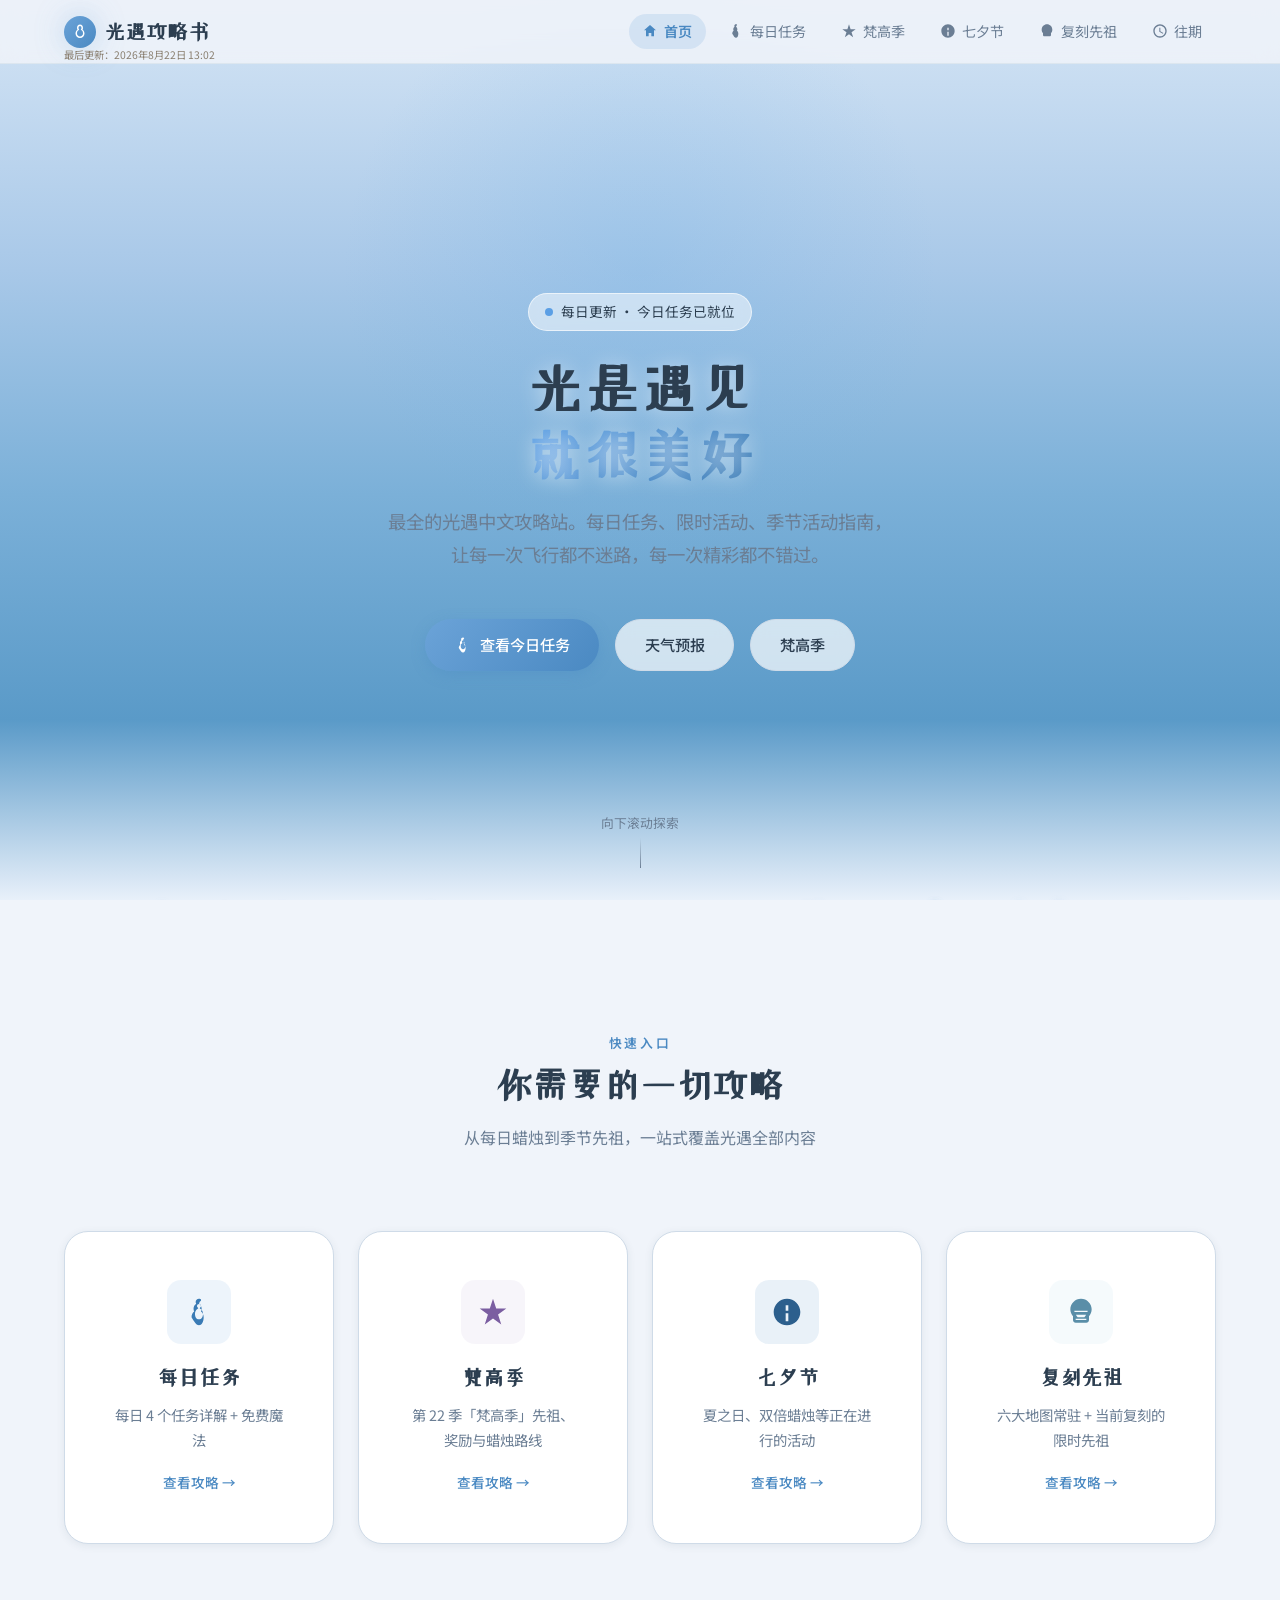
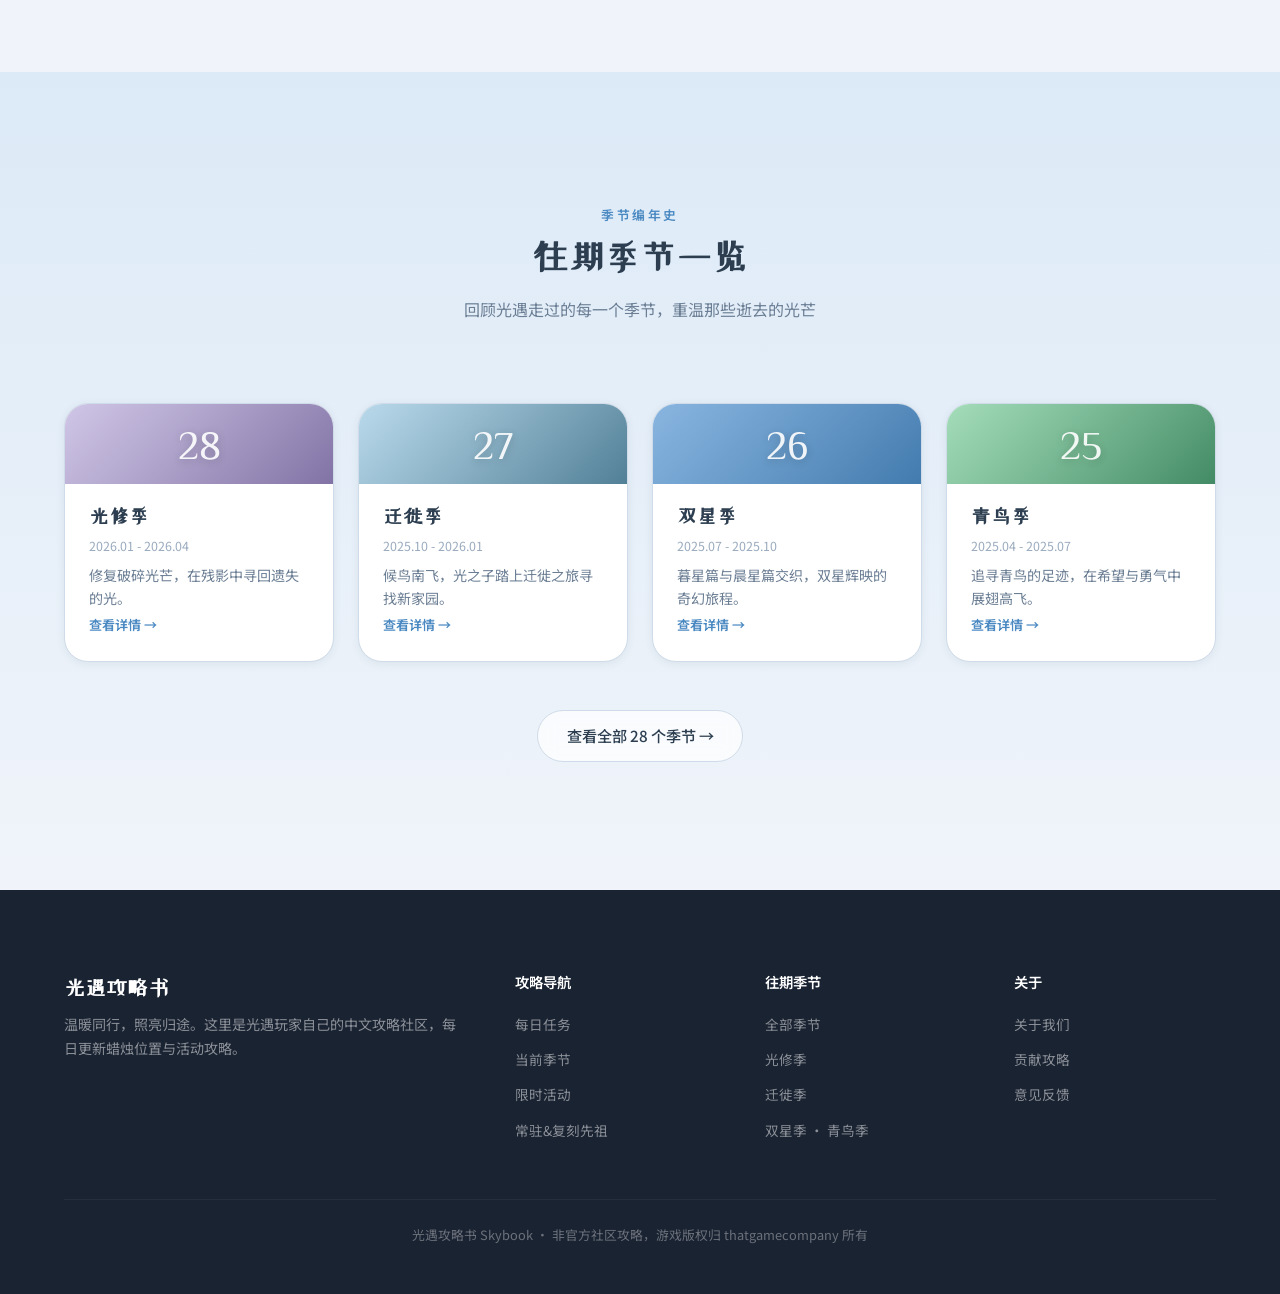
<file: index.html>
<!DOCTYPE html>
<html lang="zh-CN">
<head>
  <meta charset="UTF-8">
  <meta name="viewport" content="width=device-width, initial-scale=1.0">
  <title>光遇攻略书 | Skybook - 温暖同行，照亮归途</title>
  <meta name="description" content="光遇(Sky: Children of the Light)中文攻略站，涵盖每日任务、当前季节、限时活动、常驻&复刻先祖 5 大模块。">
  <link rel="stylesheet" href="css/style.css">
  <link href="https://fonts.googleapis.com/css2?family=ZCOOL+XiaoWei&family=Noto+Sans+SC:wght@400;500;700&display=swap" rel="stylesheet">
</head>
<body>

<!-- 漂浮光粒 -->
<div class="light-particles" id="particles"></div>

<!-- 导航栏 -->
<nav class="navbar" id="navbar">
  <div class="nav-container">
    <a href="index.html" class="nav-logo">
      <span class="logo-icon">
        <svg viewBox="0 0 24 24"><path d="M12 2C9.5 2 8 4 8 6.5c0 1 .3 1.8.7 2.5C7.5 9.5 6 11.5 6 14c0 3.3 2.7 6 6 6s6-2.7 6-6c0-2.5-1.5-4.5-2.7-5 .4-.7.7-1.5.7-2.5C16 4 14.5 2 12 2zm0 2c1 0 2 1 2 2.5 0 .5-.1 1-.4 1.5l-.5 1 1 .5c1 .5 1.9 1.7 1.9 4.5 0 2.2-1.8 4-4 4s-4-1.8-4-4c0-2.8.9-4 1.9-4.5l1-.5-.5-1c-.3-.5-.4-1-.4-1.5C10 5 11 4 12 4z"/></svg>
      </span>
      光遇攻略书
    </a>
    <ul class="nav-links" id="navLinks">
      <li><a href="index.html" class="active"><svg class="nav-icon" viewBox="0 0 24 24"><path d="M12 3l-9 8h3v9h4v-5h4v5h4v-9h3z"/></svg>首页</a></li>
      <li><a href="candles.html"><svg class="nav-icon" viewBox="0 0 24 24"><path d="M12 2c-1.5 0-2.5 1-2.5 2.5 0 .5.2 1 .4 1.3-1.2.8-2 2.2-2 3.7 0 .8.2 1.5.5 2.2-1.3 1-2 2.5-2 4.3C8.5 19.5 10 22 12 22s3.5-2.5 3.5-6c0-1.8-.7-3.3-2-4.3.3-.7.5-1.4.5-2.2 0-1.5-.8-2.9-2-3.7.3-.4.4-.9.4-1.3C14.5 3 13.5 2 12 2z"/></svg>每日任务</a></li>
      <li><a href="current-season.html"><svg class="nav-icon" viewBox="0 0 24 24"><path d="M12 2l2.4 7.4H22l-6.2 4.5 2.4 7.4L12 16.8l-6.2 4.5 2.4-7.4L2 9.4h7.6L12 2z"/></svg>梵高季</a></li>
      <li><a href="events.html"><svg class="nav-icon" viewBox="0 0 24 24"><path d="M12 2C6.48 2 2 6.48 2 12s4.48 10 10 10 10-4.48 10-10S17.52 2 12 2zm1 17h-2v-6h2v6zm0-8h-2V7h2v4z"/></svg>七夕节</a></li>
      <li><a href="spirits.html"><svg class="nav-icon" viewBox="0 0 24 24"><path d="M12 2C7.6 2 4 5.6 4 10c0 2 .8 3.8 2 5.1V18c0 1.1.9 2 2 2h8c1.1 0 2-.9 2-2v-2.9c1.2-1.3 2-3.1 2-5.1 0-4.4-3.6-8-8-8z"/></svg>复刻先祖</a></li>
      <li><a href="past-seasons.html"><svg class="nav-icon" viewBox="0 0 24 24"><path d="M11.99 2C6.47 2 2 6.48 2 12s4.47 10 9.99 10C17.52 22 22 17.52 22 12S17.52 2 11.99 2zM12 20c-4.42 0-8-3.58-8-8s3.58-8 8-8 8 3.58 8 8-3.58 8-8 8zm.5-13H11v6l5.25 3.15.75-1.23-4.5-2.67z"/></svg>往期</a></li>
    </ul>
    <div class="nav-toggle" id="navToggle">
      <span></span><span></span><span></span>
    </div>
    <div class="update-badge" id="lastUpdated"></div>
  </div>
</nav>

<!-- Hero -->
<header class="hero">
  <div class="hero-content">
    <div class="hero-badge">
      <span class="dot"></span>
      <span>每日更新 · 今日任务已就位</span>
    </div>
    <h1 class="hero-title">光是遇见<br><span class="highlight">就很美好</span></h1>
    <p class="hero-subtitle">
      最全的光遇中文攻略站。每日任务、限时活动、季节活动指南，<br>
      让每一次飞行都不迷路，每一次精彩都不错过。
    </p>
    <div class="hero-actions">
      <a href="candles.html" class="btn btn-primary">
        <svg width="18" height="18" viewBox="0 0 24 24" fill="white"><path d="M12 2c-1.5 0-2.5 1-2.5 2.5 0 .5.2 1 .4 1.3-1.2.8-2 2.2-2 3.7 0 .8.2 1.5.5 2.2-1.3 1-2 2.5-2 4.3C8.5 19.5 10 22 12 22s3.5-2.5 3.5-6c0-1.8-.7-3.3-2-4.3.3-.7.5-1.4.5-2.2 0-1.5-.8-2.9-2-3.7.3-.4.4-.9.4-1.3C14.5 3 13.5 2 12 2zm0 4c.8 0 1.5.7 1.5 1.5 0 .4-.1.7-.4 1l-.6.7.7.6c1.1.7 1.8 1.9 1.8 3.7 0 2.2-1 4-3 4s-3-1.8-3-4c0-1.8.7-3 1.8-3.7l.7-.6-.6-.7c-.3-.3-.4-.6-.4-1C10.5 6.7 11.2 6 12 6z"/></svg>
        查看今日任务
      </a>
      <a href="#" class="btn btn-ghost">天气预报</a>
      <a href="current-season.html" class="btn btn-ghost">梵高季</a>
    </div>
  </div>
  <div class="hero-scroll-hint">
    <span>向下滚动探索</span>
    <div class="arrow"></div>
  </div>
</header>

<!-- 快捷导航 -->
<section class="section">
  <div class="container">
    <div class="section-header reveal">
      <span class="section-eyebrow">快速入口</span>
      <h2 class="section-title">你需要的一切攻略</h2>
      <p class="section-subtitle">从每日蜡烛到季节先祖，一站式覆盖光遇全部内容</p>
    </div>
    <div class="quick-nav">
      <a href="candles.html" class="quick-card reveal" style="--card-gradient: linear-gradient(90deg, #6BA3D8, #4A89C2); --card-bg-tint: rgba(107, 163, 216, 0.12); --card-icon-color: #3A7BB5;">
        <div class="icon-wrap">
          <svg viewBox="0 0 24 24"><path d="M12 2c-1.5 0-2.5 1-2.5 2.5 0 .5.2 1 .4 1.3-1.2.8-2 2.2-2 3.7 0 .8.2 1.5.5 2.2-1.3 1-2 2.5-2 4.3C8.5 19.5 10 22 12 22s3.5-2.5 3.5-6c0-1.8-.7-3.3-2-4.3.3-.7.5-1.4.5-2.2 0-1.5-.8-2.9-2-3.7.3-.4.4-.9.4-1.3C14.5 3 13.5 2 12 2zm0 4c.8 0 1.5.7 1.5 1.5 0 .4-.1.7-.4 1l-.6.7.7.6c1.1.7 1.8 1.9 1.8 3.7 0 2.2-1 4-3 4s-3-1.8-3-4c0-1.8.7-3 1.8-3.7l.7-.6-.6-.7c-.3-.3-.4-.6-.4-1C10.5 6.7 11.2 6 12 6z"/></svg>
        </div>
        <h3>每日任务</h3>
        <p>每日 4 个任务详解 + 免费魔法</p>
        <span class="card-link">查看攻略 →</span>
      </a>
      <a href="current-season.html" class="quick-card reveal reveal-delay-1" style="--card-gradient: linear-gradient(90deg, #B8A8D4, #8B5A9E); --card-bg-tint: rgba(184, 168, 212, 0.12); --card-icon-color: #7B5EA1;">
        <div class="icon-wrap">
          <svg viewBox="0 0 24 24"><path d="M12 2l2.4 7.4H22l-6.2 4.5 2.4 7.4L12 16.8l-6.2 4.5 2.4-7.4L2 9.4h7.6L12 2z"/></svg>
        </div>
        <h3>梵高季</h3>
        <p>第 22 季「梵高季」先祖、奖励与蜡烛路线</p>
        <span class="card-link">查看攻略 →</span>
      </a>
      <a href="events.html" class="quick-card reveal reveal-delay-2" style="--card-gradient: linear-gradient(90deg, #4A89C2, #2C5F8D); --card-bg-tint: rgba(74, 137, 194, 0.12); --card-icon-color: #2C5F8D;">
        <div class="icon-wrap">
          <svg viewBox="0 0 24 24"><path d="M12 2C6.48 2 2 6.48 2 12s4.48 10 10 10 10-4.48 10-10S17.52 2 12 2zm1 17h-2v-6h2v6zm0-8h-2V7h2v4z"/></svg>
        </div>
        <h3>七夕节</h3>
        <p>夏之日、双倍蜡烛等正在进行的活动</p>
        <span class="card-link">查看攻略 →</span>
      </a>
      <a href="spirits.html" class="quick-card reveal reveal-delay-3" style="--card-gradient: linear-gradient(90deg, #A8D0E6, #7BA7C4); --card-bg-tint: rgba(168, 208, 230, 0.12); --card-icon-color: #5A8EA8;">
        <div class="icon-wrap">
          <svg viewBox="0 0 24 24"><path d="M12 2C7.6 2 4 5.6 4 10c0 2 .8 3.8 2 5.1V18c0 1.1.9 2 2 2h8c1.1 0 2-.9 2-2v-2.9c1.2-1.3 2-3.1 2-5.1 0-4.4-3.6-8-8-8zm-4 16v-1h8v1H8zm6.5-2h-5c-.6-.7-1-1.4-1.3-2h7.6c-.3.6-.7 1.3-1.3 2zm2.3-4H7.2c-.1-.3-.2-.7-.2-1h10c0 .3-.1.7-.2 1z"/></svg>
        </div>
        <h3>复刻先祖</h3>
        <p>六大地图常驻 + 当前复刻的限时先祖</p>
        <span class="card-link">查看攻略 →</span>
      </a>
    </div>
  </div>
</section>

<!-- 往期季节一览 -->
<section class="section" style="background: var(--gradient-sky-soft);">
  <div class="container">
    <div class="section-header reveal">
      <span class="section-eyebrow">季节编年史</span>
      <h2 class="section-title">往期季节一览</h2>
      <p class="section-subtitle">回顾光遇走过的每一个季节，重温那些逝去的光芒</p>
    </div>
    <div class="season-card-grid">
      <a href="season-detail.html?id=28" class="season-card reveal" style="text-decoration:none;">
        <div class="season-card-banner" style="background: linear-gradient(135deg, #C4B8E0, #9080B8);">
          <span class="season-num">28</span>
        </div>
        <div class="season-card-body">
          <h3>光修季</h3>
          <p class="season-card-date">2026.01 - 2026.04</p>
          <p>修复破碎光芒，在残影中寻回遗失的光。</p>
          <span class="season-card-link">查看详情 →</span>
        </div>
      </a>
      <a href="season-detail.html?id=27" class="season-card reveal reveal-delay-1" style="text-decoration:none;">
        <div class="season-card-banner" style="background: linear-gradient(135deg, #A8D0E6, #5A8EA8);">
          <span class="season-num">27</span>
        </div>
        <div class="season-card-body">
          <h3>迁徙季</h3>
          <p class="season-card-date">2025.10 - 2026.01</p>
          <p>候鸟南飞，光之子踏上迁徙之旅寻找新家园。</p>
          <span class="season-card-link">查看详情 →</span>
        </div>
      </a>
      <a href="season-detail.html?id=26" class="season-card reveal reveal-delay-2" style="text-decoration:none;">
        <div class="season-card-banner" style="background: linear-gradient(135deg, #6BA3D8, #4A89C2);">
          <span class="season-num">26</span>
        </div>
        <div class="season-card-body">
          <h3>双星季</h3>
          <p class="season-card-date">2025.07 - 2025.10</p>
          <p>暮星篇与晨星篇交织，双星辉映的奇幻旅程。</p>
          <span class="season-card-link">查看详情 →</span>
        </div>
      </a>
      <a href="season-detail.html?id=25" class="season-card reveal reveal-delay-3" style="text-decoration:none;">
        <div class="season-card-banner" style="background: linear-gradient(135deg, #8DD4A8, #4A9B70);">
          <span class="season-num">25</span>
        </div>
        <div class="season-card-body">
          <h3>青鸟季</h3>
          <p class="season-card-date">2025.04 - 2025.07</p>
          <p>追寻青鸟的足迹，在希望与勇气中展翅高飞。</p>
          <span class="season-card-link">查看详情 →</span>
        </div>
      </a>
    </div>
    <div style="text-align: center; margin-top: var(--space-xl);">
      <a href="past-seasons.html" class="btn btn-ghost">查看全部 28 个季节 →</a>
    </div>
  </div>
</section>

<!-- 页脚 -->
<footer class="footer">
  <div class="container">
    <div class="footer-content">
      <div class="footer-brand">
        <h3>光遇攻略书</h3>
        <p>温暖同行，照亮归途。这里是光遇玩家自己的中文攻略社区，每日更新蜡烛位置与活动攻略。</p>
      </div>
      <div class="footer-col">
        <h4>攻略导航</h4>
        <ul>
          <li><a href="candles.html">每日任务</a></li>
          <li><a href="current-season.html">当前季节</a></li>
          <li><a href="events.html">限时活动</a></li>
          <li><a href="spirits.html">常驻&复刻先祖</a></li>
        </ul>
      </div>
      <div class="footer-col">
        <h4>往期季节</h4>
        <ul>
          <li><a href="past-seasons.html">全部季节</a></li>
          <li><a href="season-detail.html?id=28">光修季</a></li>
          <li><a href="season-detail.html?id=27">迁徙季</a></li>
          <li><a href="season-detail.html?id=26">双星季 · 青鸟季</a></li>
        </ul>
      </div>
      <div class="footer-col">
        <h4>关于</h4>
        <ul>
          <li><a href="#">关于我们</a></li>
          <li><a href="#">贡献攻略</a></li>
          <li><a href="#">意见反馈</a></li>
        </ul>
      </div>
    </div>
    <div class="footer-bottom">
      <p>光遇攻略书 Skybook · 非官方社区攻略，游戏版权归 thatgamecompany 所有</p>
    </div>
  </div>
</footer>

<!-- 返回顶部 -->
<button class="back-to-top" id="backToTop" aria-label="返回顶部">
  <svg viewBox="0 0 24 24"><path d="M12 4l8 8h-5v8h-6v-8H4l8-8z"/></svg>
</button>

<script src="js/update-time.js"></script>
<script src="js/main.js"></script>
</body>
</html>
</file>
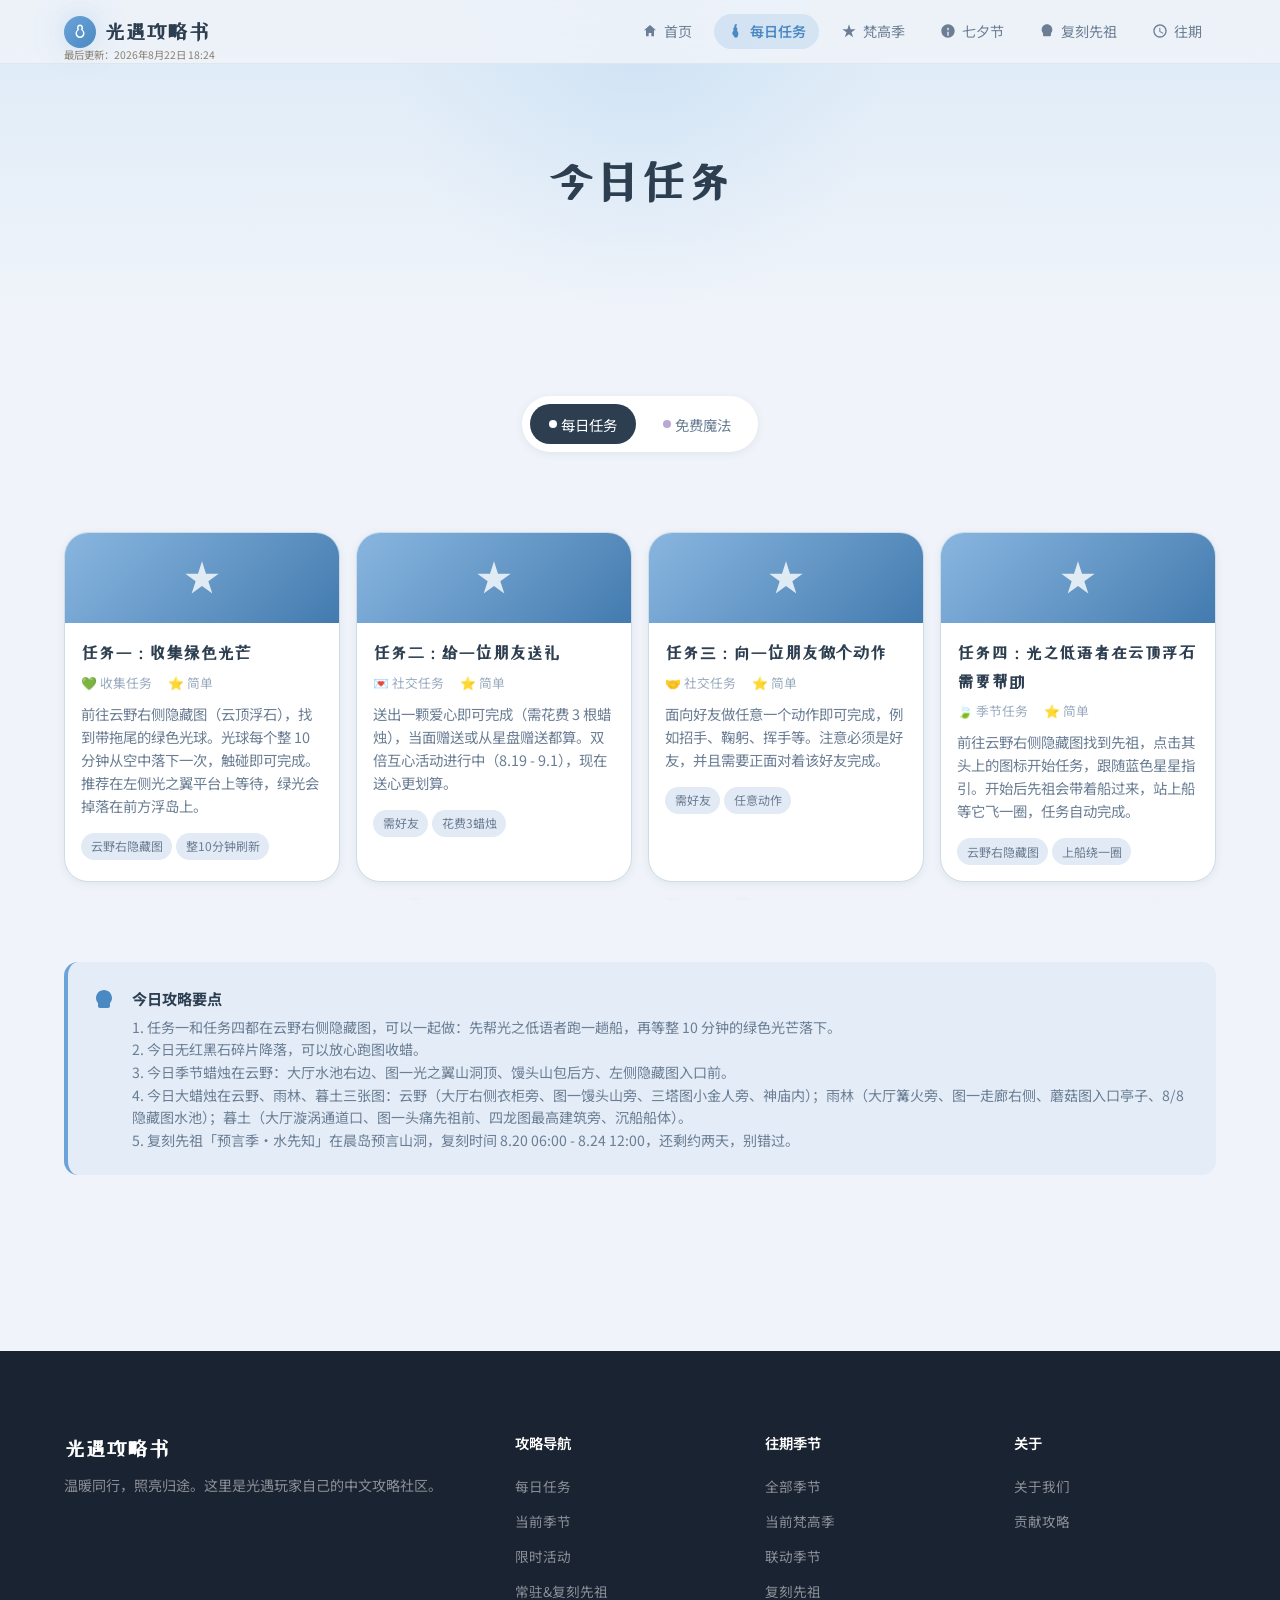
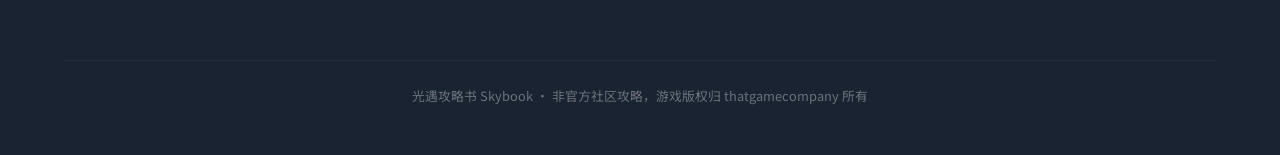
<file: candles-draft.html>
<!DOCTYPE html>
<html lang="zh-CN">
<head>
  <meta charset="UTF-8">
  <meta name="viewport" content="width=device-width, initial-scale=1.0">
  <title>今日任务 | 光遇攻略书</title>
  <meta name="description" content="光遇每日任务攻略，每日4个任务详解、免费魔法领取指南。">
  <link rel="stylesheet" href="css/style.css">
  <link href="https://fonts.googleapis.com/css2?family=ZCOOL+XiaoWei&family=Noto+Sans+SC:wght@400;500;700&display=swap" rel="stylesheet">
</head>
<body>

<div class="light-particles" id="particles"></div>

<!-- 导航栏 -->
<nav class="navbar" id="navbar">
  <div class="nav-container">
    <a href="index.html" class="nav-logo">
      <span class="logo-icon">
        <svg viewBox="0 0 24 24"><path d="M12 2C9.5 2 8 4 8 6.5c0 1 .3 1.8.7 2.5C7.5 9.5 6 11.5 6 14c0 3.3 2.7 6 6 6s6-2.7 6-6c0-2.5-1.5-4.5-2.7-5 .4-.7.7-1.5.7-2.5C16 4 14.5 2 12 2zm0 2c1 0 2 1 2 2.5 0 .5-.1 1-.4 1.5l-.5 1 1 .5c1 .5 1.9 1.7 1.9 4.5 0 2.2-1.8 4-4 4s-4-1.8-4-4c0-2.8.9-4 1.9-4.5l1-.5-.5-1c-.3-.5-.4-1-.4-1.5C10 5 11 4 12 4z"/></svg>
      </span>
      光遇攻略书
    </a>
    <ul class="nav-links" id="navLinks">
      <li><a href="index.html"><svg class="nav-icon" viewBox="0 0 24 24"><path d="M12 3l-9 8h3v9h4v-5h4v5h4v-9h3z"/></svg>首页</a></li>
      <li><a href="candles.html" class="active"><svg class="nav-icon" viewBox="0 0 24 24"><path d="M12 2c-1.5 0-2.5 1-2.5 2.5 0 .5.2 1 .4 1.3-1.2.8-2 2.2-2 3.7 0 .8.2 1.5.5 2.2-1.3 1-2 2.5-2 4.3C8.5 19.5 10 22 12 22s3.5-2.5 3.5-6c0-1.8-.7-3.3-2-4.3.3-.7.5-1.4.5-2.2 0-1.5-.8-2.9-2-3.7.3-.4.4-.9.4-1.3C14.5 3 13.5 2 12 2z"/></svg>每日任务</a></li>
      <li><a href="current-season.html"><svg class="nav-icon" viewBox="0 0 24 24"><path d="M12 2l2.4 7.4H22l-6.2 4.5 2.4 7.4L12 16.8l-6.2 4.5 2.4-7.4L2 9.4h7.6L12 2z"/></svg>梵高季</a></li>
      <li><a href="events.html"><svg class="nav-icon" viewBox="0 0 24 24"><path d="M12 2C6.48 2 2 6.48 2 12s4.48 10 10 10 10-4.48 10-10S17.52 2 12 2zm1 17h-2v-6h2v6zm0-8h-2V7h2v4z"/></svg>七夕节</a></li>
      <li><a href="spirits.html"><svg class="nav-icon" viewBox="0 0 24 24"><path d="M12 2C7.6 2 4 5.6 4 10c0 2 .8 3.8 2 5.1V18c0 1.1.9 2 2 2h8c1.1 0 2-.9 2-2v-2.9c1.2-1.3 2-3.1 2-5.1 0-4.4-3.6-8-8-8z"/></svg>复刻先祖</a></li>
      <li><a href="past-seasons.html"><svg class="nav-icon" viewBox="0 0 24 24"><path d="M11.99 2C6.47 2 2 6.48 2 12s4.47 10 9.99 10C17.52 22 22 17.52 22 12S17.52 2 11.99 2zM12 20c-4.42 0-8-3.58-8-8s3.58-8 8-8 8 3.58 8 8-3.58 8-8 8zm.5-13H11v6l5.25 3.15.75-1.23-4.5-2.67z"/></svg>往期</a></li>
    </ul>
    <div class="nav-toggle" id="navToggle">
      <span></span><span></span><span></span>
    </div>
    <div class="update-badge" id="lastUpdated"></div>
  </div>
</nav>

<!-- 页面头部 -->
<header class="page-header">
  <h1>今日任务</h1>
</header>

<!-- 标签导航 -->
<section class="section" style="padding-top: var(--space-2xl);">
  <div class="container">
    <div class="tab-nav" id="tabNav">
      <button class="tab-btn active" data-tab="daily"><span class="tab-dot" style="--tab-color: #6BA3D8;"></span>每日任务</button>
      <button class="tab-btn" data-tab="magic"><span class="tab-dot" style="--tab-color: #B8A8D4;"></span>免费魔法</button>
    </div>

    <!-- 每日任务 -->
    <div class="tab-content active" id="tab-daily">
      <div class="guide-grid">
        <div class="guide-card" style="--card-banner-color: linear-gradient(135deg, #6BA3D8, #4A89C2);">
          <div class="card-banner">
            <svg class="banner-icon" viewBox="0 0 24 24"><path d="M12 2l2.4 7.4H22l-6.2 4.5 2.4 7.4L12 16.8l-6.2 4.5 2.4-7.4L2 9.4h7.6L12 2z"/></svg>
          </div>
          <div class="card-body">
            <h3>任务一：收集绿色光芒</h3>
            <div class="card-meta">
              <span>💚 收集任务</span>
              <span>⭐ 简单</span>
            </div>
            <p>前往云野右侧隐藏图（云顶浮石），找到带拖尾的绿色光球。光球每个整 10 分钟从空中落下一次，触碰即可完成。推荐在左侧光之翼平台上等待，绿光会掉落在前方浮岛上。</p>
            <div class="card-tags"><span class="card-tag">云野右隐藏图</span><span class="card-tag">整10分钟刷新</span></div>
          </div>
        </div>
        <div class="guide-card" style="--card-banner-color: linear-gradient(135deg, #6BA3D8, #4A89C2);">
          <div class="card-banner">
            <svg class="banner-icon" viewBox="0 0 24 24"><path d="M12 2l2.4 7.4H22l-6.2 4.5 2.4 7.4L12 16.8l-6.2 4.5 2.4-7.4L2 9.4h7.6L12 2z"/></svg>
          </div>
          <div class="card-body">
            <h3>任务二：给一位朋友送礼</h3>
            <div class="card-meta">
              <span>💌 社交任务</span>
              <span>⭐ 简单</span>
            </div>
            <p>送出一颗爱心即可完成（需花费 3 根蜡烛），当面赠送或从星盘赠送都算。双倍互心活动进行中（8.19 - 9.1），现在送心更划算。</p>
            <div class="card-tags"><span class="card-tag">需好友</span><span class="card-tag">花费3蜡烛</span></div>
          </div>
        </div>
        <div class="guide-card" style="--card-banner-color: linear-gradient(135deg, #6BA3D8, #4A89C2);">
          <div class="card-banner">
            <svg class="banner-icon" viewBox="0 0 24 24"><path d="M12 2l2.4 7.4H22l-6.2 4.5 2.4 7.4L12 16.8l-6.2 4.5 2.4-7.4L2 9.4h7.6L12 2z"/></svg>
          </div>
          <div class="card-body">
            <h3>任务三：向一位朋友做个动作</h3>
            <div class="card-meta">
              <span>🤝 社交任务</span>
              <span>⭐ 简单</span>
            </div>
            <p>面向好友做任意一个动作即可完成，例如招手、鞠躬、挥手等。注意必须是好友，并且需要正面对着该好友完成。</p>
            <div class="card-tags"><span class="card-tag">需好友</span><span class="card-tag">任意动作</span></div>
          </div>
        </div>
        <div class="guide-card" style="--card-banner-color: linear-gradient(135deg, #6BA3D8, #4A89C2);">
          <div class="card-banner">
            <svg class="banner-icon" viewBox="0 0 24 24"><path d="M12 2l2.4 7.4H22l-6.2 4.5 2.4 7.4L12 16.8l-6.2 4.5 2.4-7.4L2 9.4h7.6L12 2z"/></svg>
          </div>
          <div class="card-body">
            <h3>任务四：光之低语者在云顶浮石需要帮助</h3>
            <div class="card-meta">
              <span>🍃 季节任务</span>
              <span>⭐ 简单</span>
            </div>
            <p>前往云野右侧隐藏图找到先祖，点击其头上的图标开始任务，跟随蓝色星星指引。开始后先祖会带着船过来，站上船等它飞一圈，任务自动完成。</p>
            <div class="card-tags"><span class="card-tag">云野右隐藏图</span><span class="card-tag">上船绕一圈</span></div>
          </div>
        </div>
      </div>
    </div>

    <!-- 免费魔法 -->
    <div class="tab-content" id="tab-magic">
      <div class="guide-grid">
        <div class="guide-card" style="--card-banner-color: linear-gradient(135deg, #B8A8D4, #8B5A9E);">
          <div class="card-banner">
            <svg class="banner-icon" viewBox="0 0 24 24"><path d="M12 2l2.4 7.4H22l-6.2 4.5 2.4 7.4L12 16.8l-6.2 4.5 2.4-7.4L2 9.4h7.6L12 2z"/></svg>
          </div>
          <div class="card-body">
            <h3>长大成人 ×1</h3>
            <div class="card-meta">
              <span>📍 魔法工坊</span>
              <span>🔄 每周六免费</span>
            </div>
            <p>在遇境魔法工坊、遗忘方舟魔法船或云巢魔法商店处免费领取。使用后体型变大，效果持续一段时间。每周六可领取一次。</p>
            <div class="card-tags"><span class="card-tag">遇境/方舟/云巢</span></div>
          </div>
        </div>
        <div class="guide-card" style="--card-banner-color: linear-gradient(135deg, #B8A8D4, #8B5A9E);">
          <div class="card-banner">
            <svg class="banner-icon" viewBox="0 0 24 24"><path d="M12 2l2.4 7.4H22l-6.2 4.5 2.4 7.4L12 16.8l-6.2 4.5 2.4-7.4L2 9.4h7.6L12 2z"/></svg>
          </div>
          <div class="card-body">
            <h3>返老还童 ×1</h3>
            <div class="card-meta">
              <span>📍 魔法工坊</span>
              <span>🔄 每周六免费</span>
            </div>
            <p>在遇境魔法工坊、遗忘方舟魔法船或云巢魔法商店处免费领取。使用后体型变小，效果持续一段时间。每周六可领取一次。</p>
            <div class="card-tags"><span class="card-tag">遇境/方舟/云巢</span></div>
          </div>
        </div>
        <div class="guide-card" style="--card-banner-color: linear-gradient(135deg, #B8A8D4, #8B5A9E);">
          <div class="card-banner">
            <svg class="banner-icon" viewBox="0 0 24 24"><path d="M12 2l2.4 7.4H22l-6.2 4.5 2.4 7.4L12 16.8l-6.2 4.5 2.4-7.4L2 9.4h7.6L12 2z"/></svg>
          </div>
          <div class="card-body">
            <h3>七夕节限时活动</h3>
            <div class="card-meta">
              <span>🎁 七夕节</span>
              <span>⏰ 8.19 - 9.1</span>
            </div>
            <p>七夕节活动进行中！可兑换新物品：花梳子发饰、繁花绣球；新礼包：星河烂漫裙子、飞鸟肩饰。返场物品包括鹊桥相会套装、飞鸟纸伞等。双倍互心同步进行中。</p>
            <div class="card-tags"><span class="card-tag">七夕限定</span></div>
          </div>
        </div>
      </div>
    </div>

    <!-- 任务技巧 -->
    <div class="tip-box reveal" style="margin-top: var(--space-2xl);">
      <svg class="tip-icon" viewBox="0 0 24 24"><path d="M12 2C7.6 2 4 5.6 4 10c0 2 .8 3.8 2 5.1V18c0 1.1.9 2 2 2h8c1.1 0 2-.9 2-2v-2.9c1.2-1.3 2-3.1 2-5.1 0-4.4-3.6-8-8-8z"/></svg>
      <div class="tip-content">
        <h4>今日攻略要点</h4>
        <p>
          1. 任务一和任务四都在云野右侧隐藏图，可以一起做：先帮光之低语者跑一趟船，再等整 10 分钟的绿色光芒落下。<br>
          2. 今日无红黑石碎片降落，可以放心跑图收蜡。<br>
          3. 今日季节蜡烛在云野：大厅水池右边、图一光之翼山洞顶、馒头山包后方、左侧隐藏图入口前。<br>
          4. 今日大蜡烛在云野、雨林、暮土三张图：云野（大厅右侧衣柜旁、图一馒头山旁、三塔图小金人旁、神庙内）；雨林（大厅篝火旁、图一走廊右侧、蘑菇图入口亭子、8/8 隐藏图水池）；暮土（大厅漩涡通道口、图一头痛先祖前、四龙图最高建筑旁、沉船船体）。<br>
          5. 复刻先祖「预言季·水先知」在晨岛预言山洞，复刻时间 8.20 06:00 - 8.24 12:00，还剩约两天，别错过。
        </p>
      </div>
    </div>
  </div>
</section>

<!-- 页脚 -->
<footer class="footer">
  <div class="container">
    <div class="footer-content">
      <div class="footer-brand">
        <h3>光遇攻略书</h3>
        <p>温暖同行，照亮归途。这里是光遇玩家自己的中文攻略社区。</p>
      </div>
            <div class="footer-col">
        <h4>攻略导航</h4>
        <ul>
          <li><a href="candles.html">每日任务</a></li>
          <li><a href="current-season.html">当前季节</a></li>
          <li><a href="events.html">限时活动</a></li>
          <li><a href="spirits.html">常驻&复刻先祖</a></li>
        </ul>
      </div>
      <div class="footer-col">
        <h4>往期季节</h4>
        <ul>
          <li><a href="past-seasons.html">全部季节</a></li>
          <li><a href="current-season.html">当前梵高季</a></li>
          <li><a href="season-detail.html?id=10">联动季节</a></li>
          <li><a href="spirits.html">复刻先祖</a></li>
        </ul>
      </div>
      <div class="footer-col">
        <h4>关于</h4>
        <ul>
          <li><a href="#">关于我们</a></li>
          <li><a href="#">贡献攻略</a></li>
        </ul>
      </div>
    </div>
    <div class="footer-bottom">
      <p>光遇攻略书 Skybook · 非官方社区攻略，游戏版权归 thatgamecompany 所有</p>
    </div>
  </div>
</footer>

<button class="back-to-top" id="backToTop" aria-label="返回顶部">
  <svg viewBox="0 0 24 24"><path d="M12 4l8 8h-5v8h-6v-8H4l8-8z"/></svg>
</button>

<script src="js/update-time.js"></script>
<script src="js/main.js"></script>
</body>
</html>
</file>
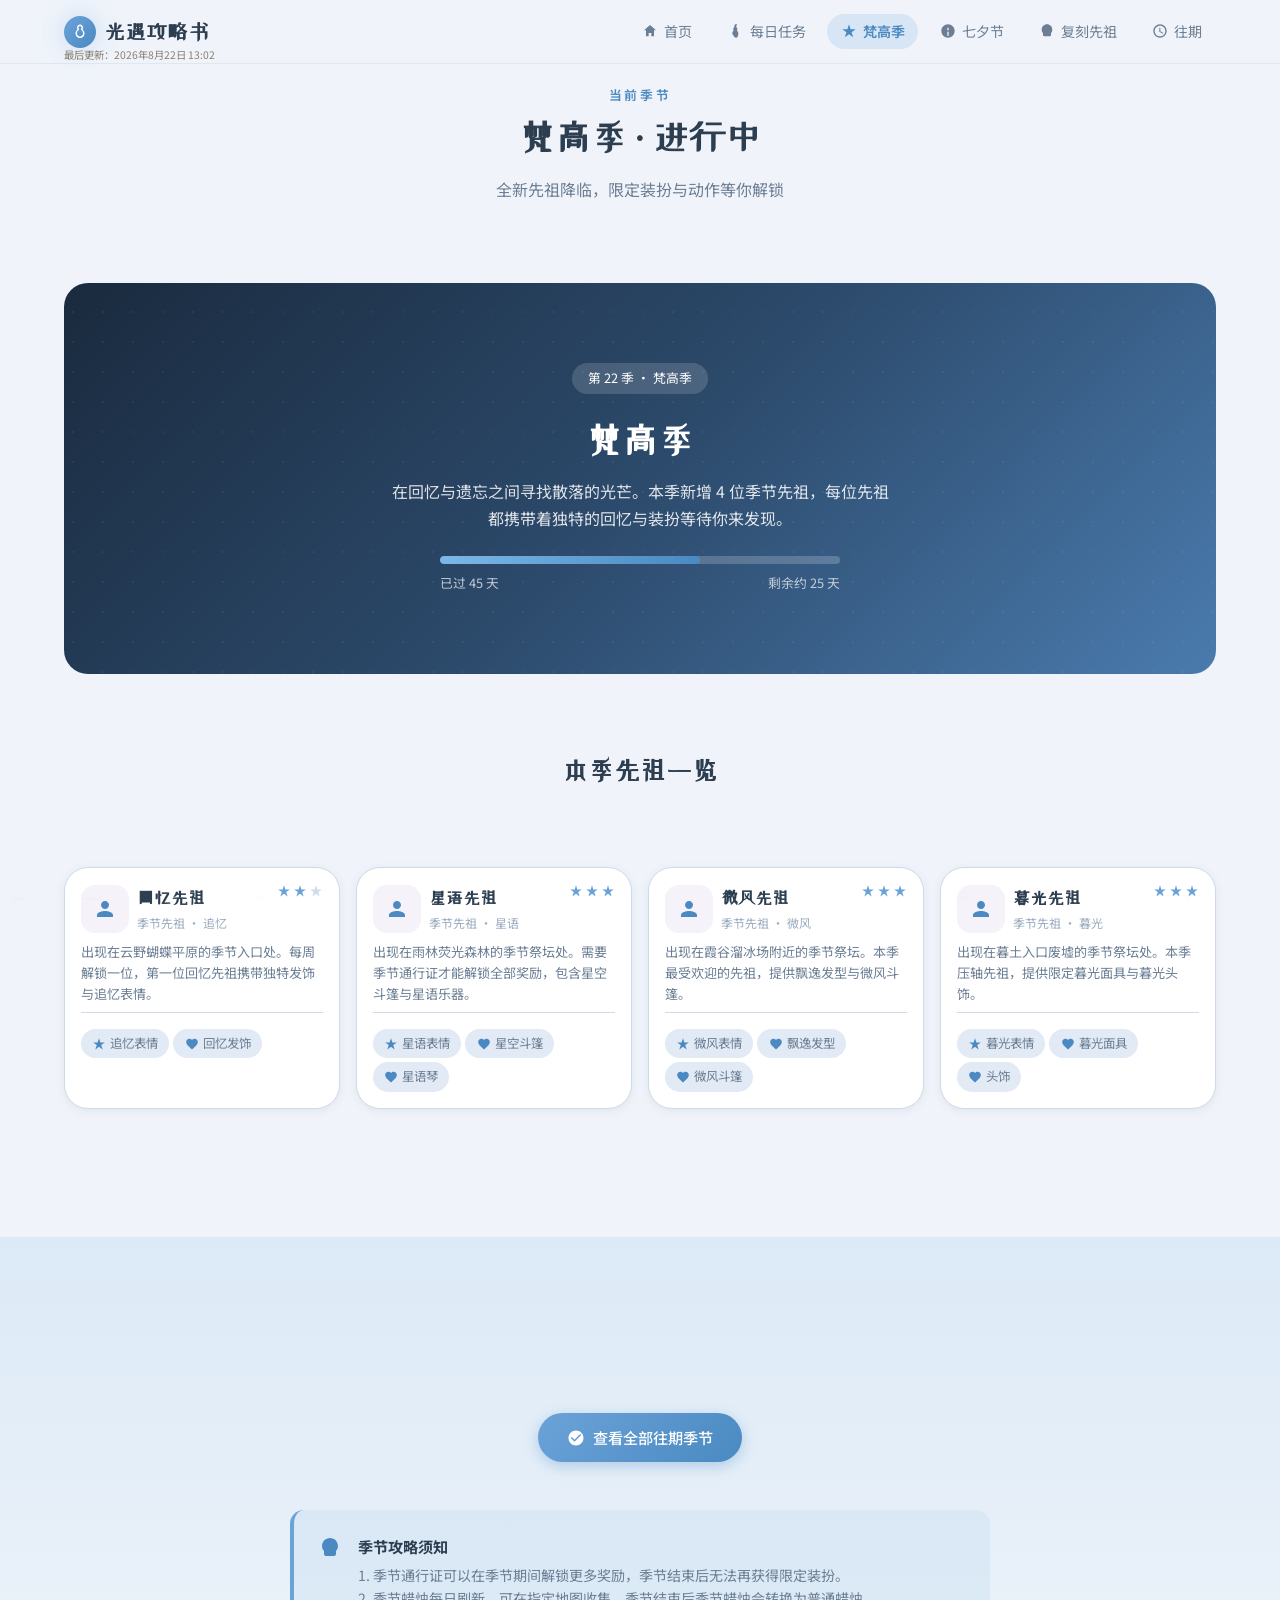
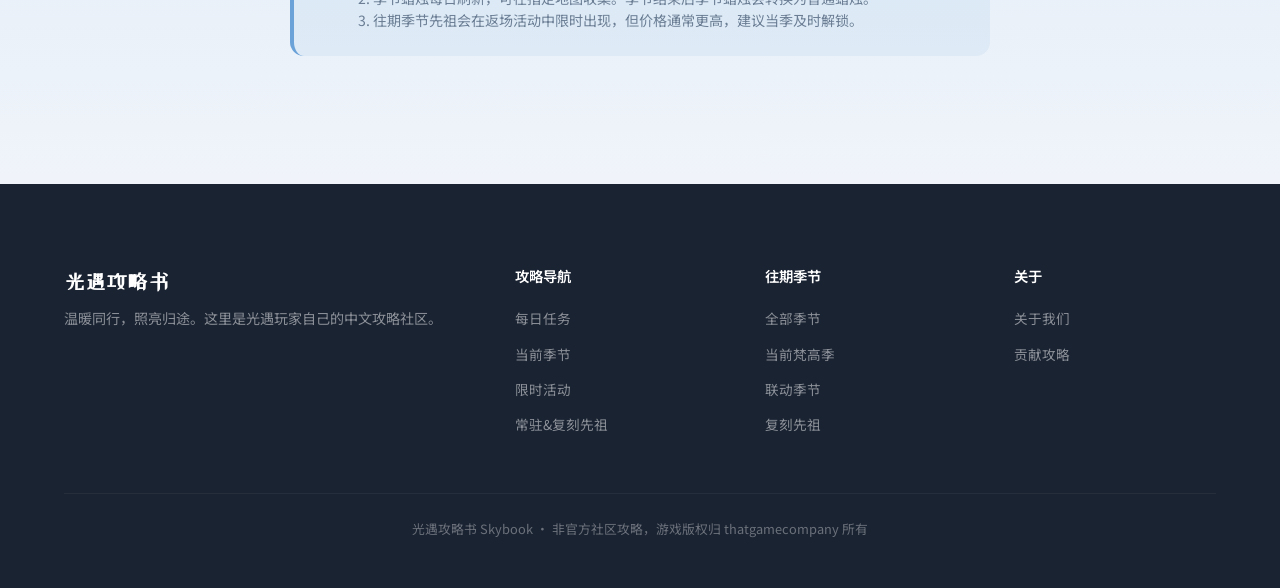
<file: current-season.html>
<!DOCTYPE html>
<html lang="zh-CN">
<head>
  <meta charset="UTF-8">
  <meta name="viewport" content="width=device-width, initial-scale=1.0">
  <title>当前季节 · 梵高季 | 光遇攻略书</title>
  <meta name="description" content="梵高季详情：本季先祖、季节蜡烛位置、奖励装扮、结束时间与往期季节回顾。">
  <link rel="stylesheet" href="css/style.css">
  <link href="https://fonts.googleapis.com/css2?family=ZCOOL+XiaoWei&family=Noto+Sans+SC:wght@400;500;700&display=swap" rel="stylesheet">
</head>
<body>

<div class="light-particles" id="particles"></div>

<!-- 导航栏 -->
<nav class="navbar" id="navbar">
  <div class="nav-container">
    <a href="index.html" class="nav-logo">
      <span class="logo-icon">
        <svg viewBox="0 0 24 24"><path d="M12 2C9.5 2 8 4 8 6.5c0 1 .3 1.8.7 2.5C7.5 9.5 6 11.5 6 14c0 3.3 2.7 6 6 6s6-2.7 6-6c0-2.5-1.5-4.5-2.7-5 .4-.7.7-1.5.7-2.5C16 4 14.5 2 12 2zm0 2c1 0 2 1 2 2.5 0 .5-.1 1-.4 1.5l-.5 1 1 .5c1 .5 1.9 1.7 1.9 4.5 0 2.2-1.8 4-4 4s-4-1.8-4-4c0-2.8.9-4 1.9-4.5l1-.5-.5-1c-.3-.5-.4-1-.4-1.5C10 5 11 4 12 4z"/></svg>
      </span>
      光遇攻略书
    </a>
    <ul class="nav-links" id="navLinks">
      <li><a href="index.html"><svg class="nav-icon" viewBox="0 0 24 24"><path d="M12 3l-9 8h3v9h4v-5h4v5h4v-9h3z"/></svg>首页</a></li>
      <li><a href="candles.html"><svg class="nav-icon" viewBox="0 0 24 24"><path d="M12 2c-1.5 0-2.5 1-2.5 2.5 0 .5.2 1 .4 1.3-1.2.8-2 2.2-2 3.7 0 .8.2 1.5.5 2.2-1.3 1-2 2.5-2 4.3C8.5 19.5 10 22 12 22s3.5-2.5 3.5-6c0-1.8-.7-3.3-2-4.3.3-.7.5-1.4.5-2.2 0-1.5-.8-2.9-2-3.7.3-.4.4-.9.4-1.3C14.5 3 13.5 2 12 2z"/></svg>每日任务</a></li>
      <li><a href="current-season.html" class="active"><svg class="nav-icon" viewBox="0 0 24 24"><path d="M12 2l2.4 7.4H22l-6.2 4.5 2.4 7.4L12 16.8l-6.2 4.5 2.4-7.4L2 9.4h7.6L12 2z"/></svg>梵高季</a></li>
      <li><a href="events.html"><svg class="nav-icon" viewBox="0 0 24 24"><path d="M12 2C6.48 2 2 6.48 2 12s4.48 10 10 10 10-4.48 10-10S17.52 2 12 2zm1 17h-2v-6h2v6zm0-8h-2V7h2v4z"/></svg>七夕节</a></li>
      <li><a href="spirits.html"><svg class="nav-icon" viewBox="0 0 24 24"><path d="M12 2C7.6 2 4 5.6 4 10c0 2 .8 3.8 2 5.1V18c0 1.1.9 2 2 2h8c1.1 0 2-.9 2-2v-2.9c1.2-1.3 2-3.1 2-5.1 0-4.4-3.6-8-8-8z"/></svg>复刻先祖</a></li>
      <li><a href="past-seasons.html"><svg class="nav-icon" viewBox="0 0 24 24"><path d="M11.99 2C6.47 2 2 6.48 2 12s4.47 10 9.99 10C17.52 22 22 17.52 22 12S17.52 2 11.99 2zM12 20c-4.42 0-8-3.58-8-8s3.58-8 8-8 8 3.58 8 8-3.58 8-8 8zm.5-13H11v6l5.25 3.15.75-1.23-4.5-2.67z"/></svg>往期</a></li>
    </ul>
    <div class="nav-toggle" id="navToggle">
      <span></span><span></span><span></span>
    </div>
    <div class="update-badge" id="lastUpdated"></div>
  </div>
</nav>

<!-- 当季活动 -->
<section class="section" style="padding-top: var(--space-2xl);">
  <div class="container">
    <div class="section-header reveal">
      <span class="section-eyebrow">当前季节</span>
      <h2 class="section-title">梵高季 · 进行中</h2>
      <p class="section-subtitle">全新先祖降临，限定装扮与动作等你解锁</p>
    </div>

    <div class="season-hero reveal">
      <span class="season-badge">第 22 季 · 梵高季</span>
      <h2>梵高季</h2>
      <p>在回忆与遗忘之间寻找散落的光芒。本季新增 4 位季节先祖，每位先祖都携带着独特的回忆与装扮等待你来发现。</p>
      <div class="season-progress">
        <div class="season-progress-bar">
          <div class="season-progress-fill"></div>
        </div>
        <div class="season-progress-label">
          <span>已过 45 天</span>
          <span>剩余约 25 天</span>
        </div>
      </div>
    </div>

    <!-- 季节先祖 -->
    <div class="section-header reveal" style="margin-top: var(--space-2xl);">
      <h3 class="section-title" style="font-size: 1.6rem;">本季先祖一览</h3>
    </div>
    <div class="spirit-grid">
      <div class="spirit-card" style="--spirit-color: rgba(184, 168, 212, 0.15);">
        <div class="spirit-difficulty">
          <svg class="star" viewBox="0 0 24 24"><path d="M12 2l2.4 7.4H22l-6.2 4.5 2.4 7.4L12 16.8l-6.2 4.5 2.4-7.4L2 9.4h7.6L12 2z"/></svg>
          <svg class="star" viewBox="0 0 24 24"><path d="M12 2l2.4 7.4H22l-6.2 4.5 2.4 7.4L12 16.8l-6.2 4.5 2.4-7.4L2 9.4h7.6L12 2z"/></svg>
          <svg class="star empty" viewBox="0 0 24 24"><path d="M12 2l2.4 7.4H22l-6.2 4.5 2.4 7.4L12 16.8l-6.2 4.5 2.4-7.4L2 9.4h7.6L12 2z"/></svg>
        </div>
        <div class="spirit-header">
          <div class="spirit-avatar"><svg viewBox="0 0 24 24"><path d="M12 12c2.2 0 4-1.8 4-4s-1.8-4-4-4-4 1.8-4 4 1.8 4 4 4zm0 2c-2.7 0-8 1.3-8 4v2h16v-2c0-2.7-5.3-4-8-4z"/></svg></div>
          <div><h3>回忆先祖</h3><p class="spirit-type">季节先祖 · 追忆</p></div>
        </div>
        <p class="spirit-desc">出现在云野蝴蝶平原的季节入口处。每周解锁一位，第一位回忆先祖携带独特发饰与追忆表情。</p>
        <div class="spirit-rewards">
          <span class="spirit-reward"><svg viewBox="0 0 24 24"><path d="M12 2l2.4 7.4H22l-6.2 4.5 2.4 7.4L12 16.8l-6.2 4.5 2.4-7.4L2 9.4h7.6L12 2z"/></svg> 追忆表情</span>
          <span class="spirit-reward"><svg viewBox="0 0 24 24"><path d="M12 21.35l-1.45-1.32C5.4 15.36 2 12.28 2 8.5 2 5.42 4.42 3 7.5 3c1.74 0 3.41.81 4.5 2.09C13.09 3.81 14.76 3 16.5 3 19.58 3 22 5.42 22 8.5c0 3.78-3.4 6.86-8.55 11.54L12 21.35z"/></svg> 回忆发饰</span>
        </div>
      </div>

      <div class="spirit-card" style="--spirit-color: rgba(184, 168, 212, 0.15);">
        <div class="spirit-difficulty">
          <svg class="star" viewBox="0 0 24 24"><path d="M12 2l2.4 7.4H22l-6.2 4.5 2.4 7.4L12 16.8l-6.2 4.5 2.4-7.4L2 9.4h7.6L12 2z"/></svg>
          <svg class="star" viewBox="0 0 24 24"><path d="M12 2l2.4 7.4H22l-6.2 4.5 2.4 7.4L12 16.8l-6.2 4.5 2.4-7.4L2 9.4h7.6L12 2z"/></svg>
          <svg class="star" viewBox="0 0 24 24"><path d="M12 2l2.4 7.4H22l-6.2 4.5 2.4 7.4L12 16.8l-6.2 4.5 2.4-7.4L2 9.4h7.6L12 2z"/></svg>
        </div>
        <div class="spirit-header">
          <div class="spirit-avatar"><svg viewBox="0 0 24 24"><path d="M12 12c2.2 0 4-1.8 4-4s-1.8-4-4-4-4 1.8-4 4 1.8 4 4 4zm0 2c-2.7 0-8 1.3-8 4v2h16v-2c0-2.7-5.3-4-8-4z"/></svg></div>
          <div><h3>星语先祖</h3><p class="spirit-type">季节先祖 · 星语</p></div>
        </div>
        <p class="spirit-desc">出现在雨林荧光森林的季节祭坛处。需要季节通行证才能解锁全部奖励，包含星空斗篷与星语乐器。</p>
        <div class="spirit-rewards">
          <span class="spirit-reward"><svg viewBox="0 0 24 24"><path d="M12 2l2.4 7.4H22l-6.2 4.5 2.4 7.4L12 16.8l-6.2 4.5 2.4-7.4L2 9.4h7.6L12 2z"/></svg> 星语表情</span>
          <span class="spirit-reward"><svg viewBox="0 0 24 24"><path d="M12 21.35l-1.45-1.32C5.4 15.36 2 12.28 2 8.5 2 5.42 4.42 3 7.5 3c1.74 0 3.41.81 4.5 2.09C13.09 3.81 14.76 3 16.5 3 19.58 3 22 5.42 22 8.5c0 3.78-3.4 6.86-8.55 11.54L12 21.35z"/></svg> 星空斗篷</span>
          <span class="spirit-reward"><svg viewBox="0 0 24 24"><path d="M12 21.35l-1.45-1.32C5.4 15.36 2 12.28 2 8.5 2 5.42 4.42 3 7.5 3c1.74 0 3.41.81 4.5 2.09C13.09 3.81 14.76 3 16.5 3 19.58 3 22 5.42 22 8.5c0 3.78-3.4 6.86-8.55 11.54L12 21.35z"/></svg> 星语琴</span>
        </div>
      </div>

      <div class="spirit-card" style="--spirit-color: rgba(184, 168, 212, 0.15);">
        <div class="spirit-difficulty">
          <svg class="star" viewBox="0 0 24 24"><path d="M12 2l2.4 7.4H22l-6.2 4.5 2.4 7.4L12 16.8l-6.2 4.5 2.4-7.4L2 9.4h7.6L12 2z"/></svg>
          <svg class="star" viewBox="0 0 24 24"><path d="M12 2l2.4 7.4H22l-6.2 4.5 2.4 7.4L12 16.8l-6.2 4.5 2.4-7.4L2 9.4h7.6L12 2z"/></svg>
          <svg class="star" viewBox="0 0 24 24"><path d="M12 2l2.4 7.4H22l-6.2 4.5 2.4 7.4L12 16.8l-6.2 4.5 2.4-7.4L2 9.4h7.6L12 2z"/></svg>
        </div>
        <div class="spirit-header">
          <div class="spirit-avatar"><svg viewBox="0 0 24 24"><path d="M12 12c2.2 0 4-1.8 4-4s-1.8-4-4-4-4 1.8-4 4 1.8 4 4 4zm0 2c-2.7 0-8 1.3-8 4v2h16v-2c0-2.7-5.3-4-8-4z"/></svg></div>
          <div><h3>微风先祖</h3><p class="spirit-type">季节先祖 · 微风</p></div>
        </div>
        <p class="spirit-desc">出现在霞谷溜冰场附近的季节祭坛。本季最受欢迎的先祖，提供飘逸发型与微风斗篷。</p>
        <div class="spirit-rewards">
          <span class="spirit-reward"><svg viewBox="0 0 24 24"><path d="M12 2l2.4 7.4H22l-6.2 4.5 2.4 7.4L12 16.8l-6.2 4.5 2.4-7.4L2 9.4h7.6L12 2z"/></svg> 微风表情</span>
          <span class="spirit-reward"><svg viewBox="0 0 24 24"><path d="M12 21.35l-1.45-1.32C5.4 15.36 2 12.28 2 8.5 2 5.42 4.42 3 7.5 3c1.74 0 3.41.81 4.5 2.09C13.09 3.81 14.76 3 16.5 3 19.58 3 22 5.42 22 8.5c0 3.78-3.4 6.86-8.55 11.54L12 21.35z"/></svg> 飘逸发型</span>
          <span class="spirit-reward"><svg viewBox="0 0 24 24"><path d="M12 21.35l-1.45-1.32C5.4 15.36 2 12.28 2 8.5 2 5.42 4.42 3 7.5 3c1.74 0 3.41.81 4.5 2.09C13.09 3.81 14.76 3 16.5 3 19.58 3 22 5.42 22 8.5c0 3.78-3.4 6.86-8.55 11.54L12 21.35z"/></svg> 微风斗篷</span>
        </div>
      </div>

      <div class="spirit-card" style="--spirit-color: rgba(184, 168, 212, 0.15);">
        <div class="spirit-difficulty">
          <svg class="star" viewBox="0 0 24 24"><path d="M12 2l2.4 7.4H22l-6.2 4.5 2.4 7.4L12 16.8l-6.2 4.5 2.4-7.4L2 9.4h7.6L12 2z"/></svg>
          <svg class="star" viewBox="0 0 24 24"><path d="M12 2l2.4 7.4H22l-6.2 4.5 2.4 7.4L12 16.8l-6.2 4.5 2.4-7.4L2 9.4h7.6L12 2z"/></svg>
          <svg class="star" viewBox="0 0 24 24"><path d="M12 2l2.4 7.4H22l-6.2 4.5 2.4 7.4L12 16.8l-6.2 4.5 2.4-7.4L2 9.4h7.6L12 2z"/></svg>
        </div>
        <div class="spirit-header">
          <div class="spirit-avatar"><svg viewBox="0 0 24 24"><path d="M12 12c2.2 0 4-1.8 4-4s-1.8-4-4-4-4 1.8-4 4 1.8 4 4 4zm0 2c-2.7 0-8 1.3-8 4v2h16v-2c0-2.7-5.3-4-8-4z"/></svg></div>
          <div><h3>暮光先祖</h3><p class="spirit-type">季节先祖 · 暮光</p></div>
        </div>
        <p class="spirit-desc">出现在暮土入口废墟的季节祭坛处。本季压轴先祖，提供限定暮光面具与暮光头饰。</p>
        <div class="spirit-rewards">
          <span class="spirit-reward"><svg viewBox="0 0 24 24"><path d="M12 2l2.4 7.4H22l-6.2 4.5 2.4 7.4L12 16.8l-6.2 4.5 2.4-7.4L2 9.4h7.6L12 2z"/></svg> 暮光表情</span>
          <span class="spirit-reward"><svg viewBox="0 0 24 24"><path d="M12 21.35l-1.45-1.32C5.4 15.36 2 12.28 2 8.5 2 5.42 4.42 3 7.5 3c1.74 0 3.41.81 4.5 2.09C13.09 3.81 14.76 3 16.5 3 19.58 3 22 5.42 22 8.5c0 3.78-3.4 6.86-8.55 11.54L12 21.35z"/></svg> 暮光面具</span>
          <span class="spirit-reward"><svg viewBox="0 0 24 24"><path d="M12 21.35l-1.45-1.32C5.4 15.36 2 12.28 2 8.5 2 5.42 4.42 3 7.5 3c1.74 0 3.41.81 4.5 2.09C13.09 3.81 14.76 3 16.5 3 19.58 3 22 5.42 22 8.5c0 3.78-3.4 6.86-8.55 11.54L12 21.35z"/></svg> 头饰</span>
        </div>
      </div>
    </div>
  </div>
</section>

<!-- 季节时间线 -->
<section class="section" style="background: var(--gradient-sky-soft);">
  <div class="container">
    <div class="reveal" style="text-align: center; margin-top: var(--space-xl);">
      <a href="past-seasons.html" class="btn btn-primary">
        <svg viewBox="0 0 24 24" width="18" height="18" fill="currentColor"><path d="M12 2C6.48 2 2 6.48 2 12s4.48 10 10 10 10-4.48 10-10S17.52 2 12 2zm-2 15l-5-5 1.41-1.41L10 14.17l7.59-7.59L19 8l-9 9z"/></svg>
        查看全部往期季节
      </a>
    </div>

    <!-- 季节提示 -->
    <div class="tip-box reveal" style="max-width: 700px; margin: var(--space-xl) auto 0;">
      <svg class="tip-icon" viewBox="0 0 24 24"><path d="M12 2C7.6 2 4 5.6 4 10c0 2 .8 3.8 2 5.1V18c0 1.1.9 2 2 2h8c1.1 0 2-.9 2-2v-2.9c1.2-1.3 2-3.1 2-5.1 0-4.4-3.6-8-8-8z"/></svg>
      <div class="tip-content">
        <h4>季节攻略须知</h4>
        <p>
          1. 季节通行证可以在季节期间解锁更多奖励，季节结束后无法再获得限定装扮。<br>
          2. 季节蜡烛每日刷新，可在指定地图收集。季节结束后季节蜡烛会转换为普通蜡烛。<br>
          3. 往期季节先祖会在返场活动中限时出现，但价格通常更高，建议当季及时解锁。
        </p>
      </div>
    </div>
  </div>
</section>

<!-- 页脚 -->
<footer class="footer">
  <div class="container">
    <div class="footer-content">
      <div class="footer-brand">
        <h3>光遇攻略书</h3>
        <p>温暖同行，照亮归途。这里是光遇玩家自己的中文攻略社区。</p>
      </div>
            <div class="footer-col">
        <h4>攻略导航</h4>
        <ul>
          <li><a href="candles.html">每日任务</a></li>
          <li><a href="current-season.html">当前季节</a></li>
          <li><a href="events.html">限时活动</a></li>
          <li><a href="spirits.html">常驻&复刻先祖</a></li>
        </ul>
      </div>
      <div class="footer-col">
        <h4>往期季节</h4>
        <ul>
          <li><a href="past-seasons.html">全部季节</a></li>
          <li><a href="current-season.html">当前梵高季</a></li>
          <li><a href="season-detail.html?id=10">联动季节</a></li>
          <li><a href="spirits.html">复刻先祖</a></li>
        </ul>
      </div>
      <div class="footer-col">
        <h4>关于</h4>
        <ul>
          <li><a href="#">关于我们</a></li>
          <li><a href="#">贡献攻略</a></li>
        </ul>
      </div>
    </div>
    <div class="footer-bottom">
      <p>光遇攻略书 Skybook · 非官方社区攻略，游戏版权归 thatgamecompany 所有</p>
    </div>
  </div>
</footer>

<button class="back-to-top" id="backToTop" aria-label="返回顶部">
  <svg viewBox="0 0 24 24"><path d="M12 4l8 8h-5v8h-6v-8H4l8-8z"/></svg>
</button>

<script src="js/update-time.js"></script>
<script src="js/main.js"></script>
</body>
</html>
</file>
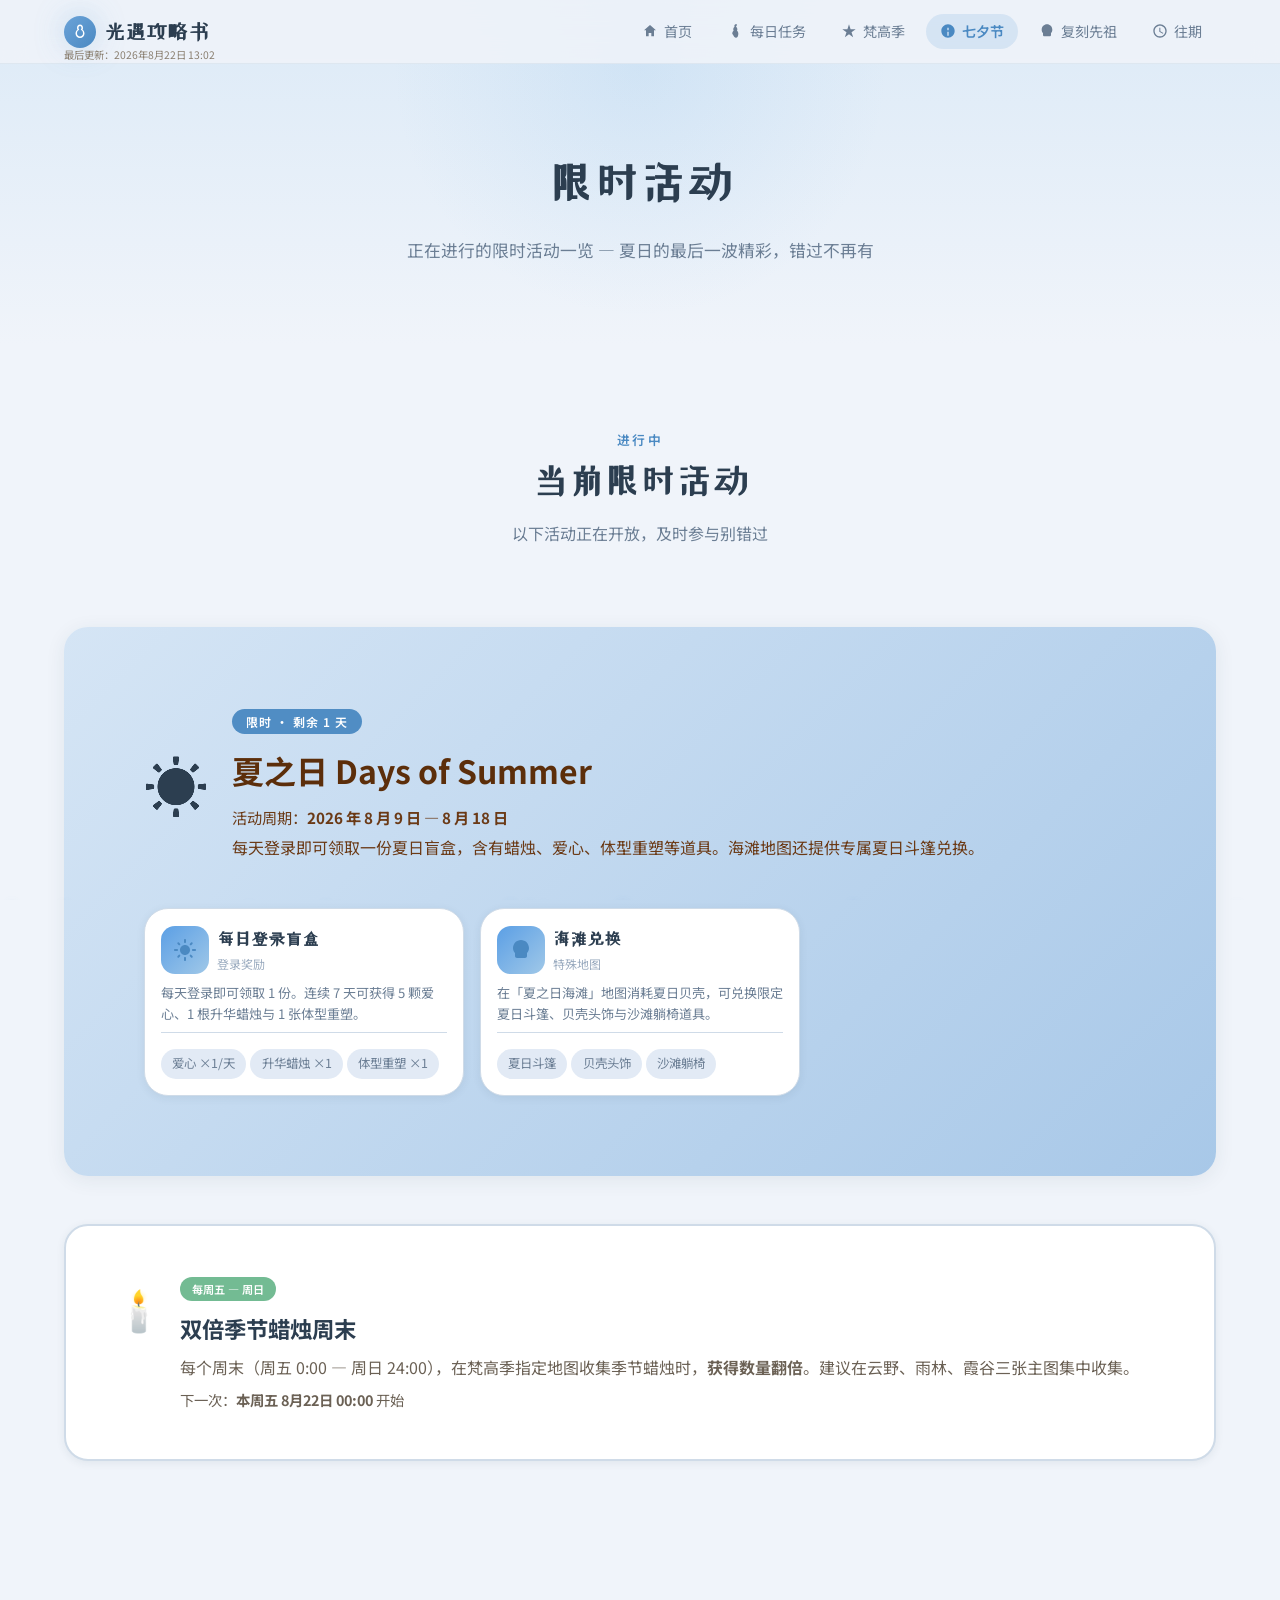
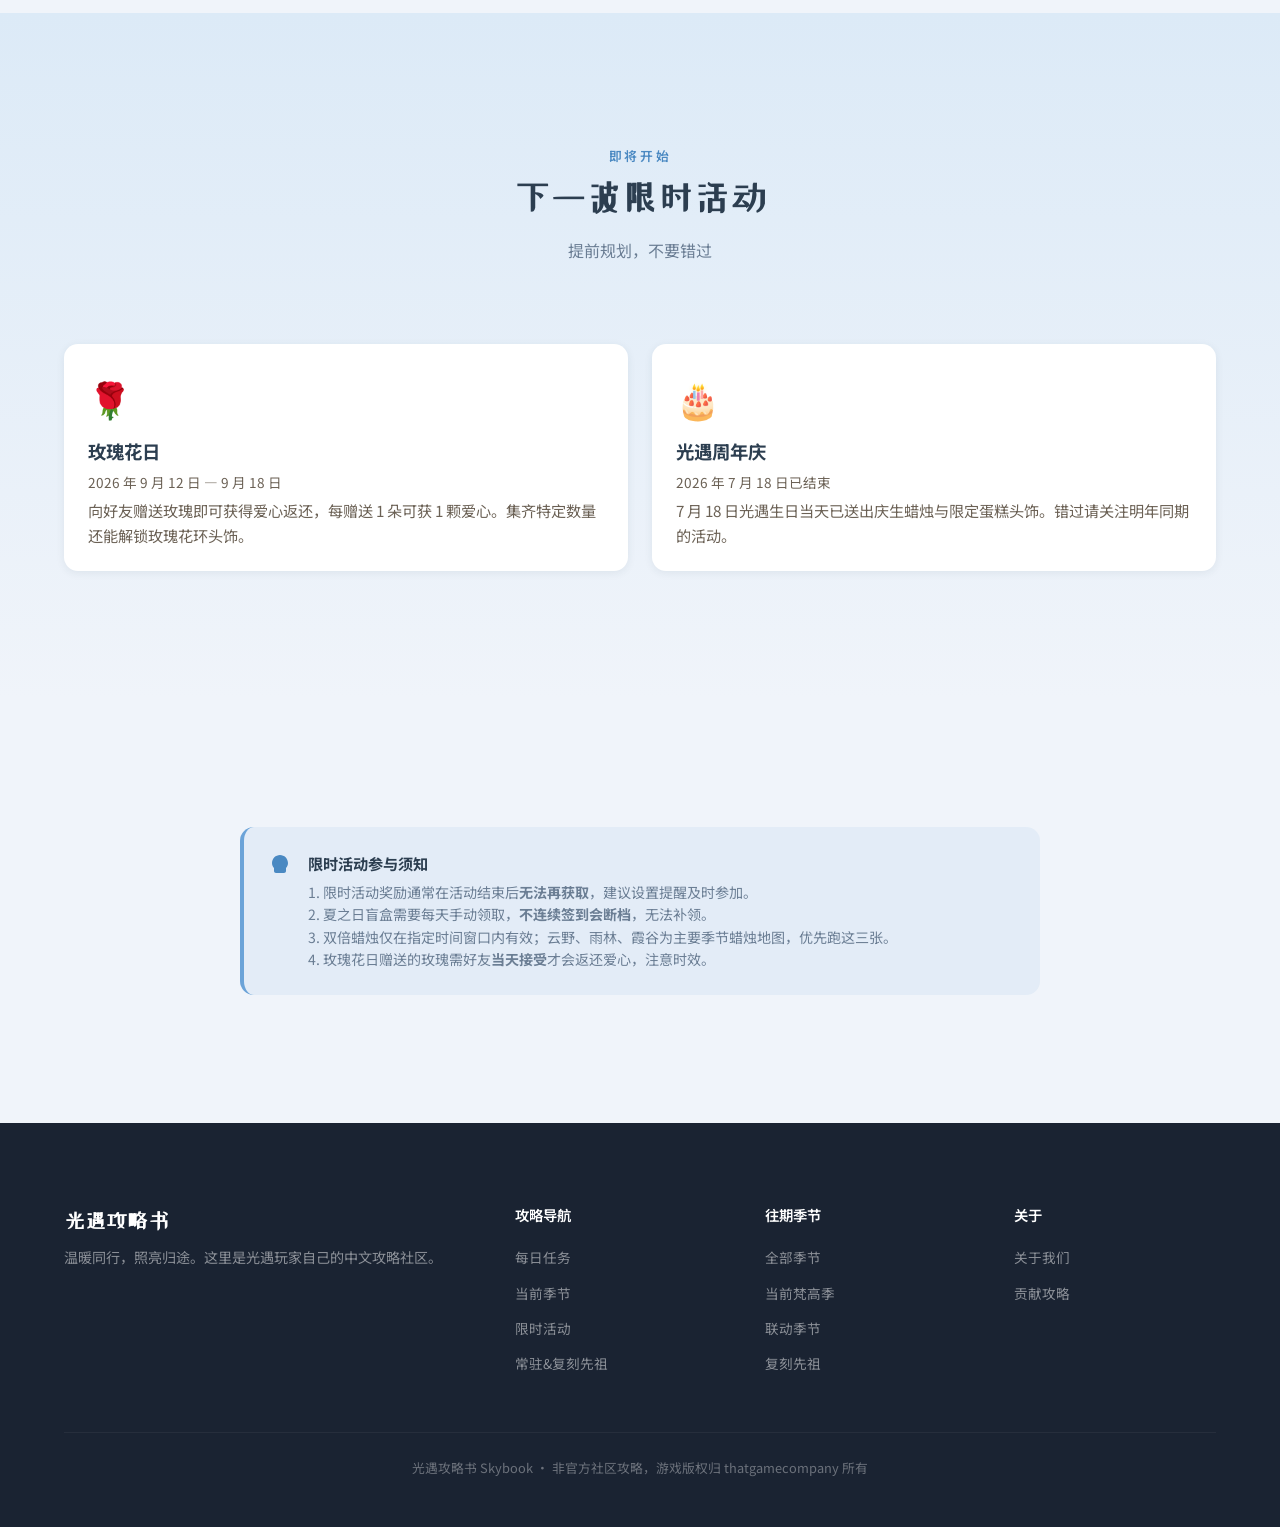
<file: events.html>
<!DOCTYPE html>
<html lang="zh-CN">
<head>
  <meta charset="UTF-8">
  <meta name="viewport" content="width=device-width, initial-scale=1.0">
  <title>限时活动 | 光遇攻略书</title>
  <meta name="description" content="光遇当前正在进行的限时活动：夏之日、双倍季节蜡烛，以及即将开始的玫瑰花日。">
  <link rel="stylesheet" href="css/style.css">
  <link href="https://fonts.googleapis.com/css2?family=ZCOOL+XiaoWei&family=Noto+Sans+SC:wght@400;500;700&display=swap" rel="stylesheet">
</head>
<body>

<div class="light-particles" id="particles"></div>

<!-- 导航栏 -->
<nav class="navbar" id="navbar">
  <div class="nav-container">
    <a href="index.html" class="nav-logo">
      <span class="logo-icon">
        <svg viewBox="0 0 24 24"><path d="M12 2C9.5 2 8 4 8 6.5c0 1 .3 1.8.7 2.5C7.5 9.5 6 11.5 6 14c0 3.3 2.7 6 6 6s6-2.7 6-6c0-2.5-1.5-4.5-2.7-5 .4-.7.7-1.5.7-2.5C16 4 14.5 2 12 2zm0 2c1 0 2 1 2 2.5 0 .5-.1 1-.4 1.5l-.5 1 1 .5c1 .5 1.9 1.7 1.9 4.5 0 2.2-1.8 4-4 4s-4-1.8-4-4c0-2.8.9-4 1.9-4.5l1-.5-.5-1c-.3-.5-.4-1-.4-1.5C10 5 11 4 12 4z"/></svg>
      </span>
      光遇攻略书
    </a>
    <ul class="nav-links" id="navLinks">
      <li><a href="index.html"><svg class="nav-icon" viewBox="0 0 24 24"><path d="M12 3l-9 8h3v9h4v-5h4v5h4v-9h3z"/></svg>首页</a></li>
      <li><a href="candles.html"><svg class="nav-icon" viewBox="0 0 24 24"><path d="M12 2c-1.5 0-2.5 1-2.5 2.5 0 .5.2 1 .4 1.3-1.2.8-2 2.2-2 3.7 0 .8.2 1.5.5 2.2-1.3 1-2 2.5-2 4.3C8.5 19.5 10 22 12 22s3.5-2.5 3.5-6c0-1.8-.7-3.3-2-4.3.3-.7.5-1.4.5-2.2 0-1.5-.8-2.9-2-3.7.3-.4.4-.9.4-1.3C14.5 3 13.5 2 12 2z"/></svg>每日任务</a></li>
      <li><a href="current-season.html"><svg class="nav-icon" viewBox="0 0 24 24"><path d="M12 2l2.4 7.4H22l-6.2 4.5 2.4 7.4L12 16.8l-6.2 4.5 2.4-7.4L2 9.4h7.6L12 2z"/></svg>梵高季</a></li>
      <li><a href="events.html" class="active"><svg class="nav-icon" viewBox="0 0 24 24"><path d="M12 2C6.48 2 2 6.48 2 12s4.48 10 10 10 10-4.48 10-10S17.52 2 12 2zm1 17h-2v-6h2v6zm0-8h-2V7h2v4z"/></svg>七夕节</a></li>
      <li><a href="spirits.html"><svg class="nav-icon" viewBox="0 0 24 24"><path d="M12 2C7.6 2 4 5.6 4 10c0 2 .8 3.8 2 5.1V18c0 1.1.9 2 2 2h8c1.1 0 2-.9 2-2v-2.9c1.2-1.3 2-3.1 2-5.1 0-4.4-3.6-8-8-8z"/></svg>复刻先祖</a></li>
      <li><a href="past-seasons.html"><svg class="nav-icon" viewBox="0 0 24 24"><path d="M11.99 2C6.47 2 2 6.48 2 12s4.47 10 9.99 10C17.52 22 22 17.52 22 12S17.52 2 11.99 2zM12 20c-4.42 0-8-3.58-8-8s3.58-8 8-8 8 3.58 8 8-3.58 8-8 8zm.5-13H11v6l5.25 3.15.75-1.23-4.5-2.67z"/></svg>往期</a></li>
    </ul>
    <div class="nav-toggle" id="navToggle">
      <span></span><span></span><span></span>
    </div>
    <div class="update-badge" id="lastUpdated"></div>
  </div>
</nav>

<!-- 页面头部 -->
<header class="page-header">
  <h1>限时活动</h1>
  <p>正在进行的限时活动一览 — 夏日的最后一波精彩，错过不再有</p>
</header>

<!-- 进行中的活动 -->
<section class="section" style="padding-top: var(--space-2xl);">
  <div class="container">
    <div class="section-header reveal">
      <span class="section-eyebrow">进行中</span>
      <h2 class="section-title">当前限时活动</h2>
      <p class="section-subtitle">以下活动正在开放，及时参与别错过</p>
    </div>

    <!-- 夏之日 活动卡 -->
    <div class="event-hero reveal" style="background: linear-gradient(135deg, #D5E5F5 0%, #A8C8E8 100%); padding: var(--space-2xl); border-radius: var(--radius-lg); margin-bottom: var(--space-xl); box-shadow: var(--shadow-md);">
      <div style="display: flex; gap: var(--space-lg); align-items: center; flex-wrap: wrap;">
        <div style="font-size: 4rem;">☀️</div>
        <div style="flex: 1; min-width: 240px;">
          <span class="season-badge" style="background: rgba(74, 137, 194, 0.95); color: white; padding: 4px 14px; border-radius: 999px; font-size: 0.75rem; font-weight: 600; letter-spacing: 1px;">限时 · 剩余 1 天</span>
          <h2 style="font-size: 2rem; margin: 8px 0; color: #5c2e0a;">夏之日 Days of Summer</h2>
          <p style="color: #6b3a16; margin: 4px 0; font-size: 0.95rem;">活动周期：<strong>2026 年 8 月 9 日 — 8 月 18 日</strong></p>
          <p style="color: #6b3a16; line-height: 1.6;">每天登录即可领取一份夏日盲盒，含有蜡烛、爱心、体型重塑等道具。海滩地图还提供专属夏日斗篷兑换。</p>
        </div>
      </div>

      <div class="spirit-grid" style="margin-top: var(--space-xl);">
        <div class="spirit-card" style="--spirit-color: rgba(107, 163, 216, 0.25);">
          <div class="spirit-header">
            <div class="spirit-avatar" style="background: linear-gradient(135deg, #5B9FE5, #A0C8E8);"><svg viewBox="0 0 24 24" fill="white"><path d="M12 7c-2.76 0-5 2.24-5 5s2.24 5 5 5 5-2.24 5-5-2.24-5-5-5zM2 13h2c.55 0 1-.45 1-1s-.45-1-1-1H2c-.55 0-1 .45-1 1s.45 1 1 1zm18 0h2c.55 0 1-.45 1-1s-.45-1-1-1h-2c-.55 0-1 .45-1 1s.45 1 1 1zM11 2v2c0 .55.45 1 1 1s1-.45 1-1V2c0-.55-.45-1-1-1s-1 .45-1 1zm0 18v2c0 .55.45 1 1 1s1-.45 1-1v-2c0-.55-.45-1-1-1s-1 .45-1 1zM5.99 4.58a.996.996 0 00-1.41 0c-.39.39-.39 1.03 0 1.41l1.06 1.06c.39.39 1.03.39 1.41 0s.39-1.03 0-1.41L5.99 4.58zm12.37 12.37a.996.996 0 00-1.41 0c-.39.39-.39 1.03 0 1.41l1.06 1.06c.39.39 1.03.39 1.41 0a.996.996 0 000-1.41l-1.06-1.06zm1.06-10.96c.39-.39.39-1.03 0-1.41a.996.996 0 00-1.41 0l-1.06 1.06c-.39.39-.39 1.03 0 1.41s1.03.39 1.41 0l1.06-1.06zM7.05 18.36c.39-.39.39-1.03 0-1.41a.996.996 0 00-1.41 0l-1.06 1.06c-.39.39-.39 1.03 0 1.41s1.03.39 1.41 0l1.06-1.06z"/></svg></div>
            <div><h3>每日登录盲盒</h3><p class="spirit-type">登录奖励</p></div>
          </div>
          <p class="spirit-desc">每天登录即可领取 1 份。连续 7 天可获得 5 颗爱心、1 根升华蜡烛与 1 张体型重塑。</p>
          <div class="spirit-rewards">
            <span class="spirit-reward">爱心 ×1/天</span>
            <span class="spirit-reward">升华蜡烛 ×1</span>
            <span class="spirit-reward">体型重塑 ×1</span>
          </div>
        </div>

        <div class="spirit-card" style="--spirit-color: rgba(107, 163, 216, 0.25);">
          <div class="spirit-header">
            <div class="spirit-avatar" style="background: linear-gradient(135deg, #5B9FE5, #A0C8E8);"><svg viewBox="0 0 24 24" fill="white"><path d="M12 2C7.6 2 4 5.6 4 10c0 2 .8 3.8 2 5.1V18c0 1.1.9 2 2 2h8c1.1 0 2-.9 2-2v-2.9c1.2-1.3 2-3.1 2-5.1 0-4.4-3.6-8-8-8z"/></svg></div>
            <div><h3>海滩兑换</h3><p class="spirit-type">特殊地图</p></div>
          </div>
          <p class="spirit-desc">在「夏之日海滩」地图消耗夏日贝壳，可兑换限定夏日斗篷、贝壳头饰与沙滩躺椅道具。</p>
          <div class="spirit-rewards">
            <span class="spirit-reward">夏日斗篷</span>
            <span class="spirit-reward">贝壳头饰</span>
            <span class="spirit-reward">沙滩躺椅</span>
          </div>
        </div>
      </div>
    </div>

    <!-- 双倍蜡烛活动 -->
    <div class="event-card reveal" style="background: white; border: 2px solid var(--color-border, #e8dfd0); padding: var(--space-xl); border-radius: var(--radius-lg); margin-bottom: var(--space-lg); box-shadow: var(--shadow-sm);">
      <div style="display: flex; gap: var(--space-md); align-items: flex-start;">
        <div style="font-size: 2.5rem;">🕯️</div>
        <div style="flex: 1;">
          <span class="season-badge" style="background: rgba(108, 184, 142, 0.95); color: white; padding: 4px 12px; border-radius: 999px; font-size: 0.7rem; font-weight: 600;">每周五 — 周日</span>
          <h3 style="font-size: 1.4rem; margin: 8px 0;">双倍季节蜡烛周末</h3>
          <p style="color: var(--color-text-secondary, #6b6155); line-height: 1.6; margin: 4px 0;">每个周末（周五 0:00 — 周日 24:00），在梵高季指定地图收集季节蜡烛时，<strong>获得数量翻倍</strong>。建议在云野、雨林、霞谷三张主图集中收集。</p>
          <p style="color: var(--color-text-secondary, #6b6155); line-height: 1.6; font-size: 0.9rem; margin-top: 8px;">下一次：<strong>本周五 8月22日 00:00</strong> 开始</p>
        </div>
      </div>
    </div>
  </div>
</section>

<!-- 即将开始 -->
<section class="section" style="background: var(--gradient-sky-soft);">
  <div class="container">
    <div class="section-header reveal">
      <span class="section-eyebrow">即将开始</span>
      <h2 class="section-title">下一波限时活动</h2>
      <p class="section-subtitle">提前规划，不要错过</p>
    </div>

    <div class="event-grid reveal" style="display: grid; grid-template-columns: repeat(auto-fit, minmax(280px, 1fr)); gap: var(--space-lg);">
      <div class="event-card" style="background: white; padding: var(--space-lg); border-radius: var(--radius-md); box-shadow: var(--shadow-sm);">
        <div style="font-size: 2.2rem; margin-bottom: 8px;">🌹</div>
        <h3 style="font-size: 1.15rem; margin: 4px 0;">玫瑰花日</h3>
        <p style="color: var(--color-text-secondary, #6b6155); font-size: 0.85rem; margin: 4px 0;">2026 年 9 月 12 日 — 9 月 18 日</p>
        <p style="color: var(--color-text-secondary, #6b6155); line-height: 1.6; font-size: 0.95rem;">向好友赠送玫瑰即可获得爱心返还，每赠送 1 朵可获 1 颗爱心。集齐特定数量还能解锁玫瑰花环头饰。</p>
      </div>

      <div class="event-card" style="background: white; padding: var(--space-lg); border-radius: var(--radius-md); box-shadow: var(--shadow-sm);">
        <div style="font-size: 2.2rem; margin-bottom: 8px;">🎂</div>
        <h3 style="font-size: 1.15rem; margin: 4px 0;">光遇周年庆</h3>
        <p style="color: var(--color-text-secondary, #6b6155); font-size: 0.85rem; margin: 4px 0;">2026 年 7 月 18 日已结束</p>
        <p style="color: var(--color-text-secondary, #6b6155); line-height: 1.6; font-size: 0.95rem;">7 月 18 日光遇生日当天已送出庆生蜡烛与限定蛋糕头饰。错过请关注明年同期的活动。</p>
      </div>
    </div>
  </div>
</section>

<!-- 攻略提示 -->
<section class="section">
  <div class="container">
    <div class="tip-box reveal" style="max-width: 800px; margin: 0 auto;">
      <svg class="tip-icon" viewBox="0 0 24 24"><path d="M12 2C7.6 2 4 5.6 4 10c0 2 .8 3.8 2 5.1V18c0 1.1.9 2 2 2h8c1.1 0 2-.9 2-2v-2.9c1.2-1.3 2-3.1 2-5.1 0-4.4-3.6-8-8-8z"/></svg>
      <div class="tip-content">
        <h4>限时活动参与须知</h4>
        <p>
          1. 限时活动奖励通常在活动结束后<strong>无法再获取</strong>，建议设置提醒及时参加。<br>
          2. 夏之日盲盒需要每天手动领取，<strong>不连续签到会断档</strong>，无法补领。<br>
          3. 双倍蜡烛仅在指定时间窗口内有效；云野、雨林、霞谷为主要季节蜡烛地图，优先跑这三张。<br>
          4. 玫瑰花日赠送的玫瑰需好友<strong>当天接受</strong>才会返还爱心，注意时效。
        </p>
      </div>
    </div>
  </div>
</section>

<!-- 页脚 -->
<footer class="footer">
  <div class="container">
    <div class="footer-content">
      <div class="footer-brand">
        <h3>光遇攻略书</h3>
        <p>温暖同行，照亮归途。这里是光遇玩家自己的中文攻略社区。</p>
      </div>
      <div class="footer-col">
        <h4>攻略导航</h4>
        <ul>
          <li><a href="candles.html">每日任务</a></li>
          <li><a href="current-season.html">当前季节</a></li>
          <li><a href="events.html">限时活动</a></li>
          <li><a href="spirits.html">常驻&复刻先祖</a></li>
        </ul>
      </div>
      <div class="footer-col">
        <h4>往期季节</h4>
        <ul>
          <li><a href="past-seasons.html">全部季节</a></li>
          <li><a href="current-season.html">当前梵高季</a></li>
          <li><a href="season-detail.html?id=10">联动季节</a></li>
          <li><a href="spirits.html">复刻先祖</a></li>
        </ul>
      </div>
      <div class="footer-col">
        <h4>关于</h4>
        <ul>
          <li><a href="#">关于我们</a></li>
          <li><a href="#">贡献攻略</a></li>
        </ul>
      </div>
    </div>
    <div class="footer-bottom">
      <p>光遇攻略书 Skybook · 非官方社区攻略，游戏版权归 thatgamecompany 所有</p>
    </div>
  </div>
</footer>

<button class="back-to-top" id="backToTop" aria-label="返回顶部">
  <svg viewBox="0 0 24 24"><path d="M12 4l8 8h-5v8h-6v-8H4l8-8z"/></svg>
</button>

<script src="js/update-time.js"></script>
<script src="js/main.js"></script>
</body>
</html>
</file>
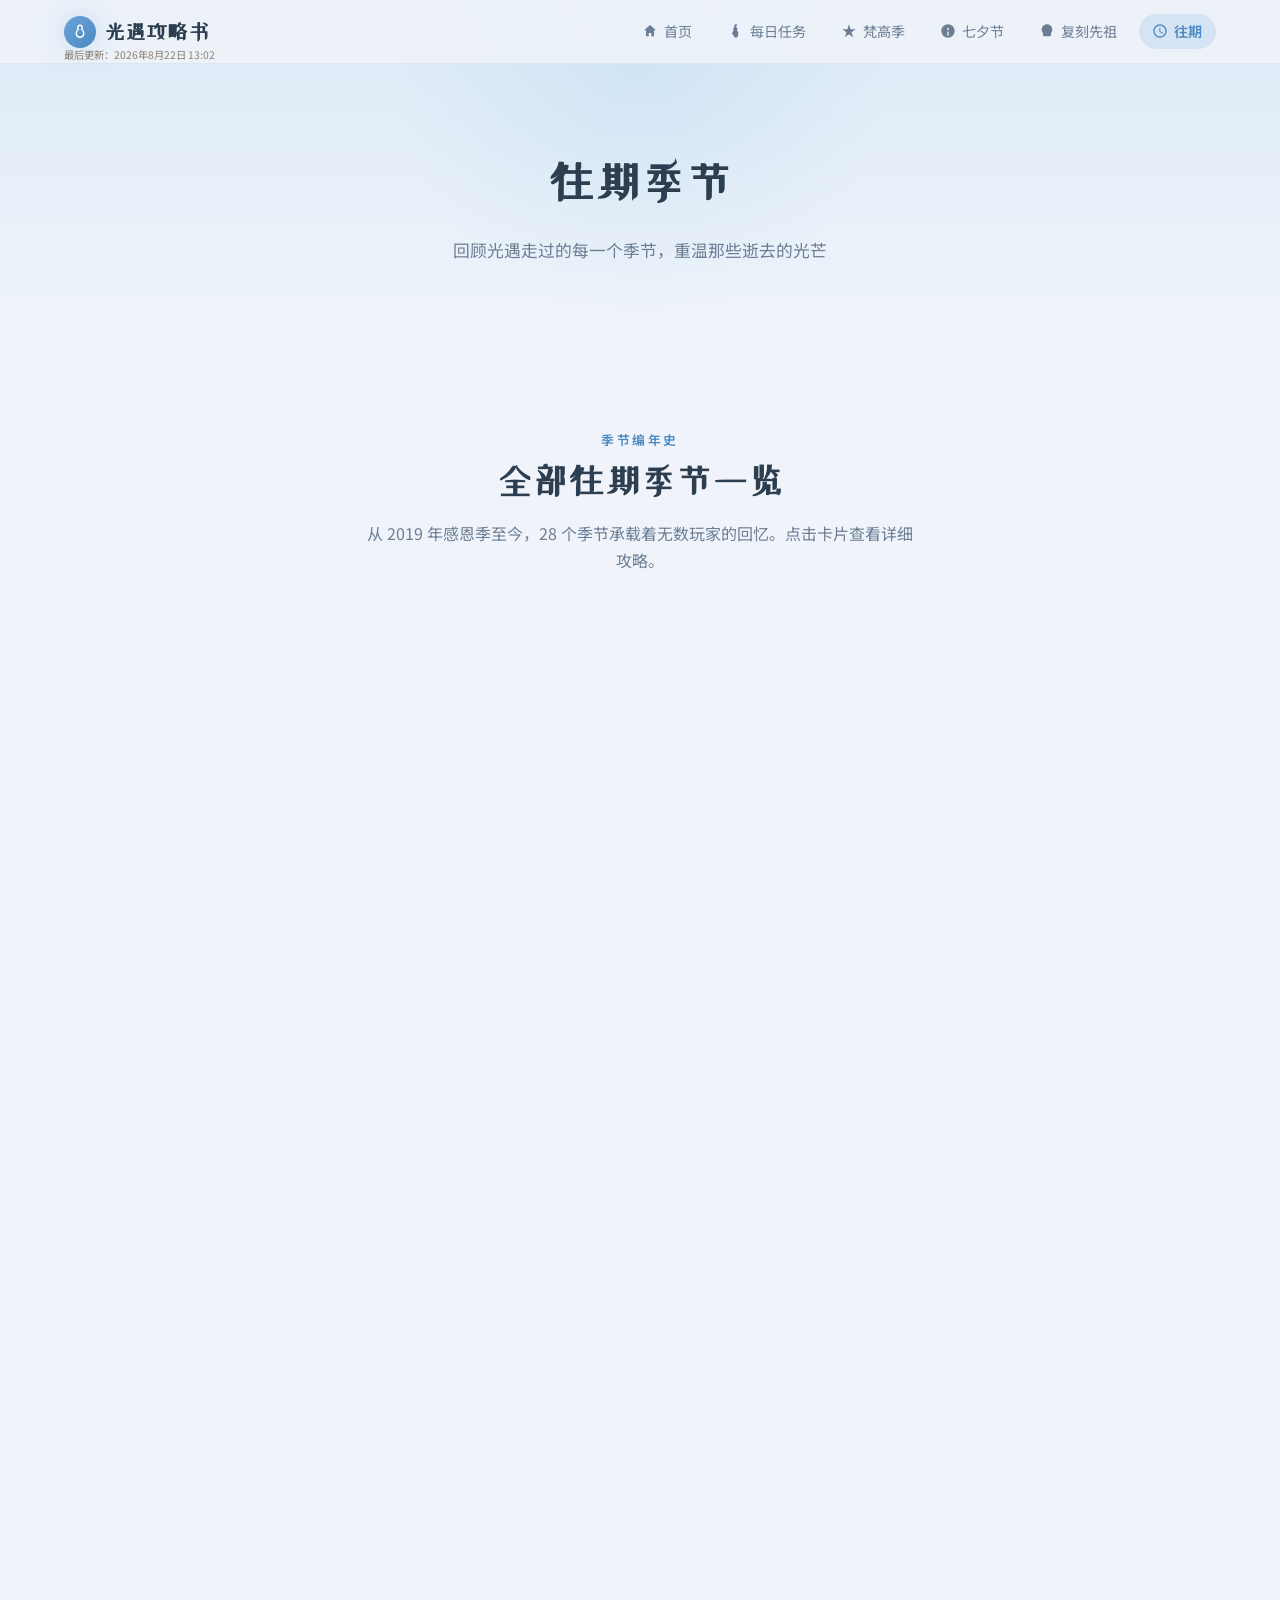
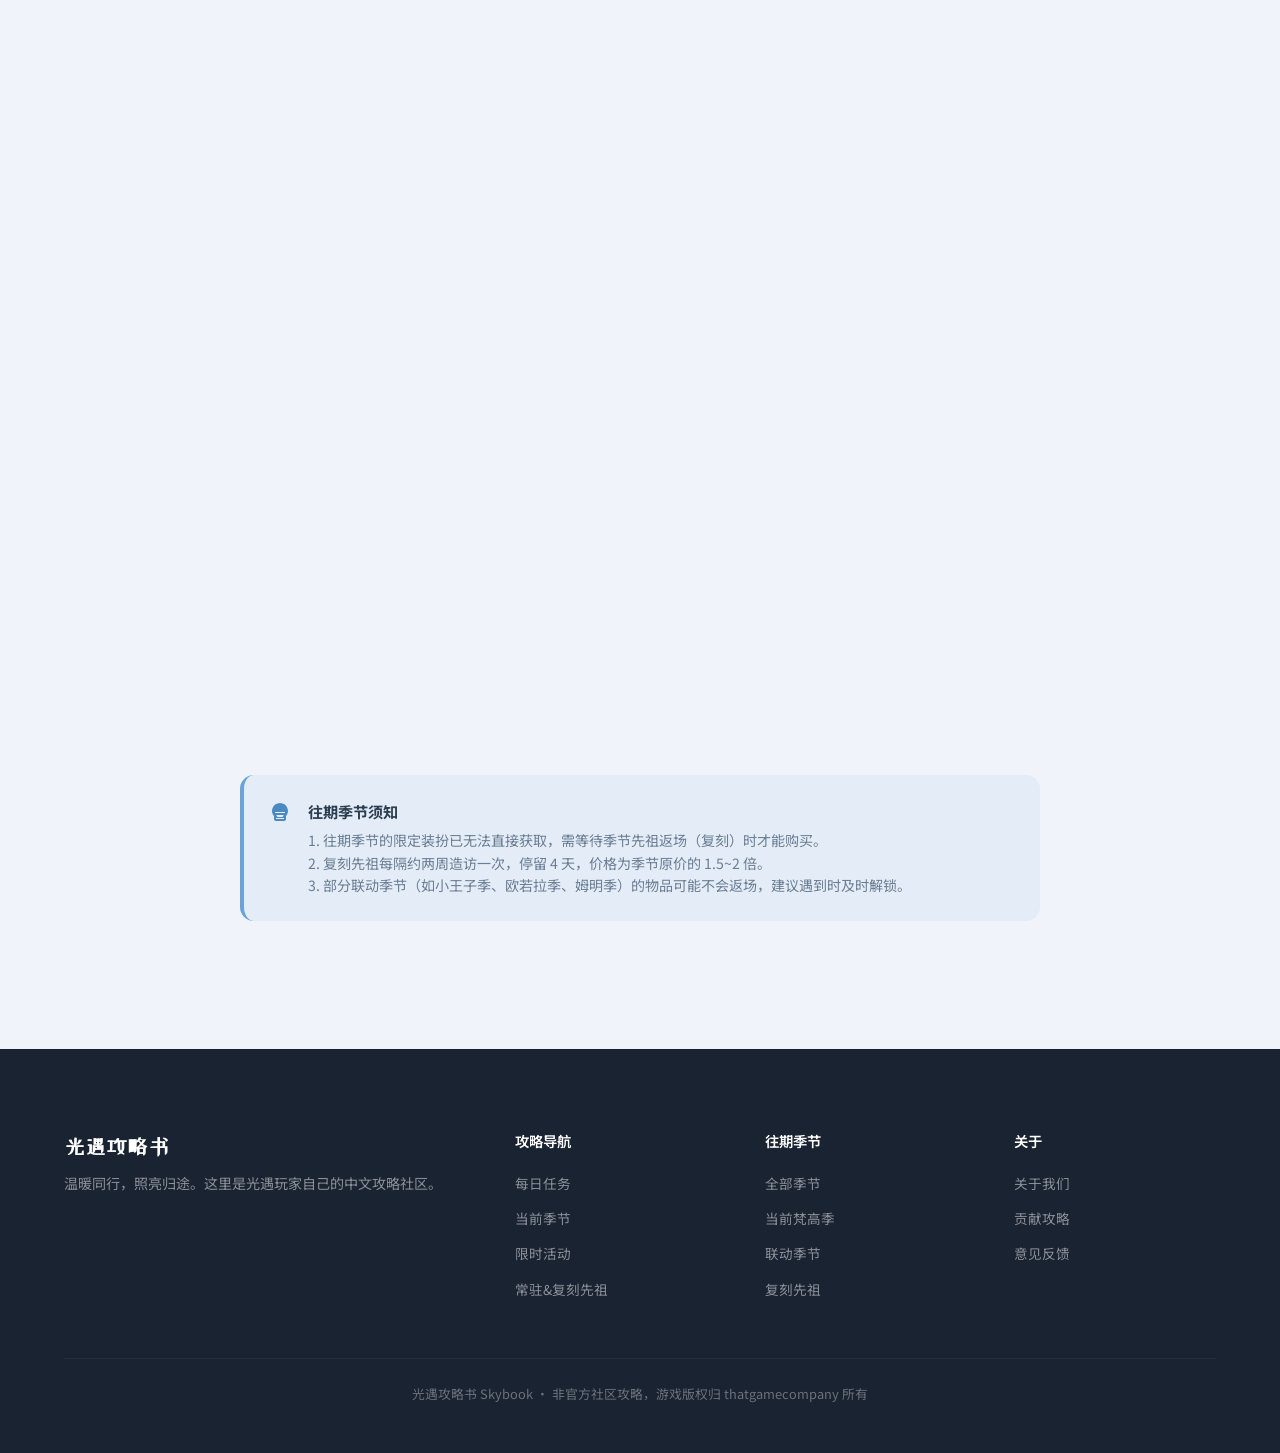
<file: past-seasons.html>
<!DOCTYPE html>
<html lang="zh-CN">
<head>
  <meta charset="UTF-8">
  <meta name="viewport" content="width=device-width, initial-scale=1.0">
  <title>往期季节 | 光遇攻略书</title>
  <meta name="description" content="光遇(Sky: Children of the Light)全部往期季节回顾，从感恩季到光修季，28个季节一览。点击查看每个季节的详细攻略。">
  <link rel="stylesheet" href="css/style.css">
  <link href="https://fonts.googleapis.com/css2?family=ZCOOL+XiaoWei&family=Noto+Sans+SC:wght@400;500;700&display=swap" rel="stylesheet">
</head>
<body>

<div class="light-particles" id="particles"></div>

<!-- 导航栏 -->
<nav class="navbar" id="navbar">
  <div class="nav-container">
    <a href="index.html" class="nav-logo">
      <span class="logo-icon">
        <svg viewBox="0 0 24 24"><path d="M12 2C9.5 2 8 4 8 6.5c0 1 .3 1.8.7 2.5C7.5 9.5 6 11.5 6 14c0 3.3 2.7 6 6 6s6-2.7 6-6c0-2.5-1.5-4.5-2.7-5 .4-.7.7-1.5.7-2.5C16 4 14.5 2 12 2zm0 2c1 0 2 1 2 2.5 0 .5-.1 1-.4 1.5l-.5 1 1 .5c1 .5 1.9 1.7 1.9 4.5 0 2.2-1.8 4-4 4s-4-1.8-4-4c0-2.8.9-4 1.9-4.5l1-.5-.5-1c-.3-.5-.4-1-.4-1.5C10 5 11 4 12 4z"/></svg>
      </span>
      光遇攻略书
    </a>
    <ul class="nav-links" id="navLinks">
      <li><a href="index.html"><svg class="nav-icon" viewBox="0 0 24 24"><path d="M12 3l-9 8h3v9h4v-5h4v5h4v-9h3z"/></svg>首页</a></li>
      <li><a href="candles.html"><svg class="nav-icon" viewBox="0 0 24 24"><path d="M12 2c-1.5 0-2.5 1-2.5 2.5 0 .5.2 1 .4 1.3-1.2.8-2 2.2-2 3.7 0 .8.2 1.5.5 2.2-1.3 1-2 2.5-2 4.3C8.5 19.5 10 22 12 22s3.5-2.5 3.5-6c0-1.8-.7-3.3-2-4.3.3-.7.5-1.4.5-2.2 0-1.5-.8-2.9-2-3.7.3-.4.4-.9.4-1.3C14.5 3 13.5 2 12 2z"/></svg>每日任务</a></li>
      <li><a href="current-season.html"><svg class="nav-icon" viewBox="0 0 24 24"><path d="M12 2l2.4 7.4H22l-6.2 4.5 2.4 7.4L12 16.8l-6.2 4.5 2.4-7.4L2 9.4h7.6L12 2z"/></svg>梵高季</a></li>
      <li><a href="events.html"><svg class="nav-icon" viewBox="0 0 24 24"><path d="M12 2C6.48 2 2 6.48 2 12s4.48 10 10 10 10-4.48 10-10S17.52 2 12 2zm1 17h-2v-6h2v6zm0-8h-2V7h2v4z"/></svg>七夕节</a></li>
      <li><a href="spirits.html"><svg class="nav-icon" viewBox="0 0 24 24"><path d="M12 2C7.6 2 4 5.6 4 10c0 2 .8 3.8 2 5.1V18c0 1.1.9 2 2 2h8c1.1 0 2-.9 2-2v-2.9c1.2-1.3 2-3.1 2-5.1 0-4.4-3.6-8-8-8z"/></svg>复刻先祖</a></li>
      <li><a href="past-seasons.html" class="active"><svg class="nav-icon" viewBox="0 0 24 24"><path d="M11.99 2C6.47 2 2 6.48 2 12s4.47 10 9.99 10C17.52 22 22 17.52 22 12S17.52 2 11.99 2zM12 20c-4.42 0-8-3.58-8-8s3.58-8 8-8 8 3.58 8 8-3.58 8-8 8zm.5-13H11v6l5.25 3.15.75-1.23-4.5-2.67z"/></svg>往期</a></li>
    </ul>
    <div class="nav-toggle" id="navToggle">
      <span></span><span></span><span></span>
    </div>
    <div class="update-badge" id="lastUpdated"></div>
  </div>
</nav>

<!-- 页面头部 -->
<header class="page-header">
  <h1>往期季节</h1>
  <p>回顾光遇走过的每一个季节，重温那些逝去的光芒</p>
</header>

<!-- 季节卡片网格 -->
<section class="section" style="padding-top: var(--space-2xl);">
  <div class="container">
    <div class="section-header reveal">
      <span class="section-eyebrow">季节编年史</span>
      <h2 class="section-title">全部往期季节一览</h2>
      <p class="section-subtitle">从 2019 年感恩季至今，28 个季节承载着无数玩家的回忆。点击卡片查看详细攻略。</p>
    </div>

    <!-- 卡片网格由 JS 动态生成 -->
    <div class="season-card-grid" id="seasonGrid"></div>

    <!-- 季节提示 -->
    <div class="tip-box reveal" style="max-width: 800px; margin: var(--space-2xl) auto 0;">
      <svg class="tip-icon" viewBox="0 0 24 24"><path d="M12 2C7.6 2 4 5.6 4 10c0 2 .8 3.8 2 5.1V18c0 1.1.9 2 2 2h8c1.1 0 2-.9 2-2v-2.9c1.2-1.3 2-3.1 2-5.1 0-4.4-3.6-8-8-8zm-4 16v-1h8v1H8zm6.5-2h-5c-.6-.7-1-1.4-1.3-2h7.6c-.3.6-.7 1.3-1.3 2zm2.3-4H7.2c-.1-.3-.2-.7-.2-1h10c0 .3-.1.7-.2 1z"/></svg>
      <div class="tip-content">
        <h4>往期季节须知</h4>
        <p>
          1. 往期季节的限定装扮已无法直接获取，需等待季节先祖返场（复刻）时才能购买。<br>
          2. 复刻先祖每隔约两周造访一次，停留 4 天，价格为季节原价的 1.5~2 倍。<br>
          3. 部分联动季节（如小王子季、欧若拉季、姆明季）的物品可能不会返场，建议遇到时及时解锁。
        </p>
      </div>
    </div>
  </div>
</section>

<!-- 页脚 -->
<footer class="footer">
  <div class="container">
    <div class="footer-content">
      <div class="footer-brand">
        <h3>光遇攻略书</h3>
        <p>温暖同行，照亮归途。这里是光遇玩家自己的中文攻略社区。</p>
      </div>
      <div class="footer-col">
        <h4>攻略导航</h4>
        <ul>
          <li><a href="candles.html">每日任务</a></li>
          <li><a href="current-season.html">当前季节</a></li>
          <li><a href="events.html">限时活动</a></li>
          <li><a href="spirits.html">常驻&复刻先祖</a></li>
        </ul>
      </div>
      <div class="footer-col">
        <h4>往期季节</h4>
        <ul>
          <li><a href="past-seasons.html">全部季节</a></li>
          <li><a href="current-season.html">当前梵高季</a></li>
          <li><a href="season-detail.html?id=10">联动季节</a></li>
          <li><a href="spirits.html">复刻先祖</a></li>
        </ul>
      </div>
      <div class="footer-col">
        <h4>关于</h4>
        <ul>
          <li><a href="#">关于我们</a></li>
          <li><a href="#">贡献攻略</a></li>
          <li><a href="#">意见反馈</a></li>
        </ul>
      </div>
    </div>
    <div class="footer-bottom">
      <p>光遇攻略书 Skybook · 非官方社区攻略，游戏版权归 thatgamecompany 所有</p>
    </div>
  </div>
</footer>

<button class="back-to-top" id="backToTop" aria-label="返回顶部">
  <svg viewBox="0 0 24 24"><path d="M12 4l8 8h-5v8h-6v-8H4l8-8z"/></svg>
</button>

<script src="js/seasons-data.js"></script>
<script src="js/update-time.js"></script>
<script src="js/main.js"></script>
<script>
// 动态生成季节卡片
(function() {
  var grid = document.getElementById('seasonGrid');
  if (!grid || !window.SEASONS_DATA) return;

  var html = '';
  // 从最新到最旧排列
  for (var i = window.SEASONS_DATA.length - 1; i >= 0; i--) {
    var s = window.SEASONS_DATA[i];
    var delayClass = i % 3 === 0 ? '' : i % 3 === 1 ? 'reveal-delay-1' : 'reveal-delay-2';
    var collabTag = s.isCollab ? '<span class="season-collab-tag">联动</span>' : '';
    html += '<a href="season-detail.html?id=' + s.id + '" class="season-card reveal ' + delayClass + '">' +
      '<div class="season-card-banner" style="background: linear-gradient(135deg, ' + s.color + ', ' + s.colorDark + ');">' +
        '<span class="season-num">' + s.id + '</span>' +
        collabTag +
      '</div>' +
      '<div class="season-card-body">' +
        '<h3>' + s.name + '</h3>' +
        '<p class="season-card-date">' + s.date + '</p>' +
        '<span class="season-card-link">查看详情 →</span>' +
      '</div>' +
    '</a>';
  }
  grid.innerHTML = html;
})();
</script>
</body>
</html>
</file>
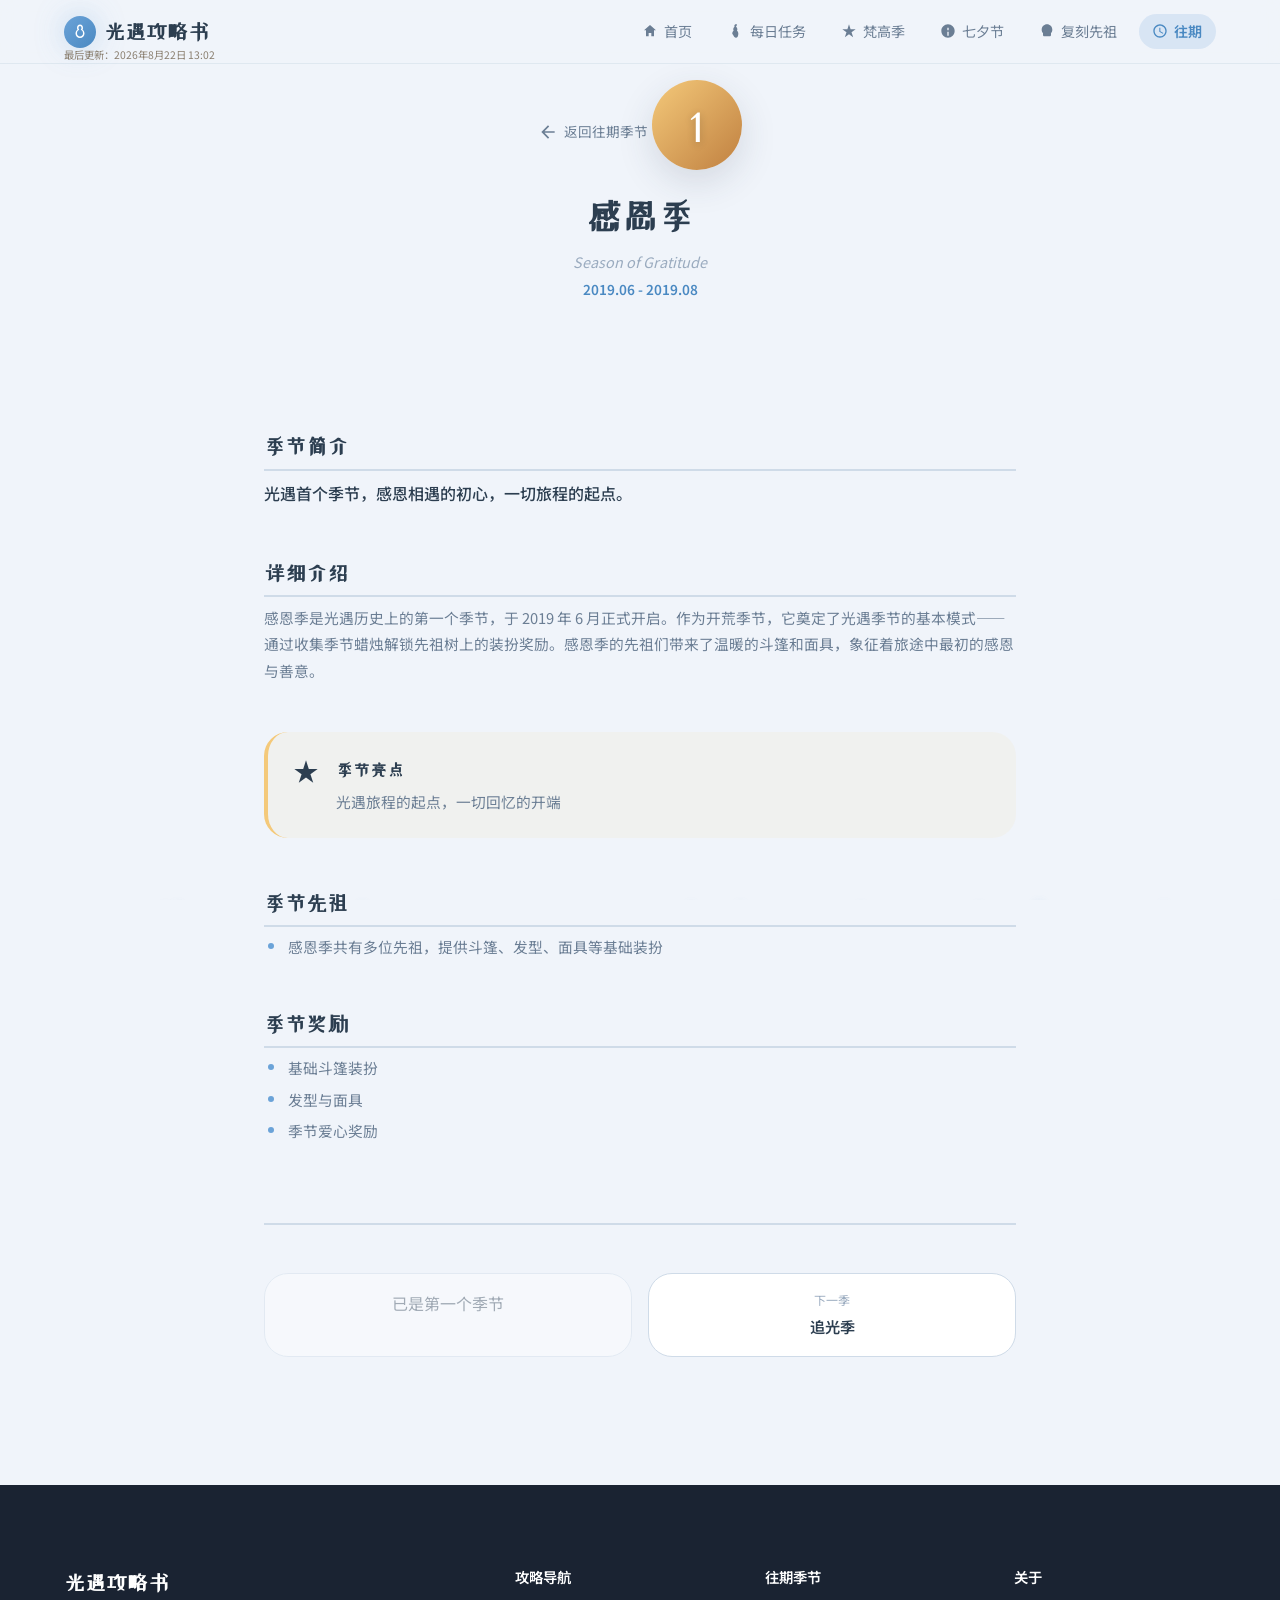
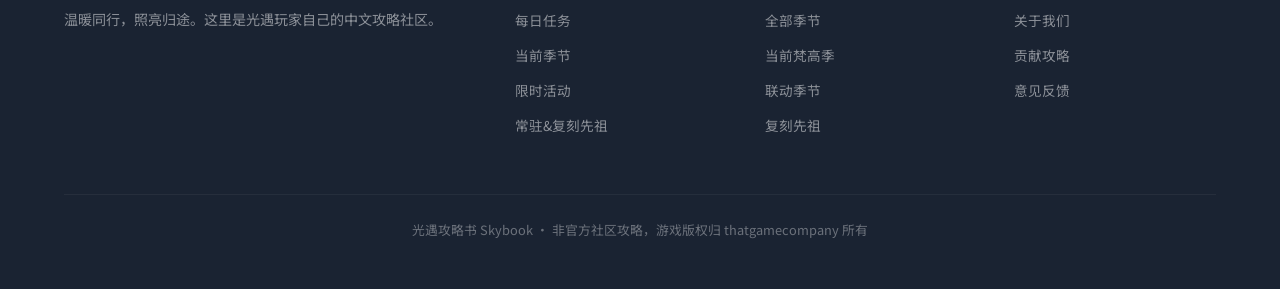
<file: season-detail.html>
<!DOCTYPE html>
<html lang="zh-CN">
<head>
  <meta charset="UTF-8">
  <meta name="viewport" content="width=device-width, initial-scale=1.0">
  <title>季节详情 | 光遇攻略书</title>
  <meta name="description" content="光遇往期季节详细攻略，包含先祖、奖励、玩法介绍等内容。">
  <link rel="stylesheet" href="css/style.css">
  <link href="https://fonts.googleapis.com/css2?family=ZCOOL+XiaoWei&family=Noto+Sans+SC:wght@400;500;700&display=swap" rel="stylesheet">
</head>
<body>

<div class="light-particles" id="particles"></div>

<!-- 导航栏 -->
<nav class="navbar" id="navbar">
  <div class="nav-container">
    <a href="index.html" class="nav-logo">
      <span class="logo-icon">
        <svg viewBox="0 0 24 24"><path d="M12 2C9.5 2 8 4 8 6.5c0 1 .3 1.8.7 2.5C7.5 9.5 6 11.5 6 14c0 3.3 2.7 6 6 6s6-2.7 6-6c0-2.5-1.5-4.5-2.7-5 .4-.7.7-1.5.7-2.5C16 4 14.5 2 12 2zm0 2c1 0 2 1 2 2.5 0 .5-.1 1-.4 1.5l-.5 1 1 .5c1 .5 1.9 1.7 1.9 4.5 0 2.2-1.8 4-4 4s-4-1.8-4-4c0-2.8.9-4 1.9-4.5l1-.5-.5-1c-.3-.5-.4-1-.4-1.5C10 5 11 4 12 4z"/></svg>
      </span>
      光遇攻略书
    </a>
    <ul class="nav-links" id="navLinks">
      <li><a href="index.html"><svg class="nav-icon" viewBox="0 0 24 24"><path d="M12 3l-9 8h3v9h4v-5h4v5h4v-9h3z"/></svg>首页</a></li>
      <li><a href="candles.html"><svg class="nav-icon" viewBox="0 0 24 24"><path d="M12 2c-1.5 0-2.5 1-2.5 2.5 0 .5.2 1 .4 1.3-1.2.8-2 2.2-2 3.7 0 .8.2 1.5.5 2.2-1.3 1-2 2.5-2 4.3C8.5 19.5 10 22 12 22s3.5-2.5 3.5-6c0-1.8-.7-3.3-2-4.3.3-.7.5-1.4.5-2.2 0-1.5-.8-2.9-2-3.7.3-.4.4-.9.4-1.3C14.5 3 13.5 2 12 2z"/></svg>每日任务</a></li>
      <li><a href="current-season.html"><svg class="nav-icon" viewBox="0 0 24 24"><path d="M12 2l2.4 7.4H22l-6.2 4.5 2.4 7.4L12 16.8l-6.2 4.5 2.4-7.4L2 9.4h7.6L12 2z"/></svg>梵高季</a></li>
      <li><a href="events.html"><svg class="nav-icon" viewBox="0 0 24 24"><path d="M12 2C6.48 2 2 6.48 2 12s4.48 10 10 10 10-4.48 10-10S17.52 2 12 2zm1 17h-2v-6h2v6zm0-8h-2V7h2v4z"/></svg>七夕节</a></li>
      <li><a href="spirits.html"><svg class="nav-icon" viewBox="0 0 24 24"><path d="M12 2C7.6 2 4 5.6 4 10c0 2 .8 3.8 2 5.1V18c0 1.1.9 2 2 2h8c1.1 0 2-.9 2-2v-2.9c1.2-1.3 2-3.1 2-5.1 0-4.4-3.6-8-8-8z"/></svg>复刻先祖</a></li>
      <li><a href="past-seasons.html" class="active"><svg class="nav-icon" viewBox="0 0 24 24"><path d="M11.99 2C6.47 2 2 6.48 2 12s4.47 10 9.99 10C17.52 22 22 17.52 22 12S17.52 2 11.99 2zM12 20c-4.42 0-8-3.58-8-8s3.58-8 8-8 8 3.58 8 8-3.58 8-8 8zm.5-13H11v6l5.25 3.15.75-1.23-4.5-2.67z"/></svg>往期</a></li>
    </ul>
    <div class="nav-toggle" id="navToggle">
      <span></span><span></span><span></span>
    </div>
    <div class="update-badge" id="lastUpdated"></div>
  </div>
</nav>

<!-- 季节详情头部（动态填充） -->
<header class="season-detail-header" id="seasonHeader">
  <div class="container">
    <a href="past-seasons.html" class="back-link">
      <svg viewBox="0 0 24 24" width="20" height="20"><path d="M20 11H7.83l5.59-5.59L12 4l-8 8 8 8 1.41-1.41L7.83 13H20v-2z" fill="currentColor"/></svg>
      返回往期季节
    </a>
    <div class="season-detail-banner" id="seasonBanner">
      <span class="season-detail-num" id="seasonNum"></span>
      <span class="season-collab-badge" id="collabBadge" style="display:none;">联动季节</span>
    </div>
    <h1 id="seasonName"></h1>
    <p class="season-detail-en" id="seasonEn"></p>
    <p class="season-detail-date" id="seasonDate"></p>
  </div>
</header>

<!-- 季节详情内容 -->
<section class="section" style="padding-top: var(--space-2xl);">
  <div class="container" style="max-width: 800px;">

    <!-- 简介与详情 -->
    <div class="season-detail-block reveal">
      <h2 class="season-detail-h2">季节简介</h2>
      <p class="season-detail-desc" id="seasonDesc"></p>
    </div>

    <div class="season-detail-block reveal">
      <h2 class="season-detail-h2">详细介绍</h2>
      <p class="season-detail-text" id="seasonDetail"></p>
    </div>

    <!-- 季节亮点 -->
    <div class="season-detail-highlight reveal" id="seasonHighlightBox">
      <svg class="highlight-icon" viewBox="0 0 24 24"><path d="M12 2l2.4 7.4H22l-6.2 4.5 2.4 7.4L12 16.8l-6.2 4.5 2.4-7.4L2 9.4h7.6L12 2z" fill="currentColor"/></svg>
      <div>
        <h3>季节亮点</h3>
        <p id="seasonHighlight"></p>
      </div>
    </div>

    <!-- 先祖 -->
    <div class="season-detail-block reveal">
      <h2 class="season-detail-h2">季节先祖</h2>
      <ul class="season-detail-list" id="seasonSpirits"></ul>
    </div>

    <!-- 奖励 -->
    <div class="season-detail-block reveal">
      <h2 class="season-detail-h2">季节奖励</h2>
      <ul class="season-detail-list" id="seasonRewards"></ul>
    </div>

    <!-- 上一季 / 下一季 导航 -->
    <div class="season-nav" id="seasonNav"></div>

  </div>
</section>

<!-- 页脚 -->
<footer class="footer">
  <div class="container">
    <div class="footer-content">
      <div class="footer-brand">
        <h3>光遇攻略书</h3>
        <p>温暖同行，照亮归途。这里是光遇玩家自己的中文攻略社区。</p>
      </div>
      <div class="footer-col">
        <h4>攻略导航</h4>
        <ul>
          <li><a href="candles.html">每日任务</a></li>
          <li><a href="current-season.html">当前季节</a></li>
          <li><a href="events.html">限时活动</a></li>
          <li><a href="spirits.html">常驻&复刻先祖</a></li>
        </ul>
      </div>
      <div class="footer-col">
        <h4>往期季节</h4>
        <ul>
          <li><a href="past-seasons.html">全部季节</a></li>
          <li><a href="current-season.html">当前梵高季</a></li>
          <li><a href="season-detail.html?id=10">联动季节</a></li>
          <li><a href="spirits.html">复刻先祖</a></li>
        </ul>
      </div>
      <div class="footer-col">
        <h4>关于</h4>
        <ul>
          <li><a href="#">关于我们</a></li>
          <li><a href="#">贡献攻略</a></li>
          <li><a href="#">意见反馈</a></li>
        </ul>
      </div>
    </div>
    <div class="footer-bottom">
      <p>光遇攻略书 Skybook · 非官方社区攻略，游戏版权归 thatgamecompany 所有</p>
    </div>
  </div>
</footer>

<button class="back-to-top" id="backToTop" aria-label="返回顶部">
  <svg viewBox="0 0 24 24"><path d="M12 4l8 8h-5v8h-6v-8H4l8-8z"/></svg>
</button>

<script src="js/seasons-data.js"></script>
<script src="js/update-time.js"></script>
<script src="js/main.js"></script>
<script>
// 根据 URL 参数加载季节详情
(function() {
  var params = new URLSearchParams(window.location.search);
  var id = parseInt(params.get('id')) || 1;

  if (!window.SEASONS_DATA) return;

  var season = null;
  for (var i = 0; i < SEASONS_DATA.length; i++) {
    if (SEASONS_DATA[i].id === id) {
      season = SEASONS_DATA[i];
      break;
    }
  }

  if (!season) {
    // 找不到季节，跳回索引页
    window.location.href = 'past-seasons.html';
    return;
  }

  // 设置文档标题
  document.title = season.name + ' | 光遇攻略书';

  // 填充头部
  var banner = document.getElementById('seasonBanner');
  banner.style.background = 'linear-gradient(135deg, ' + season.color + ', ' + season.colorDark + ')';
  document.getElementById('seasonNum').textContent = season.id;
  document.getElementById('seasonName').textContent = season.name;
  document.getElementById('seasonEn').textContent = season.nameEn;
  document.getElementById('seasonDate').textContent = season.date;

  if (season.isCollab) {
    document.getElementById('collabBadge').style.display = '';
  }

  // 填充内容
  document.getElementById('seasonDesc').textContent = season.desc;
  document.getElementById('seasonDetail').textContent = season.detail;
  document.getElementById('seasonHighlight').textContent = season.highlight;

  // 先祖列表
  var spiritsHtml = '';
  for (var s = 0; s < season.spirits.length; s++) {
    spiritsHtml += '<li>' + season.spirits[s] + '</li>';
  }
  document.getElementById('seasonSpirits').innerHTML = spiritsHtml;

  // 奖励列表
  var rewardsHtml = '';
  for (var r = 0; r < season.rewards.length; r++) {
    rewardsHtml += '<li>' + season.rewards[r] + '</li>';
  }
  document.getElementById('seasonRewards').innerHTML = rewardsHtml;

  // 设置亮点区域配色
  var hlBox = document.getElementById('seasonHighlightBox');
  hlBox.style.borderColor = season.color;
  hlBox.style.background = season.color + '15';

  // 上一季 / 下一季导航
  var prevSeason = null, nextSeason = null;
  for (var j = 0; j < SEASONS_DATA.length; j++) {
    if (SEASONS_DATA[j].id === season.id - 1) prevSeason = SEASONS_DATA[j];
    if (SEASONS_DATA[j].id === season.id + 1) nextSeason = SEASONS_DATA[j];
  }

  var navHtml = '';
  if (prevSeason) {
    navHtml += '<a href="season-detail.html?id=' + prevSeason.id + '" class="season-nav-btn prev">' +
      '<span class="season-nav-label">上一季</span>' +
      '<span class="season-nav-name">' + prevSeason.name + '</span>' +
    '</a>';
  } else {
    navHtml += '<span class="season-nav-btn disabled">已是第一个季节</span>';
  }
  if (nextSeason) {
    navHtml += '<a href="season-detail.html?id=' + nextSeason.id + '" class="season-nav-btn next">' +
      '<span class="season-nav-label">下一季</span>' +
      '<span class="season-nav-name">' + nextSeason.name + '</span>' +
    '</a>';
  } else {
    navHtml += '<span class="season-nav-btn disabled">已是最新季节</span>';
  }
  document.getElementById('seasonNav').innerHTML = navHtml;
})();
</script>
</body>
</html>
</file>
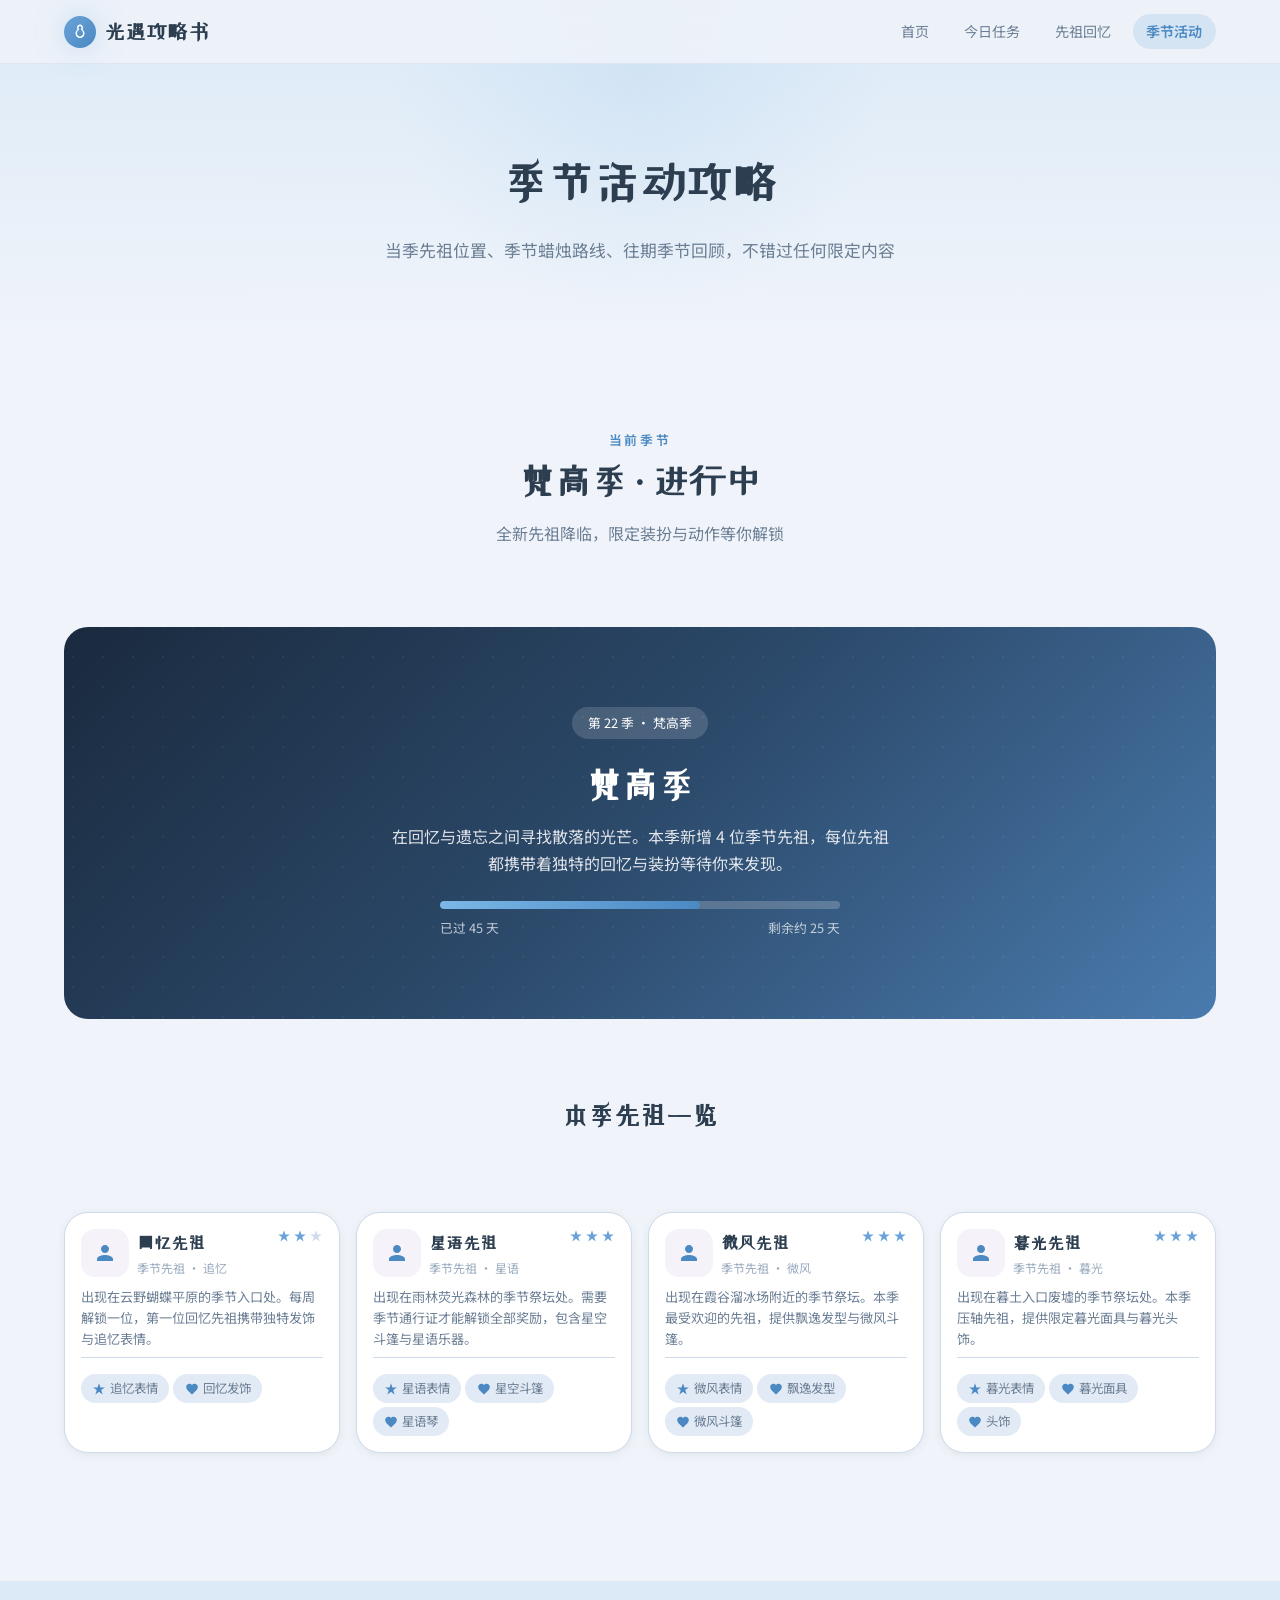
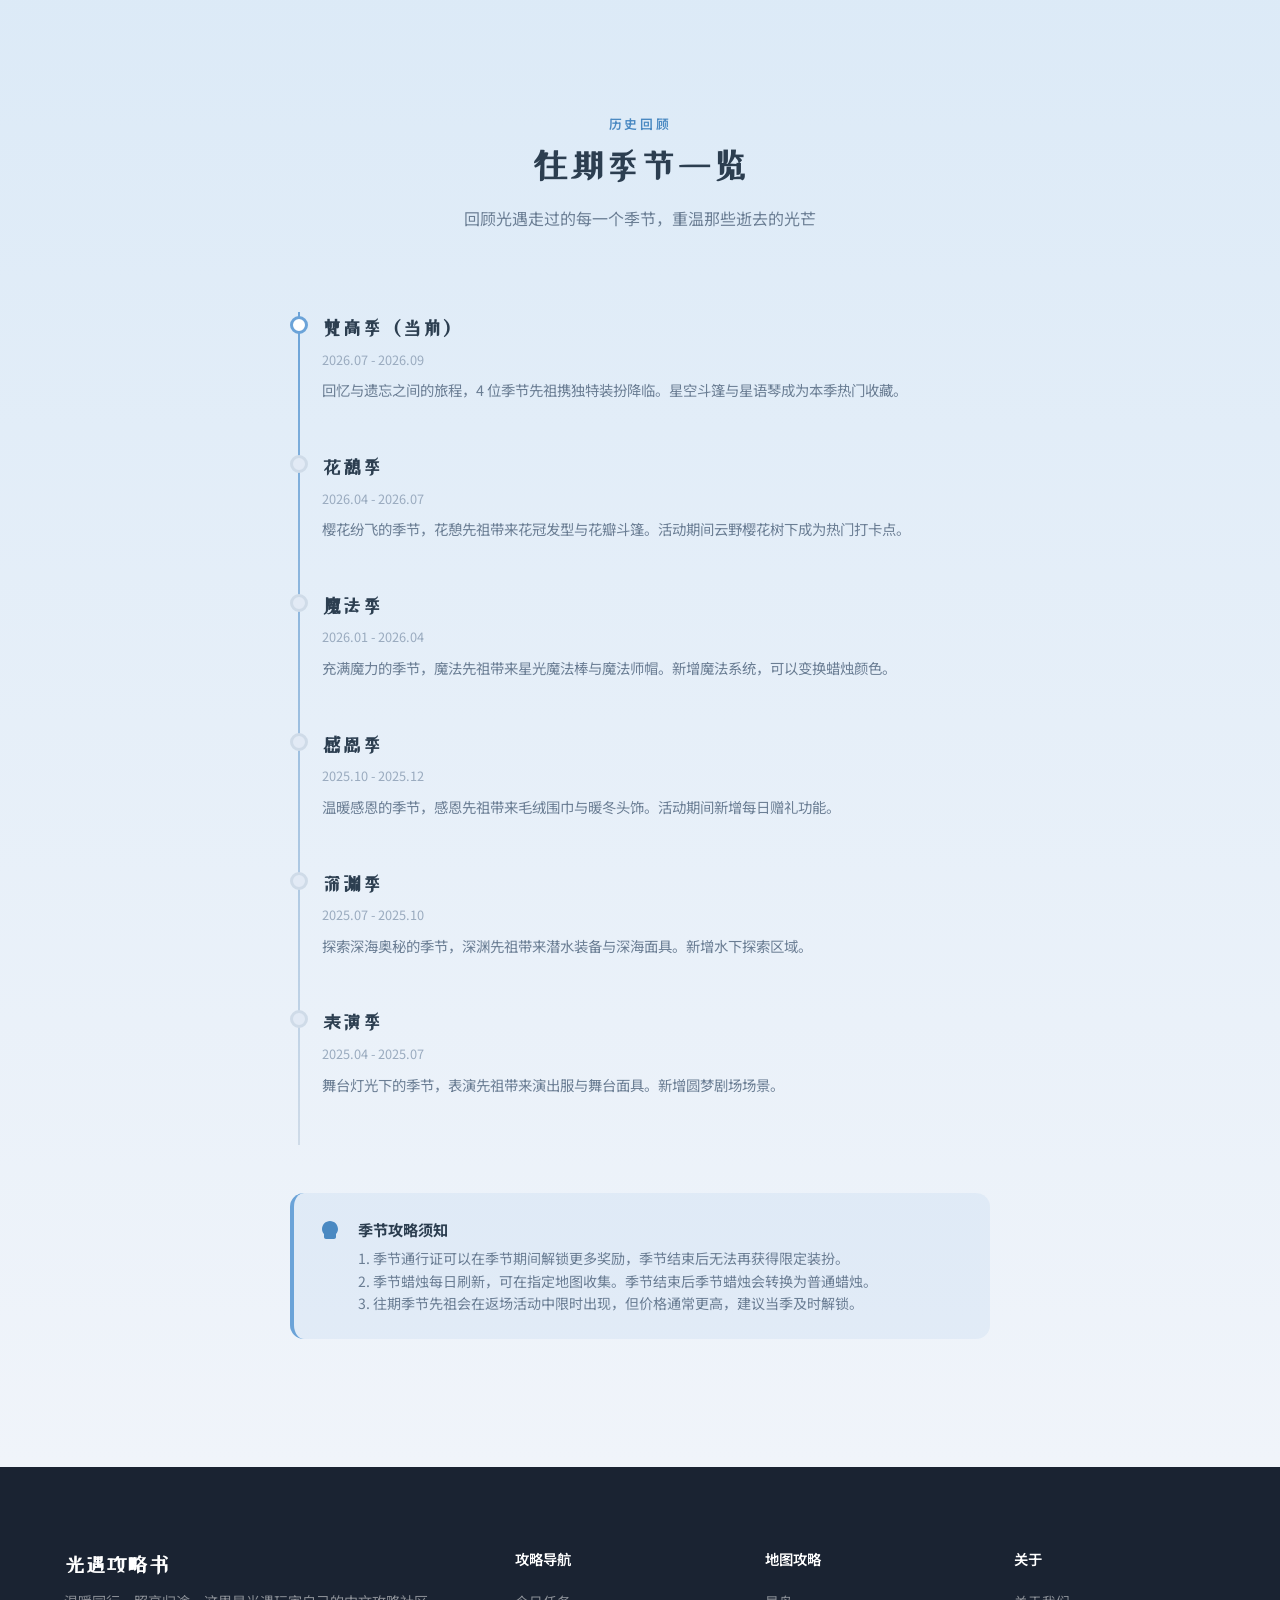
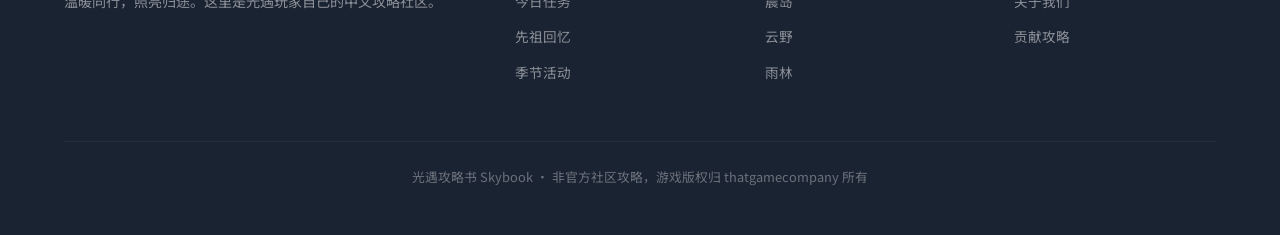
<file: seasonal.html>
<!DOCTYPE html>
<html lang="zh-CN">
<head>
  <meta charset="UTF-8">
  <meta name="viewport" content="width=device-width, initial-scale=1.0">
  <title>季节活动攻略 | 光遇攻略书</title>
  <meta name="description" content="光遇季节活动攻略，当季先祖位置、季节蜡烛路线与往期季节回顾。">
  <link rel="stylesheet" href="css/style.css">
  <link href="https://fonts.googleapis.com/css2?family=ZCOOL+XiaoWei&family=Noto+Sans+SC:wght@400;500;700&display=swap" rel="stylesheet">
</head>
<body>

<div class="light-particles" id="particles"></div>

<!-- 导航栏 -->
<nav class="navbar" id="navbar">
  <div class="nav-container">
    <a href="index.html" class="nav-logo">
      <span class="logo-icon">
        <svg viewBox="0 0 24 24"><path d="M12 2C9.5 2 8 4 8 6.5c0 1 .3 1.8.7 2.5C7.5 9.5 6 11.5 6 14c0 3.3 2.7 6 6 6s6-2.7 6-6c0-2.5-1.5-4.5-2.7-5 .4-.7.7-1.5.7-2.5C16 4 14.5 2 12 2zm0 2c1 0 2 1 2 2.5 0 .5-.1 1-.4 1.5l-.5 1 1 .5c1 .5 1.9 1.7 1.9 4.5 0 2.2-1.8 4-4 4s-4-1.8-4-4c0-2.8.9-4 1.9-4.5l1-.5-.5-1c-.3-.5-.4-1-.4-1.5C10 5 11 4 12 4z"/></svg>
      </span>
      光遇攻略书
    </a>
    <ul class="nav-links" id="navLinks">
      <li><a href="index.html">首页</a></li>
      <li><a href="candles.html">今日任务</a></li>
      <li><a href="spirits.html">先祖回忆</a></li>
      <li><a href="seasonal.html" class="active">季节活动</a></li>
    </ul>
    <div class="nav-toggle" id="navToggle">
      <span></span><span></span><span></span>
    </div>
    <div class="update-badge" id="lastUpdated"></div>
  </div>
</nav>

<!-- 页面头部 -->
<header class="page-header">
  <h1>季节活动攻略</h1>
  <p>当季先祖位置、季节蜡烛路线、往期季节回顾，不错过任何限定内容</p>
</header>

<!-- 当季活动 -->
<section class="section" style="padding-top: var(--space-2xl);">
  <div class="container">
    <div class="section-header reveal">
      <span class="section-eyebrow">当前季节</span>
      <h2 class="section-title">梵高季 · 进行中</h2>
      <p class="section-subtitle">全新先祖降临，限定装扮与动作等你解锁</p>
    </div>

    <div class="season-hero reveal">
      <span class="season-badge">第 22 季 · 梵高季</span>
      <h2>梵高季</h2>
      <p>在回忆与遗忘之间寻找散落的光芒。本季新增 4 位季节先祖，每位先祖都携带着独特的回忆与装扮等待你来发现。</p>
      <div class="season-progress">
        <div class="season-progress-bar">
          <div class="season-progress-fill"></div>
        </div>
        <div class="season-progress-label">
          <span>已过 45 天</span>
          <span>剩余约 25 天</span>
        </div>
      </div>
    </div>

    <!-- 季节先祖 -->
    <div class="section-header reveal" style="margin-top: var(--space-2xl);">
      <h3 class="section-title" style="font-size: 1.6rem;">本季先祖一览</h3>
    </div>
    <div class="spirit-grid">
      <div class="spirit-card" style="--spirit-color: rgba(184, 168, 212, 0.15);">
        <div class="spirit-difficulty">
          <svg class="star" viewBox="0 0 24 24"><path d="M12 2l2.4 7.4H22l-6.2 4.5 2.4 7.4L12 16.8l-6.2 4.5 2.4-7.4L2 9.4h7.6L12 2z"/></svg>
          <svg class="star" viewBox="0 0 24 24"><path d="M12 2l2.4 7.4H22l-6.2 4.5 2.4 7.4L12 16.8l-6.2 4.5 2.4-7.4L2 9.4h7.6L12 2z"/></svg>
          <svg class="star empty" viewBox="0 0 24 24"><path d="M12 2l2.4 7.4H22l-6.2 4.5 2.4 7.4L12 16.8l-6.2 4.5 2.4-7.4L2 9.4h7.6L12 2z"/></svg>
        </div>
        <div class="spirit-header">
          <div class="spirit-avatar"><svg viewBox="0 0 24 24"><path d="M12 12c2.2 0 4-1.8 4-4s-1.8-4-4-4-4 1.8-4 4 1.8 4 4 4zm0 2c-2.7 0-8 1.3-8 4v2h16v-2c0-2.7-5.3-4-8-4z"/></svg></div>
          <div><h3>回忆先祖</h3><p class="spirit-type">季节先祖 · 追忆</p></div>
        </div>
        <p class="spirit-desc">出现在云野蝴蝶平原的季节入口处。每周解锁一位，第一位回忆先祖携带独特发饰与追忆表情。</p>
        <div class="spirit-rewards">
          <span class="spirit-reward"><svg viewBox="0 0 24 24"><path d="M12 2l2.4 7.4H22l-6.2 4.5 2.4 7.4L12 16.8l-6.2 4.5 2.4-7.4L2 9.4h7.6L12 2z"/></svg> 追忆表情</span>
          <span class="spirit-reward"><svg viewBox="0 0 24 24"><path d="M12 21.35l-1.45-1.32C5.4 15.36 2 12.28 2 8.5 2 5.42 4.42 3 7.5 3c1.74 0 3.41.81 4.5 2.09C13.09 3.81 14.76 3 16.5 3 19.58 3 22 5.42 22 8.5c0 3.78-3.4 6.86-8.55 11.54L12 21.35z"/></svg> 回忆发饰</span>
        </div>
      </div>

      <div class="spirit-card" style="--spirit-color: rgba(184, 168, 212, 0.15);">
        <div class="spirit-difficulty">
          <svg class="star" viewBox="0 0 24 24"><path d="M12 2l2.4 7.4H22l-6.2 4.5 2.4 7.4L12 16.8l-6.2 4.5 2.4-7.4L2 9.4h7.6L12 2z"/></svg>
          <svg class="star" viewBox="0 0 24 24"><path d="M12 2l2.4 7.4H22l-6.2 4.5 2.4 7.4L12 16.8l-6.2 4.5 2.4-7.4L2 9.4h7.6L12 2z"/></svg>
          <svg class="star" viewBox="0 0 24 24"><path d="M12 2l2.4 7.4H22l-6.2 4.5 2.4 7.4L12 16.8l-6.2 4.5 2.4-7.4L2 9.4h7.6L12 2z"/></svg>
        </div>
        <div class="spirit-header">
          <div class="spirit-avatar"><svg viewBox="0 0 24 24"><path d="M12 12c2.2 0 4-1.8 4-4s-1.8-4-4-4-4 1.8-4 4 1.8 4 4 4zm0 2c-2.7 0-8 1.3-8 4v2h16v-2c0-2.7-5.3-4-8-4z"/></svg></div>
          <div><h3>星语先祖</h3><p class="spirit-type">季节先祖 · 星语</p></div>
        </div>
        <p class="spirit-desc">出现在雨林荧光森林的季节祭坛处。需要季节通行证才能解锁全部奖励，包含星空斗篷与星语乐器。</p>
        <div class="spirit-rewards">
          <span class="spirit-reward"><svg viewBox="0 0 24 24"><path d="M12 2l2.4 7.4H22l-6.2 4.5 2.4 7.4L12 16.8l-6.2 4.5 2.4-7.4L2 9.4h7.6L12 2z"/></svg> 星语表情</span>
          <span class="spirit-reward"><svg viewBox="0 0 24 24"><path d="M12 21.35l-1.45-1.32C5.4 15.36 2 12.28 2 8.5 2 5.42 4.42 3 7.5 3c1.74 0 3.41.81 4.5 2.09C13.09 3.81 14.76 3 16.5 3 19.58 3 22 5.42 22 8.5c0 3.78-3.4 6.86-8.55 11.54L12 21.35z"/></svg> 星空斗篷</span>
          <span class="spirit-reward"><svg viewBox="0 0 24 24"><path d="M12 21.35l-1.45-1.32C5.4 15.36 2 12.28 2 8.5 2 5.42 4.42 3 7.5 3c1.74 0 3.41.81 4.5 2.09C13.09 3.81 14.76 3 16.5 3 19.58 3 22 5.42 22 8.5c0 3.78-3.4 6.86-8.55 11.54L12 21.35z"/></svg> 星语琴</span>
        </div>
      </div>

      <div class="spirit-card" style="--spirit-color: rgba(184, 168, 212, 0.15);">
        <div class="spirit-difficulty">
          <svg class="star" viewBox="0 0 24 24"><path d="M12 2l2.4 7.4H22l-6.2 4.5 2.4 7.4L12 16.8l-6.2 4.5 2.4-7.4L2 9.4h7.6L12 2z"/></svg>
          <svg class="star" viewBox="0 0 24 24"><path d="M12 2l2.4 7.4H22l-6.2 4.5 2.4 7.4L12 16.8l-6.2 4.5 2.4-7.4L2 9.4h7.6L12 2z"/></svg>
          <svg class="star" viewBox="0 0 24 24"><path d="M12 2l2.4 7.4H22l-6.2 4.5 2.4 7.4L12 16.8l-6.2 4.5 2.4-7.4L2 9.4h7.6L12 2z"/></svg>
        </div>
        <div class="spirit-header">
          <div class="spirit-avatar"><svg viewBox="0 0 24 24"><path d="M12 12c2.2 0 4-1.8 4-4s-1.8-4-4-4-4 1.8-4 4 1.8 4 4 4zm0 2c-2.7 0-8 1.3-8 4v2h16v-2c0-2.7-5.3-4-8-4z"/></svg></div>
          <div><h3>微风先祖</h3><p class="spirit-type">季节先祖 · 微风</p></div>
        </div>
        <p class="spirit-desc">出现在霞谷溜冰场附近的季节祭坛。本季最受欢迎的先祖，提供飘逸发型与微风斗篷。</p>
        <div class="spirit-rewards">
          <span class="spirit-reward"><svg viewBox="0 0 24 24"><path d="M12 2l2.4 7.4H22l-6.2 4.5 2.4 7.4L12 16.8l-6.2 4.5 2.4-7.4L2 9.4h7.6L12 2z"/></svg> 微风表情</span>
          <span class="spirit-reward"><svg viewBox="0 0 24 24"><path d="M12 21.35l-1.45-1.32C5.4 15.36 2 12.28 2 8.5 2 5.42 4.42 3 7.5 3c1.74 0 3.41.81 4.5 2.09C13.09 3.81 14.76 3 16.5 3 19.58 3 22 5.42 22 8.5c0 3.78-3.4 6.86-8.55 11.54L12 21.35z"/></svg> 飘逸发型</span>
          <span class="spirit-reward"><svg viewBox="0 0 24 24"><path d="M12 21.35l-1.45-1.32C5.4 15.36 2 12.28 2 8.5 2 5.42 4.42 3 7.5 3c1.74 0 3.41.81 4.5 2.09C13.09 3.81 14.76 3 16.5 3 19.58 3 22 5.42 22 8.5c0 3.78-3.4 6.86-8.55 11.54L12 21.35z"/></svg> 微风斗篷</span>
        </div>
      </div>

      <div class="spirit-card" style="--spirit-color: rgba(184, 168, 212, 0.15);">
        <div class="spirit-difficulty">
          <svg class="star" viewBox="0 0 24 24"><path d="M12 2l2.4 7.4H22l-6.2 4.5 2.4 7.4L12 16.8l-6.2 4.5 2.4-7.4L2 9.4h7.6L12 2z"/></svg>
          <svg class="star" viewBox="0 0 24 24"><path d="M12 2l2.4 7.4H22l-6.2 4.5 2.4 7.4L12 16.8l-6.2 4.5 2.4-7.4L2 9.4h7.6L12 2z"/></svg>
          <svg class="star" viewBox="0 0 24 24"><path d="M12 2l2.4 7.4H22l-6.2 4.5 2.4 7.4L12 16.8l-6.2 4.5 2.4-7.4L2 9.4h7.6L12 2z"/></svg>
        </div>
        <div class="spirit-header">
          <div class="spirit-avatar"><svg viewBox="0 0 24 24"><path d="M12 12c2.2 0 4-1.8 4-4s-1.8-4-4-4-4 1.8-4 4 1.8 4 4 4zm0 2c-2.7 0-8 1.3-8 4v2h16v-2c0-2.7-5.3-4-8-4z"/></svg></div>
          <div><h3>暮光先祖</h3><p class="spirit-type">季节先祖 · 暮光</p></div>
        </div>
        <p class="spirit-desc">出现在暮土入口废墟的季节祭坛处。本季压轴先祖，提供限定暮光面具与暮光头饰。</p>
        <div class="spirit-rewards">
          <span class="spirit-reward"><svg viewBox="0 0 24 24"><path d="M12 2l2.4 7.4H22l-6.2 4.5 2.4 7.4L12 16.8l-6.2 4.5 2.4-7.4L2 9.4h7.6L12 2z"/></svg> 暮光表情</span>
          <span class="spirit-reward"><svg viewBox="0 0 24 24"><path d="M12 21.35l-1.45-1.32C5.4 15.36 2 12.28 2 8.5 2 5.42 4.42 3 7.5 3c1.74 0 3.41.81 4.5 2.09C13.09 3.81 14.76 3 16.5 3 19.58 3 22 5.42 22 8.5c0 3.78-3.4 6.86-8.55 11.54L12 21.35z"/></svg> 暮光面具</span>
          <span class="spirit-reward"><svg viewBox="0 0 24 24"><path d="M12 21.35l-1.45-1.32C5.4 15.36 2 12.28 2 8.5 2 5.42 4.42 3 7.5 3c1.74 0 3.41.81 4.5 2.09C13.09 3.81 14.76 3 16.5 3 19.58 3 22 5.42 22 8.5c0 3.78-3.4 6.86-8.55 11.54L12 21.35z"/></svg> 头饰</span>
        </div>
      </div>
    </div>
  </div>
</section>

<!-- 季节时间线 -->
<section class="section" style="background: var(--gradient-sky-soft);">
  <div class="container">
    <div class="section-header reveal">
      <span class="section-eyebrow">历史回顾</span>
      <h2 class="section-title">往期季节一览</h2>
      <p class="section-subtitle">回顾光遇走过的每一个季节，重温那些逝去的光芒</p>
    </div>

    <div class="season-timeline" style="max-width: 700px; margin: 0 auto;">
      <div class="season-item">
        <h4>梵高季（当前）</h4>
        <p class="season-date">2026.07 - 2026.09</p>
        <p>回忆与遗忘之间的旅程，4 位季节先祖携独特装扮降临。星空斗篷与星语琴成为本季热门收藏。</p>
      </div>
      <div class="season-item past">
        <h4>花憩季</h4>
        <p class="season-date">2026.04 - 2026.07</p>
        <p>樱花纷飞的季节，花憩先祖带来花冠发型与花瓣斗篷。活动期间云野樱花树下成为热门打卡点。</p>
      </div>
      <div class="season-item past">
        <h4>魔法季</h4>
        <p class="season-date">2026.01 - 2026.04</p>
        <p>充满魔力的季节，魔法先祖带来星光魔法棒与魔法师帽。新增魔法系统，可以变换蜡烛颜色。</p>
      </div>
      <div class="season-item past">
        <h4>感恩季</h4>
        <p class="season-date">2025.10 - 2025.12</p>
        <p>温暖感恩的季节，感恩先祖带来毛绒围巾与暖冬头饰。活动期间新增每日赠礼功能。</p>
      </div>
      <div class="season-item past">
        <h4>深渊季</h4>
        <p class="season-date">2025.07 - 2025.10</p>
        <p>探索深海奥秘的季节，深渊先祖带来潜水装备与深海面具。新增水下探索区域。</p>
      </div>
      <div class="season-item past">
        <h4>表演季</h4>
        <p class="season-date">2025.04 - 2025.07</p>
        <p>舞台灯光下的季节，表演先祖带来演出服与舞台面具。新增圆梦剧场场景。</p>
      </div>
    </div>

    <!-- 季节提示 -->
    <div class="tip-box reveal" style="max-width: 700px; margin: var(--space-xl) auto 0;">
      <svg class="tip-icon" viewBox="0 0 24 24"><path d="M12 2C7.6 2 4 5.6 4 10c0 2 .8 3.8 2 5.1V18c0 1.1.9 2 2 2h8c1.1 0 2-.9 2-2v-2.9c1.2-1.3 2-3.1 2-5.1 0-4.4-3.6-8-8-8z"/></svg>
      <div class="tip-content">
        <h4>季节攻略须知</h4>
        <p>
          1. 季节通行证可以在季节期间解锁更多奖励，季节结束后无法再获得限定装扮。<br>
          2. 季节蜡烛每日刷新，可在指定地图收集。季节结束后季节蜡烛会转换为普通蜡烛。<br>
          3. 往期季节先祖会在返场活动中限时出现，但价格通常更高，建议当季及时解锁。
        </p>
      </div>
    </div>
  </div>
</section>

<!-- 页脚 -->
<footer class="footer">
  <div class="container">
    <div class="footer-content">
      <div class="footer-brand">
        <h3>光遇攻略书</h3>
        <p>温暖同行，照亮归途。这里是光遇玩家自己的中文攻略社区。</p>
      </div>
      <div class="footer-col">
        <h4>攻略导航</h4>
        <ul>
          <li><a href="candles.html">今日任务</a></li>
          <li><a href="spirits.html">先祖回忆</a></li>
          <li><a href="seasonal.html">季节活动</a></li>
        </ul>
      </div>
      <div class="footer-col">
        <h4>地图攻略</h4>
        <ul>
          <li><a href="candles.html">晨岛</a></li>
          <li><a href="candles.html">云野</a></li>
          <li><a href="candles.html">雨林</a></li>
        </ul>
      </div>
      <div class="footer-col">
        <h4>关于</h4>
        <ul>
          <li><a href="#">关于我们</a></li>
          <li><a href="#">贡献攻略</a></li>
        </ul>
      </div>
    </div>
    <div class="footer-bottom">
      <p>光遇攻略书 Skybook · 非官方社区攻略，游戏版权归 thatgamecompany 所有</p>
    </div>
  </div>
</footer>

<button class="back-to-top" id="backToTop" aria-label="返回顶部">
  <svg viewBox="0 0 24 24"><path d="M12 4l8 8h-5v8h-6v-8H4l8-8z"/></svg>
</button>

<script src="js/update-time.js"></script>
<script src="js/main.js"></script>
</body>
</html>
</file>
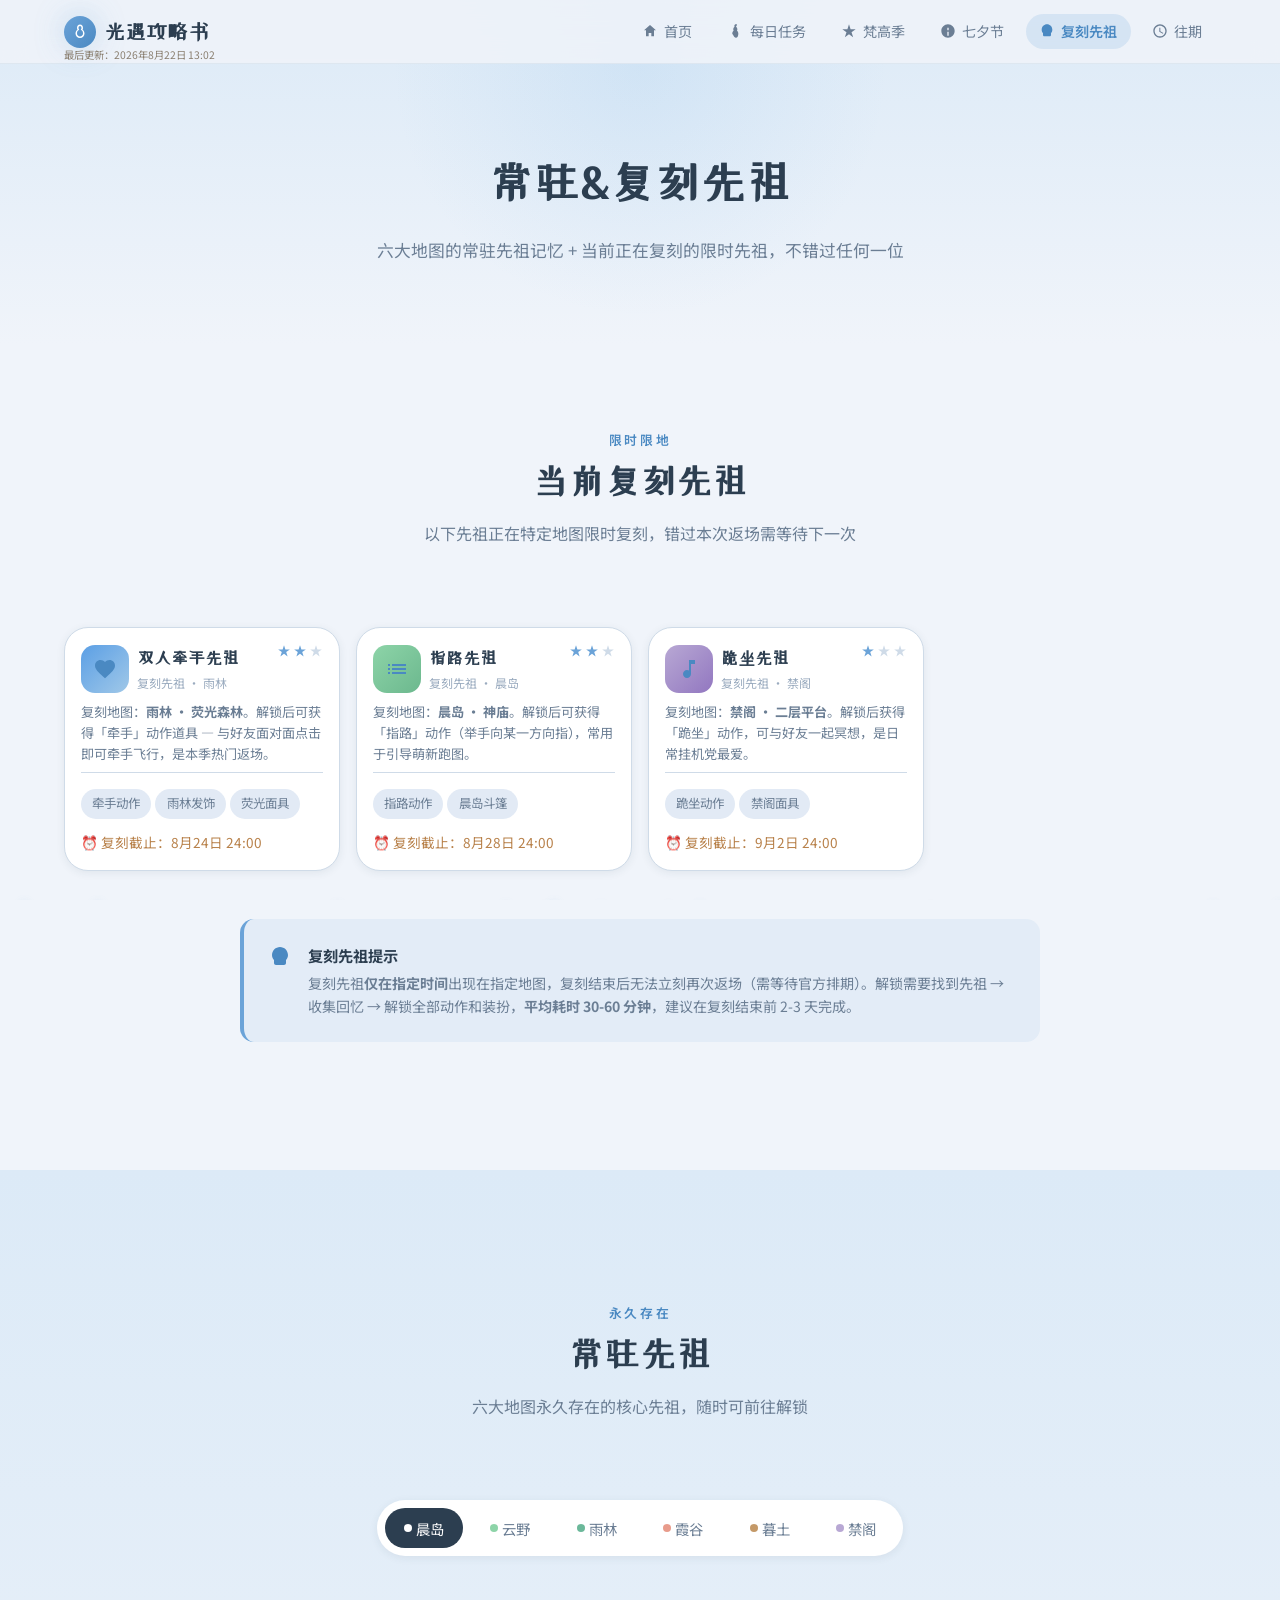
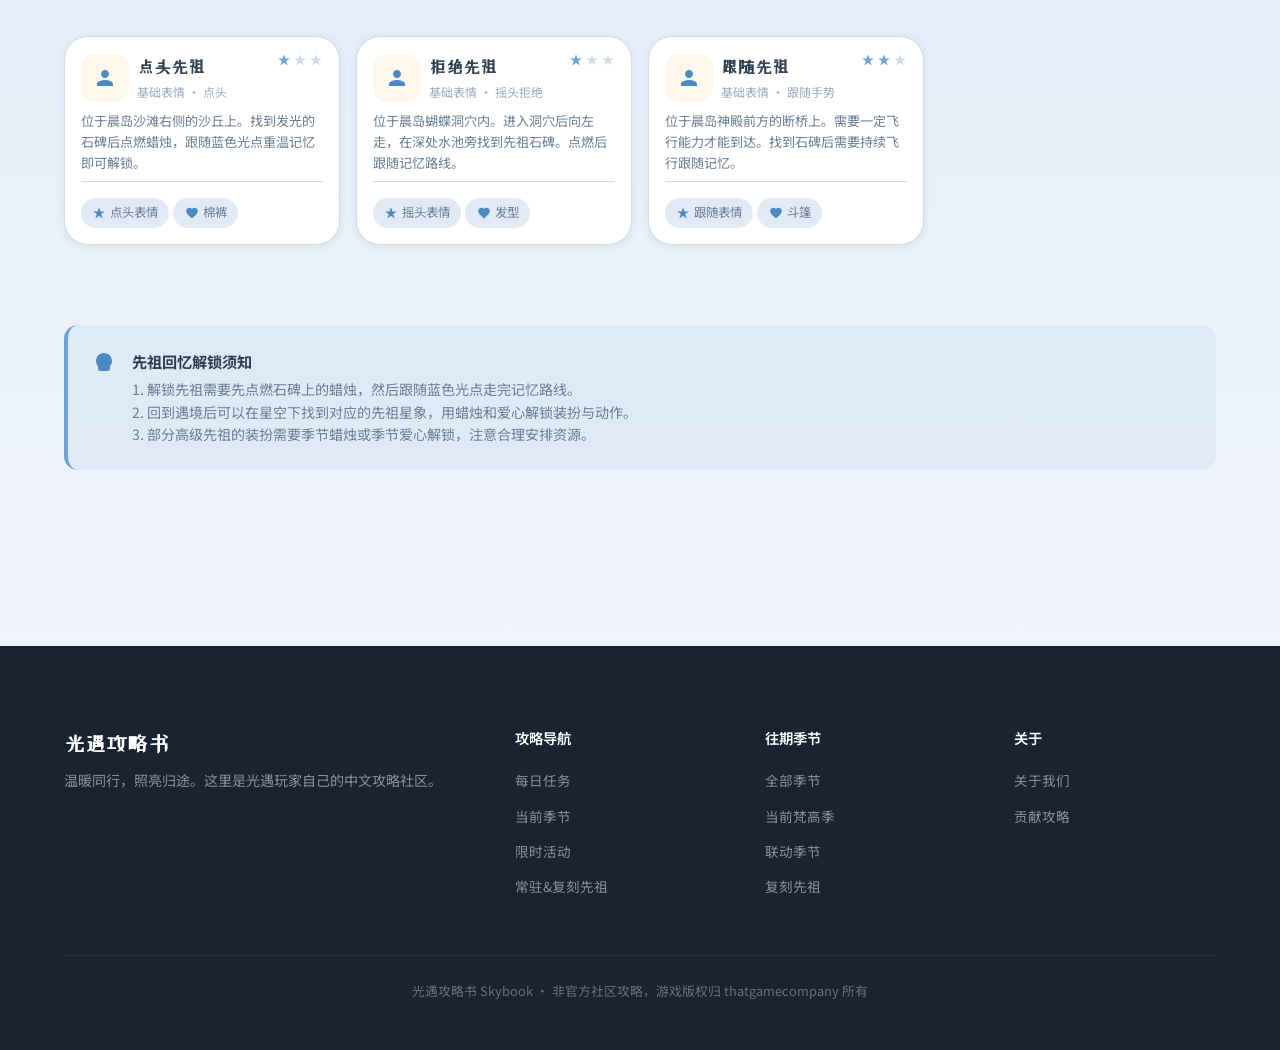
<file: spirits.html>
<!DOCTYPE html>
<html lang="zh-CN">
<head>
  <meta charset="UTF-8">
  <meta name="viewport" content="width=device-width, initial-scale=1.0">
  <title>常驻&复刻先祖 | 光遇攻略书</title>
  <meta name="description" content="光遇全地图常驻先祖回忆攻略，以及当前正在复刻的限时先祖一览。">
  <link rel="stylesheet" href="css/style.css">
  <link href="https://fonts.googleapis.com/css2?family=ZCOOL+XiaoWei&family=Noto+Sans+SC:wght@400;500;700&display=swap" rel="stylesheet">
</head>
<body>

<div class="light-particles" id="particles"></div>

<!-- 导航栏 -->
<nav class="navbar" id="navbar">
  <div class="nav-container">
    <a href="index.html" class="nav-logo">
      <span class="logo-icon">
        <svg viewBox="0 0 24 24"><path d="M12 2C9.5 2 8 4 8 6.5c0 1 .3 1.8.7 2.5C7.5 9.5 6 11.5 6 14c0 3.3 2.7 6 6 6s6-2.7 6-6c0-2.5-1.5-4.5-2.7-5 .4-.7.7-1.5.7-2.5C16 4 14.5 2 12 2zm0 2c1 0 2 1 2 2.5 0 .5-.1 1-.4 1.5l-.5 1 1 .5c1 .5 1.9 1.7 1.9 4.5 0 2.2-1.8 4-4 4s-4-1.8-4-4c0-2.8.9-4 1.9-4.5l1-.5-.5-1c-.3-.5-.4-1-.4-1.5C10 5 11 4 12 4z"/></svg>
      </span>
      光遇攻略书
    </a>
    <ul class="nav-links" id="navLinks">
      <li><a href="index.html"><svg class="nav-icon" viewBox="0 0 24 24"><path d="M12 3l-9 8h3v9h4v-5h4v5h4v-9h3z"/></svg>首页</a></li>
      <li><a href="candles.html"><svg class="nav-icon" viewBox="0 0 24 24"><path d="M12 2c-1.5 0-2.5 1-2.5 2.5 0 .5.2 1 .4 1.3-1.2.8-2 2.2-2 3.7 0 .8.2 1.5.5 2.2-1.3 1-2 2.5-2 4.3C8.5 19.5 10 22 12 22s3.5-2.5 3.5-6c0-1.8-.7-3.3-2-4.3.3-.7.5-1.4.5-2.2 0-1.5-.8-2.9-2-3.7.3-.4.4-.9.4-1.3C14.5 3 13.5 2 12 2z"/></svg>每日任务</a></li>
      <li><a href="current-season.html"><svg class="nav-icon" viewBox="0 0 24 24"><path d="M12 2l2.4 7.4H22l-6.2 4.5 2.4 7.4L12 16.8l-6.2 4.5 2.4-7.4L2 9.4h7.6L12 2z"/></svg>梵高季</a></li>
      <li><a href="events.html"><svg class="nav-icon" viewBox="0 0 24 24"><path d="M12 2C6.48 2 2 6.48 2 12s4.48 10 10 10 10-4.48 10-10S17.52 2 12 2zm1 17h-2v-6h2v6zm0-8h-2V7h2v4z"/></svg>七夕节</a></li>
      <li><a href="spirits.html" class="active"><svg class="nav-icon" viewBox="0 0 24 24"><path d="M12 2C7.6 2 4 5.6 4 10c0 2 .8 3.8 2 5.1V18c0 1.1.9 2 2 2h8c1.1 0 2-.9 2-2v-2.9c1.2-1.3 2-3.1 2-5.1 0-4.4-3.6-8-8-8z"/></svg>复刻先祖</a></li>
      <li><a href="past-seasons.html"><svg class="nav-icon" viewBox="0 0 24 24"><path d="M11.99 2C6.47 2 2 6.48 2 12s4.47 10 9.99 10C17.52 22 22 17.52 22 12S17.52 2 11.99 2zM12 20c-4.42 0-8-3.58-8-8s3.58-8 8-8 8 3.58 8 8-3.58 8-8 8zm.5-13H11v6l5.25 3.15.75-1.23-4.5-2.67z"/></svg>往期</a></li>
    </ul>
    <div class="nav-toggle" id="navToggle">
      <span></span><span></span><span></span>
    </div>
    <div class="update-badge" id="lastUpdated"></div>
  </div>
</nav>

<!-- 页面头部 -->
<header class="page-header">
  <h1>常驻&复刻先祖</h1>
  <p>六大地图的常驻先祖记忆 + 当前正在复刻的限时先祖，不错过任何一位</p>
</header>

<!-- 复刻先祖 -->
<section class="section" style="padding-top: var(--space-2xl);">
  <div class="container">
    <div class="section-header reveal">
      <span class="section-eyebrow">限时限地</span>
      <h2 class="section-title">当前复刻先祖</h2>
      <p class="section-subtitle">以下先祖正在特定地图限时复刻，错过本次返场需等待下一次</p>
    </div>

    <div class="spirit-grid">
      <div class="spirit-card" style="--spirit-color: rgba(107, 163, 216, 0.25);">
        <div class="spirit-difficulty">
          <svg class="star" viewBox="0 0 24 24"><path d="M12 2l2.4 7.4H22l-6.2 4.5 2.4 7.4L12 16.8l-6.2 4.5 2.4-7.4L2 9.4h7.6L12 2z"/></svg>
          <svg class="star" viewBox="0 0 24 24"><path d="M12 2l2.4 7.4H22l-6.2 4.5 2.4 7.4L12 16.8l-6.2 4.5 2.4-7.4L2 9.4h7.6L12 2z"/></svg>
          <svg class="star empty" viewBox="0 0 24 24"><path d="M12 2l2.4 7.4H22l-6.2 4.5 2.4 7.4L12 16.8l-6.2 4.5 2.4-7.4L2 9.4h7.6L12 2z"/></svg>
        </div>
        <div class="spirit-header">
          <div class="spirit-avatar" style="background: linear-gradient(135deg, #5B9FE5, #A0C8E8);"><svg viewBox="0 0 24 24" fill="white"><path d="M12 21.35l-1.45-1.32C5.4 15.36 2 12.28 2 8.5 2 5.42 4.42 3 7.5 3c1.74 0 3.41.81 4.5 2.09C13.09 3.81 14.76 3 16.5 3 19.58 3 22 5.42 22 8.5c0 3.78-3.4 6.86-8.55 11.54L12 21.35z"/></svg></div>
          <div><h3>双人牵手先祖</h3><p class="spirit-type">复刻先祖 · 雨林</p></div>
        </div>
        <p class="spirit-desc">复刻地图：<strong>雨林 · 荧光森林</strong>。解锁后可获得「牵手」动作道具 — 与好友面对面点击即可牵手飞行，是本季热门返场。</p>
        <div class="spirit-rewards">
          <span class="spirit-reward">牵手动作</span>
          <span class="spirit-reward">雨林发饰</span>
          <span class="spirit-reward">荧光面具</span>
        </div>
        <p style="margin-top: 12px; font-size: 0.85rem; color: #b8814a;">⏰ 复刻截止：8月24日 24:00</p>
      </div>

      <div class="spirit-card" style="--spirit-color: rgba(141, 212, 168, 0.25);">
        <div class="spirit-difficulty">
          <svg class="star" viewBox="0 0 24 24"><path d="M12 2l2.4 7.4H22l-6.2 4.5 2.4 7.4L12 16.8l-6.2 4.5 2.4-7.4L2 9.4h7.6L12 2z"/></svg>
          <svg class="star" viewBox="0 0 24 24"><path d="M12 2l2.4 7.4H22l-6.2 4.5 2.4 7.4L12 16.8l-6.2 4.5 2.4-7.4L2 9.4h7.6L12 2z"/></svg>
          <svg class="star empty" viewBox="0 0 24 24"><path d="M12 2l2.4 7.4H22l-6.2 4.5 2.4 7.4L12 16.8l-6.2 4.5 2.4-7.4L2 9.4h7.6L12 2z"/></svg>
        </div>
        <div class="spirit-header">
          <div class="spirit-avatar" style="background: linear-gradient(135deg, #8dd4a8, #6cb88e);"><svg viewBox="0 0 24 24" fill="white"><path d="M3 13h2v-2H3v2zm0 4h2v-2H3v2zm0-8h2V7H3v2zm4 4h14v-2H7v2zm0 4h14v-2H7v2zM7 7v2h14V7H7z"/></svg></div>
          <div><h3>指路先祖</h3><p class="spirit-type">复刻先祖 · 晨岛</p></div>
        </div>
        <p class="spirit-desc">复刻地图：<strong>晨岛 · 神庙</strong>。解锁后可获得「指路」动作（举手向某一方向指），常用于引导萌新跑图。</p>
        <div class="spirit-rewards">
          <span class="spirit-reward">指路动作</span>
          <span class="spirit-reward">晨岛斗篷</span>
        </div>
        <p style="margin-top: 12px; font-size: 0.85rem; color: #b8814a;">⏰ 复刻截止：8月28日 24:00</p>
      </div>

      <div class="spirit-card" style="--spirit-color: rgba(184, 168, 212, 0.25);">
        <div class="spirit-difficulty">
          <svg class="star" viewBox="0 0 24 24"><path d="M12 2l2.4 7.4H22l-6.2 4.5 2.4 7.4L12 16.8l-6.2 4.5 2.4-7.4L2 9.4h7.6L12 2z"/></svg>
          <svg class="star empty" viewBox="0 0 24 24"><path d="M12 2l2.4 7.4H22l-6.2 4.5 2.4 7.4L12 16.8l-6.2 4.5 2.4-7.4L2 9.4h7.6L12 2z"/></svg>
          <svg class="star empty" viewBox="0 0 24 24"><path d="M12 2l2.4 7.4H22l-6.2 4.5 2.4 7.4L12 16.8l-6.2 4.5 2.4-7.4L2 9.4h7.6L12 2z"/></svg>
        </div>
        <div class="spirit-header">
          <div class="spirit-avatar" style="background: linear-gradient(135deg, #b8a8d4, #9277c0);"><svg viewBox="0 0 24 24" fill="white"><path d="M12 3v10.55c-.59-.34-1.27-.55-2-.55-2.21 0-4 1.79-4 4s1.79 4 4 4 4-1.79 4-4V7h4V3h-6z"/></svg></div>
          <div><h3>跪坐先祖</h3><p class="spirit-type">复刻先祖 · 禁阁</p></div>
        </div>
        <p class="spirit-desc">复刻地图：<strong>禁阁 · 二层平台</strong>。解锁后获得「跪坐」动作，可与好友一起冥想，是日常挂机党最爱。</p>
        <div class="spirit-rewards">
          <span class="spirit-reward">跪坐动作</span>
          <span class="spirit-reward">禁阁面具</span>
        </div>
        <p style="margin-top: 12px; font-size: 0.85rem; color: #b8814a;">⏰ 复刻截止：9月2日 24:00</p>
      </div>
    </div>

    <div class="tip-box reveal" style="max-width: 800px; margin: var(--space-xl) auto 0;">
      <svg class="tip-icon" viewBox="0 0 24 24"><path d="M12 2C7.6 2 4 5.6 4 10c0 2 .8 3.8 2 5.1V18c0 1.1.9 2 2 2h8c1.1 0 2-.9 2-2v-2.9c1.2-1.3 2-3.1 2-5.1 0-4.4-3.6-8-8-8z"/></svg>
      <div class="tip-content">
        <h4>复刻先祖提示</h4>
        <p>复刻先祖<strong>仅在指定时间</strong>出现在指定地图，复刻结束后无法立刻再次返场（需等待官方排期）。解锁需要找到先祖 → 收集回忆 → 解锁全部动作和装扮，<strong>平均耗时 30-60 分钟</strong>，建议在复刻结束前 2-3 天完成。</p>
      </div>
    </div>
  </div>
</section>

<!-- 常驻先祖 -->
<section class="section" style="background: var(--gradient-sky-soft);">
  <div class="container">
    <div class="section-header reveal">
      <span class="section-eyebrow">永久存在</span>
      <h2 class="section-title">常驻先祖</h2>
      <p class="section-subtitle">六大地图永久存在的核心先祖，随时可前往解锁</p>
    </div>
    <div class="tab-nav" id="tabNav">
      <button class="tab-btn active" data-tab="dawn"><span class="tab-dot" style="--tab-color: #F4C97A;"></span>晨岛</button>
      <button class="tab-btn" data-tab="prairie"><span class="tab-dot" style="--tab-color: #8DD4A8;"></span>云野</button>
      <button class="tab-btn" data-tab="forest"><span class="tab-dot" style="--tab-color: #6BB89A;"></span>雨林</button>
      <button class="tab-btn" data-tab="valley"><span class="tab-dot" style="--tab-color: #E89B8B;"></span>霞谷</button>
      <button class="tab-btn" data-tab="wasteland"><span class="tab-dot" style="--tab-color: #C49968;"></span>暮土</button>
      <button class="tab-btn" data-tab="vault"><span class="tab-dot" style="--tab-color: #B8A8D4;"></span>禁阁</button>
    </div>

    <!-- 晨岛先祖 -->
    <div class="tab-content active" id="tab-dawn">
      <div class="spirit-grid">
        <div class="spirit-card" style="--spirit-color: rgba(244, 201, 122, 0.15);">
          <div class="spirit-difficulty">
            <svg class="star" viewBox="0 0 24 24"><path d="M12 2l2.4 7.4H22l-6.2 4.5 2.4 7.4L12 16.8l-6.2 4.5 2.4-7.4L2 9.4h7.6L12 2z"/></svg>
            <svg class="star empty" viewBox="0 0 24 24"><path d="M12 2l2.4 7.4H22l-6.2 4.5 2.4 7.4L12 16.8l-6.2 4.5 2.4-7.4L2 9.4h7.6L12 2z"/></svg>
            <svg class="star empty" viewBox="0 0 24 24"><path d="M12 2l2.4 7.4H22l-6.2 4.5 2.4 7.4L12 16.8l-6.2 4.5 2.4-7.4L2 9.4h7.6L12 2z"/></svg>
          </div>
          <div class="spirit-header">
            <div class="spirit-avatar">
              <svg viewBox="0 0 24 24"><path d="M12 12c2.2 0 4-1.8 4-4s-1.8-4-4-4-4 1.8-4 4 1.8 4 4 4zm0 2c-2.7 0-8 1.3-8 4v2h16v-2c0-2.7-5.3-4-8-4z"/></svg>
            </div>
            <div>
              <h3>点头先祖</h3>
              <p class="spirit-type">基础表情 · 点头</p>
            </div>
          </div>
          <p class="spirit-desc">位于晨岛沙滩右侧的沙丘上。找到发光的石碑后点燃蜡烛，跟随蓝色光点重温记忆即可解锁。</p>
          <div class="spirit-rewards">
            <span class="spirit-reward"><svg viewBox="0 0 24 24"><path d="M12 2l2.4 7.4H22l-6.2 4.5 2.4 7.4L12 16.8l-6.2 4.5 2.4-7.4L2 9.4h7.6L12 2z"/></svg> 点头表情</span>
            <span class="spirit-reward"><svg viewBox="0 0 24 24"><path d="M12 21.35l-1.45-1.32C5.4 15.36 2 12.28 2 8.5 2 5.42 4.42 3 7.5 3c1.74 0 3.41.81 4.5 2.09C13.09 3.81 14.76 3 16.5 3 19.58 3 22 5.42 22 8.5c0 3.78-3.4 6.86-8.55 11.54L12 21.35z"/></svg> 棉裤</span>
          </div>
        </div>

        <div class="spirit-card" style="--spirit-color: rgba(244, 201, 122, 0.15);">
          <div class="spirit-difficulty">
            <svg class="star" viewBox="0 0 24 24"><path d="M12 2l2.4 7.4H22l-6.2 4.5 2.4 7.4L12 16.8l-6.2 4.5 2.4-7.4L2 9.4h7.6L12 2z"/></svg>
            <svg class="star empty" viewBox="0 0 24 24"><path d="M12 2l2.4 7.4H22l-6.2 4.5 2.4 7.4L12 16.8l-6.2 4.5 2.4-7.4L2 9.4h7.6L12 2z"/></svg>
            <svg class="star empty" viewBox="0 0 24 24"><path d="M12 2l2.4 7.4H22l-6.2 4.5 2.4 7.4L12 16.8l-6.2 4.5 2.4-7.4L2 9.4h7.6L12 2z"/></svg>
          </div>
          <div class="spirit-header">
            <div class="spirit-avatar">
              <svg viewBox="0 0 24 24"><path d="M12 12c2.2 0 4-1.8 4-4s-1.8-4-4-4-4 1.8-4 4 1.8 4 4 4zm0 2c-2.7 0-8 1.3-8 4v2h16v-2c0-2.7-5.3-4-8-4z"/></svg>
            </div>
            <div>
              <h3>拒绝先祖</h3>
              <p class="spirit-type">基础表情 · 摇头拒绝</p>
            </div>
          </div>
          <p class="spirit-desc">位于晨岛蝴蝶洞穴内。进入洞穴后向左走，在深处水池旁找到先祖石碑。点燃后跟随记忆路线。</p>
          <div class="spirit-rewards">
            <span class="spirit-reward"><svg viewBox="0 0 24 24"><path d="M12 2l2.4 7.4H22l-6.2 4.5 2.4 7.4L12 16.8l-6.2 4.5 2.4-7.4L2 9.4h7.6L12 2z"/></svg> 摇头表情</span>
            <span class="spirit-reward"><svg viewBox="0 0 24 24"><path d="M12 21.35l-1.45-1.32C5.4 15.36 2 12.28 2 8.5 2 5.42 4.42 3 7.5 3c1.74 0 3.41.81 4.5 2.09C13.09 3.81 14.76 3 16.5 3 19.58 3 22 5.42 22 8.5c0 3.78-3.4 6.86-8.55 11.54L12 21.35z"/></svg> 发型</span>
          </div>
        </div>

        <div class="spirit-card" style="--spirit-color: rgba(244, 201, 122, 0.15);">
          <div class="spirit-difficulty">
            <svg class="star" viewBox="0 0 24 24"><path d="M12 2l2.4 7.4H22l-6.2 4.5 2.4 7.4L12 16.8l-6.2 4.5 2.4-7.4L2 9.4h7.6L12 2z"/></svg>
            <svg class="star" viewBox="0 0 24 24"><path d="M12 2l2.4 7.4H22l-6.2 4.5 2.4 7.4L12 16.8l-6.2 4.5 2.4-7.4L2 9.4h7.6L12 2z"/></svg>
            <svg class="star empty" viewBox="0 0 24 24"><path d="M12 2l2.4 7.4H22l-6.2 4.5 2.4 7.4L12 16.8l-6.2 4.5 2.4-7.4L2 9.4h7.6L12 2z"/></svg>
          </div>
          <div class="spirit-header">
            <div class="spirit-avatar">
              <svg viewBox="0 0 24 24"><path d="M12 12c2.2 0 4-1.8 4-4s-1.8-4-4-4-4 1.8-4 4 1.8 4 4 4zm0 2c-2.7 0-8 1.3-8 4v2h16v-2c0-2.7-5.3-4-8-4z"/></svg>
            </div>
            <div>
              <h3>跟随先祖</h3>
              <p class="spirit-type">基础表情 · 跟随手势</p>
            </div>
          </div>
          <p class="spirit-desc">位于晨岛神殿前方的断桥上。需要一定飞行能力才能到达。找到石碑后需要持续飞行跟随记忆。</p>
          <div class="spirit-rewards">
            <span class="spirit-reward"><svg viewBox="0 0 24 24"><path d="M12 2l2.4 7.4H22l-6.2 4.5 2.4 7.4L12 16.8l-6.2 4.5 2.4-7.4L2 9.4h7.6L12 2z"/></svg> 跟随表情</span>
            <span class="spirit-reward"><svg viewBox="0 0 24 24"><path d="M12 21.35l-1.45-1.32C5.4 15.36 2 12.28 2 8.5 2 5.42 4.42 3 7.5 3c1.74 0 3.41.81 4.5 2.09C13.09 3.81 14.76 3 16.5 3 19.58 3 22 5.42 22 8.5c0 3.78-3.4 6.86-8.55 11.54L12 21.35z"/></svg> 斗篷</span>
          </div>
        </div>
      </div>
    </div>

    <!-- 云野先祖 -->
    <div class="tab-content" id="tab-prairie">
      <div class="spirit-grid">
        <div class="spirit-card" style="--spirit-color: rgba(141, 212, 168, 0.15);">
          <div class="spirit-difficulty">
            <svg class="star" viewBox="0 0 24 24"><path d="M12 2l2.4 7.4H22l-6.2 4.5 2.4 7.4L12 16.8l-6.2 4.5 2.4-7.4L2 9.4h7.6L12 2z"/></svg>
            <svg class="star empty" viewBox="0 0 24 24"><path d="M12 2l2.4 7.4H22l-6.2 4.5 2.4 7.4L12 16.8l-6.2 4.5 2.4-7.4L2 9.4h7.6L12 2z"/></svg>
            <svg class="star empty" viewBox="0 0 24 24"><path d="M12 2l2.4 7.4H22l-6.2 4.5 2.4 7.4L12 16.8l-6.2 4.5 2.4-7.4L2 9.4h7.6L12 2z"/></svg>
          </div>
          <div class="spirit-header">
            <div class="spirit-avatar"><svg viewBox="0 0 24 24"><path d="M12 12c2.2 0 4-1.8 4-4s-1.8-4-4-4-4 1.8-4 4 1.8 4 4 4zm0 2c-2.7 0-8 1.3-8 4v2h16v-2c0-2.7-5.3-4-8-4z"/></svg></div>
            <div><h3>举烛先祖</h3><p class="spirit-type">基础表情 · 举烛</p></div>
          </div>
          <p class="spirit-desc">位于蝴蝶平原中心偏左的小丘上。最易找到的先祖之一，新手必解。</p>
          <div class="spirit-rewards">
            <span class="spirit-reward"><svg viewBox="0 0 24 24"><path d="M12 2l2.4 7.4H22l-6.2 4.5 2.4 7.4L12 16.8l-6.2 4.5 2.4-7.4L2 9.4h7.6L12 2z"/></svg> 举烛表情</span>
            <span class="spirit-reward"><svg viewBox="0 0 24 24"><path d="M12 21.35l-1.45-1.32C5.4 15.36 2 12.28 2 8.5 2 5.42 4.42 3 7.5 3c1.74 0 3.41.81 4.5 2.09C13.09 3.81 14.76 3 16.5 3 19.58 3 22 5.42 22 8.5c0 3.78-3.4 6.86-8.55 11.54L12 21.35z"/></svg> 管裤</span>
          </div>
        </div>

        <div class="spirit-card" style="--spirit-color: rgba(141, 212, 168, 0.15);">
          <div class="spirit-difficulty">
            <svg class="star" viewBox="0 0 24 24"><path d="M12 2l2.4 7.4H22l-6.2 4.5 2.4 7.4L12 16.8l-6.2 4.5 2.4-7.4L2 9.4h7.6L12 2z"/></svg>
            <svg class="star" viewBox="0 0 24 24"><path d="M12 2l2.4 7.4H22l-6.2 4.5 2.4 7.4L12 16.8l-6.2 4.5 2.4-7.4L2 9.4h7.6L12 2z"/></svg>
            <svg class="star empty" viewBox="0 0 24 24"><path d="M12 2l2.4 7.4H22l-6.2 4.5 2.4 7.4L12 16.8l-6.2 4.5 2.4-7.4L2 9.4h7.6L12 2z"/></svg>
          </div>
          <div class="spirit-header">
            <div class="spirit-avatar"><svg viewBox="0 0 24 24"><path d="M12 12c2.2 0 4-1.8 4-4s-1.8-4-4-4-4 1.8-4 4 1.8 4 4 4zm0 2c-2.7 0-8 1.3-8 4v2h16v-2c0-2.7-5.3-4-8-4z"/></svg></div>
            <div><h3>欢呼先祖</h3><p class="spirit-type">基础表情 · 双手欢呼</p></div>
          </div>
          <p class="spirit-desc">位于右侧三塔区域的第二座塔底部。需要飞过云层到达。</p>
          <div class="spirit-rewards">
            <span class="spirit-reward"><svg viewBox="0 0 24 24"><path d="M12 2l2.4 7.4H22l-6.2 4.5 2.4 7.4L12 16.8l-6.2 4.5 2.4-7.4L2 9.4h7.6L12 2z"/></svg> 欢呼表情</span>
            <span class="spirit-reward"><svg viewBox="0 0 24 24"><path d="M12 21.35l-1.45-1.32C5.4 15.36 2 12.28 2 8.5 2 5.42 4.42 3 7.5 3c1.74 0 3.41.81 4.5 2.09C13.09 3.81 14.76 3 16.5 3 19.58 3 22 5.42 22 8.5c0 3.78-3.4 6.86-8.55 11.54L12 21.35z"/></svg> 发型</span>
            <span class="spirit-reward"><svg viewBox="0 0 24 24"><path d="M12 21.35l-1.45-1.32C5.4 15.36 2 12.28 2 8.5 2 5.42 4.42 3 7.5 3c1.74 0 3.41.81 4.5 2.09C13.09 3.81 14.76 3 16.5 3 19.58 3 22 5.42 22 8.5c0 3.78-3.4 6.86-8.55 11.54L12 21.35z"/></svg> 面具</span>
          </div>
        </div>

        <div class="spirit-card" style="--spirit-color: rgba(141, 212, 168, 0.15);">
          <div class="spirit-difficulty">
            <svg class="star" viewBox="0 0 24 24"><path d="M12 2l2.4 7.4H22l-6.2 4.5 2.4 7.4L12 16.8l-6.2 4.5 2.4-7.4L2 9.4h7.6L12 2z"/></svg>
            <svg class="star" viewBox="0 0 24 24"><path d="M12 2l2.4 7.4H22l-6.2 4.5 2.4 7.4L12 16.8l-6.2 4.5 2.4-7.4L2 9.4h7.6L12 2z"/></svg>
            <svg class="star empty" viewBox="0 0 24 24"><path d="M12 2l2.4 7.4H22l-6.2 4.5 2.4 7.4L12 16.8l-6.2 4.5 2.4-7.4L2 9.4h7.6L12 2z"/></svg>
          </div>
          <div class="spirit-header">
            <div class="spirit-avatar"><svg viewBox="0 0 24 24"><path d="M12 12c2.2 0 4-1.8 4-4s-1.8-4-4-4-4 1.8-4 4 1.8 4 4 4zm0 2c-2.7 0-8 1.3-8 4v2h16v-2c0-2.7-5.3-4-8-4z"/></svg></div>
            <div><h3>鼓掌先祖</h3><p class="spirit-type">基础表情 · 鼓掌</p></div>
          </div>
          <p class="spirit-desc">位于左侧浮岛背面。需要从蝴蝶平原飞到浮岛，绕到背面才能看到石碑。</p>
          <div class="spirit-rewards">
            <span class="spirit-reward"><svg viewBox="0 0 24 24"><path d="M12 2l2.4 7.4H22l-6.2 4.5 2.4 7.4L12 16.8l-6.2 4.5 2.4-7.4L2 9.4h7.6L12 2z"/></svg> 鼓掌表情</span>
            <span class="spirit-reward"><svg viewBox="0 0 24 24"><path d="M12 21.35l-1.45-1.32C5.4 15.36 2 12.28 2 8.5 2 5.42 4.42 3 7.5 3c1.74 0 3.41.81 4.5 2.09C13.09 3.81 14.76 3 16.5 3 19.58 3 22 5.42 22 8.5c0 3.78-3.4 6.86-8.55 11.54L12 21.35z"/></svg> 发型</span>
          </div>
        </div>

        <div class="spirit-card" style="--spirit-color: rgba(141, 212, 168, 0.15);">
          <div class="spirit-difficulty">
            <svg class="star" viewBox="0 0 24 24"><path d="M12 2l2.4 7.4H22l-6.2 4.5 2.4 7.4L12 16.8l-6.2 4.5 2.4-7.4L2 9.4h7.6L12 2z"/></svg>
            <svg class="star" viewBox="0 0 24 24"><path d="M12 2l2.4 7.4H22l-6.2 4.5 2.4 7.4L12 16.8l-6.2 4.5 2.4-7.4L2 9.4h7.6L12 2z"/></svg>
            <svg class="star empty" viewBox="0 0 24 24"><path d="M12 2l2.4 7.4H22l-6.2 4.5 2.4 7.4L12 16.8l-6.2 4.5 2.4-7.4L2 9.4h7.6L12 2z"/></svg>
          </div>
          <div class="spirit-header">
            <div class="spirit-avatar"><svg viewBox="0 0 24 24"><path d="M12 12c2.2 0 4-1.8 4-4s-1.8-4-4-4-4 1.8-4 4 1.8 4 4 4zm0 2c-2.7 0-8 1.3-8 4v2h16v-2c0-2.7-5.3-4-8-4z"/></svg></div>
            <div><h3>笑先祖</h3><p class="spirit-type">基础表情 · 大笑</p></div>
          </div>
          <p class="spirit-desc">位于幽光山洞内。需要两人合作打开双人门才能进入，山洞内有大量烛火。</p>
          <div class="spirit-rewards">
            <span class="spirit-reward"><svg viewBox="0 0 24 24"><path d="M12 2l2.4 7.4H22l-6.2 4.5 2.4 7.4L12 16.8l-6.2 4.5 2.4-7.4L2 9.4h7.6L12 2z"/></svg> 大笑表情</span>
            <span class="spirit-reward"><svg viewBox="0 0 24 24"><path d="M12 21.35l-1.45-1.32C5.4 15.36 2 12.28 2 8.5 2 5.42 4.42 3 7.5 3c1.74 0 3.41.81 4.5 2.09C13.09 3.81 14.76 3 16.5 3 19.58 3 22 5.42 22 8.5c0 3.78-3.4 6.86-8.55 11.54L12 21.35z"/></svg> 发型</span>
          </div>
        </div>

        <div class="spirit-card" style="--spirit-color: rgba(141, 212, 168, 0.15);">
          <div class="spirit-difficulty">
            <svg class="star" viewBox="0 0 24 24"><path d="M12 2l2.4 7.4H22l-6.2 4.5 2.4 7.4L12 16.8l-6.2 4.5 2.4-7.4L2 9.4h7.6L12 2z"/></svg>
            <svg class="star" viewBox="0 0 24 24"><path d="M12 2l2.4 7.4H22l-6.2 4.5 2.4 7.4L12 16.8l-6.2 4.5 2.4-7.4L2 9.4h7.6L12 2z"/></svg>
            <svg class="star empty" viewBox="0 0 24 24"><path d="M12 2l2.4 7.4H22l-6.2 4.5 2.4 7.4L12 16.8l-6.2 4.5 2.4-7.4L2 9.4h7.6L12 2z"/></svg>
          </div>
          <div class="spirit-header">
            <div class="spirit-avatar"><svg viewBox="0 0 24 24"><path d="M12 12c2.2 0 4-1.8 4-4s-1.8-4-4-4-4 1.8-4 4 1.8 4 4 4zm0 2c-2.7 0-8 1.3-8 4v2h16v-2c0-2.7-5.3-4-8-4z"/></svg></div>
            <div><h3>引路先祖</h3><p class="spirit-type">基础表情 · 指引方向</p></div>
          </div>
          <p class="spirit-desc">位于三塔区域第一座塔的顶部。需要向上飞行到达塔顶平台。</p>
          <div class="spirit-rewards">
            <span class="spirit-reward"><svg viewBox="0 0 24 24"><path d="M12 2l2.4 7.4H22l-6.2 4.5 2.4 7.4L12 16.8l-6.2 4.5 2.4-7.4L2 9.4h7.6L12 2z"/></svg> 指引表情</span>
            <span class="spirit-reward"><svg viewBox="0 0 24 24"><path d="M12 21.35l-1.45-1.32C5.4 15.36 2 12.28 2 8.5 2 5.42 4.42 3 7.5 3c1.74 0 3.41.81 4.5 2.09C13.09 3.81 14.76 3 16.5 3 19.58 3 22 5.42 22 8.5c0 3.78-3.4 6.86-8.55 11.54L12 21.35z"/></svg> 斗篷</span>
            <span class="spirit-reward"><svg viewBox="0 0 24 24"><path d="M12 21.35l-1.45-1.32C5.4 15.36 2 12.28 2 8.5 2 5.42 4.42 3 7.5 3c1.74 0 3.41.81 4.5 2.09C13.09 3.81 14.76 3 16.5 3 19.58 3 22 5.42 22 8.5c0 3.78-3.4 6.86-8.55 11.54L12 21.35z"/></svg> 面具</span>
          </div>
        </div>

        <div class="spirit-card" style="--spirit-color: rgba(141, 212, 168, 0.15);">
          <div class="spirit-difficulty">
            <svg class="star" viewBox="0 0 24 24"><path d="M12 2l2.4 7.4H22l-6.2 4.5 2.4 7.4L12 16.8l-6.2 4.5 2.4-7.4L2 9.4h7.6L12 2z"/></svg>
            <svg class="star" viewBox="0 0 24 24"><path d="M12 2l2.4 7.4H22l-6.2 4.5 2.4 7.4L12 16.8l-6.2 4.5 2.4-7.4L2 9.4h7.6L12 2z"/></svg>
            <svg class="star" viewBox="0 0 24 24"><path d="M12 2l2.4 7.4H22l-6.2 4.5 2.4 7.4L12 16.8l-6.2 4.5 2.4-7.4L2 9.4h7.6L12 2z"/></svg>
          </div>
          <div class="spirit-header">
            <div class="spirit-avatar"><svg viewBox="0 0 24 24"><path d="M12 12c2.2 0 4-1.8 4-4s-1.8-4-4-4-4 1.8-4 4 1.8 4 4 4zm0 2c-2.7 0-8 1.3-8 4v2h16v-2c0-2.7-5.3-4-8-4z"/></svg></div>
            <div><h3>飞鸟先祖</h3><p class="spirit-type">高级表情 · 鸟鸣呼唤</p></div>
          </div>
          <p class="spirit-desc">位于云野最高处的天空岛屿。需要多个光翼才能飞到，是云野最难到达的先祖。</p>
          <div class="spirit-rewards">
            <span class="spirit-reward"><svg viewBox="0 0 24 24"><path d="M12 2l2.4 7.4H22l-6.2 4.5 2.4 7.4L12 16.8l-6.2 4.5 2.4-7.4L2 9.4h7.6L12 2z"/></svg> 鸟鸣表情</span>
            <span class="spirit-reward"><svg viewBox="0 0 24 24"><path d="M12 21.35l-1.45-1.32C5.4 15.36 2 12.28 2 8.5 2 5.42 4.42 3 7.5 3c1.74 0 3.41.81 4.5 2.09C13.09 3.81 14.76 3 16.5 3 19.58 3 22 5.42 22 8.5c0 3.78-3.4 6.86-8.55 11.54L12 21.35z"/></svg> 鸟头面具</span>
            <span class="spirit-reward"><svg viewBox="0 0 24 24"><path d="M12 21.35l-1.45-1.32C5.4 15.36 2 12.28 2 8.5 2 5.42 4.42 3 7.5 3c1.74 0 3.41.81 4.5 2.09C13.09 3.81 14.76 3 16.5 3 19.58 3 22 5.42 22 8.5c0 3.78-3.4 6.86-8.55 11.54L12 21.35z"/></svg> 乐器</span>
          </div>
        </div>

        <div class="spirit-card" style="--spirit-color: rgba(141, 212, 168, 0.15);">
          <div class="spirit-difficulty">
            <svg class="star" viewBox="0 0 24 24"><path d="M12 2l2.4 7.4H22l-6.2 4.5 2.4 7.4L12 16.8l-6.2 4.5 2.4-7.4L2 9.4h7.6L12 2z"/></svg>
            <svg class="star" viewBox="0 0 24 24"><path d="M12 2l2.4 7.4H22l-6.2 4.5 2.4 7.4L12 16.8l-6.2 4.5 2.4-7.4L2 9.4h7.6L12 2z"/></svg>
            <svg class="star empty" viewBox="0 0 24 24"><path d="M12 2l2.4 7.4H22l-6.2 4.5 2.4 7.4L12 16.8l-6.2 4.5 2.4-7.4L2 9.4h7.6L12 2z"/></svg>
          </div>
          <div class="spirit-header">
            <div class="spirit-avatar"><svg viewBox="0 0 24 24"><path d="M12 12c2.2 0 4-1.8 4-4s-1.8-4-4-4-4 1.8-4 4 1.8 4 4 4zm0 2c-2.7 0-8 1.3-8 4v2h16v-2c0-2.7-5.3-4-8-4z"/></svg></div>
            <div><h3>蝴蝶先祖</h3><p class="spirit-type">基础表情 · 招手</p></div>
          </div>
          <p class="spirit-desc">位于蝴蝶平原右侧的浅水区域。靠近后会有蝴蝶引导你前往石碑位置。</p>
          <div class="spirit-rewards">
            <span class="spirit-reward"><svg viewBox="0 0 24 24"><path d="M12 2l2.4 7.4H22l-6.2 4.5 2.4 7.4L12 16.8l-6.2 4.5 2.4-7.4L2 9.4h7.6L12 2z"/></svg> 招手表情</span>
            <span class="spirit-reward"><svg viewBox="0 0 24 24"><path d="M12 21.35l-1.45-1.32C5.4 15.36 2 12.28 2 8.5 2 5.42 4.42 3 7.5 3c1.74 0 3.41.81 4.5 2.09C13.09 3.81 14.76 3 16.5 3 19.58 3 22 5.42 22 8.5c0 3.78-3.4 6.86-8.55 11.54L12 21.35z"/></svg> 发型</span>
          </div>
        </div>
      </div>
    </div>

    <!-- 雨林先祖 -->
    <div class="tab-content" id="tab-forest">
      <div class="spirit-grid">
        <div class="spirit-card" style="--spirit-color: rgba(107, 184, 154, 0.15);">
          <div class="spirit-difficulty">
            <svg class="star" viewBox="0 0 24 24"><path d="M12 2l2.4 7.4H22l-6.2 4.5 2.4 7.4L12 16.8l-6.2 4.5 2.4-7.4L2 9.4h7.6L12 2z"/></svg>
            <svg class="star empty" viewBox="0 0 24 24"><path d="M12 2l2.4 7.4H22l-6.2 4.5 2.4 7.4L12 16.8l-6.2 4.5 2.4-7.4L2 9.4h7.6L12 2z"/></svg>
            <svg class="star empty" viewBox="0 0 24 24"><path d="M12 2l2.4 7.4H22l-6.2 4.5 2.4 7.4L12 16.8l-6.2 4.5 2.4-7.4L2 9.4h7.6L12 2z"/></svg>
          </div>
          <div class="spirit-header">
            <div class="spirit-avatar"><svg viewBox="0 0 24 24"><path d="M12 12c2.2 0 4-1.8 4-4s-1.8-4-4-4-4 1.8-4 4 1.8 4 4 4zm0 2c-2.7 0-8 1.3-8 4v2h16v-2c0-2.7-5.3-4-8-4z"/></svg></div>
            <div><h3>害羞先祖</h3><p class="spirit-type">基础表情 · 害羞遮脸</p></div>
          </div>
          <p class="spirit-desc">位于雨林入口断桥旁的树洞内。进门后左转跳入树洞即可找到。</p>
          <div class="spirit-rewards">
            <span class="spirit-reward"><svg viewBox="0 0 24 24"><path d="M12 2l2.4 7.4H22l-6.2 4.5 2.4 7.4L12 16.8l-6.2 4.5 2.4-7.4L2 9.4h7.6L12 2z"/></svg> 害羞表情</span>
            <span class="spirit-reward"><svg viewBox="0 0 24 24"><path d="M12 21.35l-1.45-1.32C5.4 15.36 2 12.28 2 8.5 2 5.42 4.42 3 7.5 3c1.74 0 3.41.81 4.5 2.09C13.09 3.81 14.76 3 16.5 3 19.58 3 22 5.42 22 8.5c0 3.78-3.4 6.86-8.55 11.54L12 21.35z"/></svg> 发型</span>
          </div>
        </div>

        <div class="spirit-card" style="--spirit-color: rgba(107, 184, 154, 0.15);">
          <div class="spirit-difficulty">
            <svg class="star" viewBox="0 0 24 24"><path d="M12 2l2.4 7.4H22l-6.2 4.5 2.4 7.4L12 16.8l-6.2 4.5 2.4-7.4L2 9.4h7.6L12 2z"/></svg>
            <svg class="star empty" viewBox="0 0 24 24"><path d="M12 2l2.4 7.4H22l-6.2 4.5 2.4 7.4L12 16.8l-6.2 4.5 2.4-7.4L2 9.4h7.6L12 2z"/></svg>
            <svg class="star empty" viewBox="0 0 24 24"><path d="M12 2l2.4 7.4H22l-6.2 4.5 2.4 7.4L12 16.8l-6.2 4.5 2.4-7.4L2 9.4h7.6L12 2z"/></svg>
          </div>
          <div class="spirit-header">
            <div class="spirit-avatar"><svg viewBox="0 0 24 24"><path d="M12 12c2.2 0 4-1.8 4-4s-1.8-4-4-4-4 1.8-4 4 1.8 4 4 4zm0 2c-2.7 0-8 1.3-8 4v2h16v-2c0-2.7-5.3-4-8-4z"/></svg></div>
            <div><h3>哭泣先祖</h3><p class="spirit-type">基础表情 · 哭泣</p></div>
          </div>
          <p class="spirit-desc">位于荧光森林的树屋上方。需要飞到树屋顶部找到石碑，记忆路线会穿过树冠。</p>
          <div class="spirit-rewards">
            <span class="spirit-reward"><svg viewBox="0 0 24 24"><path d="M12 2l2.4 7.4H22l-6.2 4.5 2.4 7.4L12 16.8l-6.2 4.5 2.4-7.4L2 9.4h7.6L12 2z"/></svg> 哭泣表情</span>
            <span class="spirit-reward"><svg viewBox="0 0 24 24"><path d="M12 21.35l-1.45-1.32C5.4 15.36 2 12.28 2 8.5 2 5.42 4.42 3 7.5 3c1.74 0 3.41.81 4.5 2.09C13.09 3.81 14.76 3 16.5 3 19.58 3 22 5.42 22 8.5c0 3.78-3.4 6.86-8.55 11.54L12 21.35z"/></svg> 发型</span>
            <span class="spirit-reward"><svg viewBox="0 0 24 24"><path d="M12 21.35l-1.45-1.32C5.4 15.36 2 12.28 2 8.5 2 5.42 4.42 3 7.5 3c1.74 0 3.41.81 4.5 2.09C13.09 3.81 14.76 3 16.5 3 19.58 3 22 5.42 22 8.5c0 3.78-3.4 6.86-8.55 11.54L12 21.35z"/></svg> 斗篷</span>
          </div>
        </div>

        <div class="spirit-card" style="--spirit-color: rgba(107, 184, 154, 0.15);">
          <div class="spirit-difficulty">
            <svg class="star" viewBox="0 0 24 24"><path d="M12 2l2.4 7.4H22l-6.2 4.5 2.4 7.4L12 16.8l-6.2 4.5 2.4-7.4L2 9.4h7.6L12 2z"/></svg>
            <svg class="star" viewBox="0 0 24 24"><path d="M12 2l2.4 7.4H22l-6.2 4.5 2.4 7.4L12 16.8l-6.2 4.5 2.4-7.4L2 9.4h7.6L12 2z"/></svg>
            <svg class="star empty" viewBox="0 0 24 24"><path d="M12 2l2.4 7.4H22l-6.2 4.5 2.4 7.4L12 16.8l-6.2 4.5 2.4-7.4L2 9.4h7.6L12 2z"/></svg>
          </div>
          <div class="spirit-header">
            <div class="spirit-avatar"><svg viewBox="0 0 24 24"><path d="M12 12c2.2 0 4-1.8 4-4s-1.8-4-4-4-4 1.8-4 4 1.8 4 4 4zm0 2c-2.7 0-8 1.3-8 4v2h16v-2c0-2.7-5.3-4-8-4z"/></svg></div>
            <div><h3>发抖先祖</h3><p class="spirit-type">基础表情 · 发抖</p></div>
          </div>
          <p class="spirit-desc">位于密林遗迹的左下方。需要穿过一片密集的雨林区，注意保持光翼不被淋湿。</p>
          <div class="spirit-rewards">
            <span class="spirit-reward"><svg viewBox="0 0 24 24"><path d="M12 2l2.4 7.4H22l-6.2 4.5 2.4 7.4L12 16.8l-6.2 4.5 2.4-7.4L2 9.4h7.6L12 2z"/></svg> 发抖表情</span>
            <span class="spirit-reward"><svg viewBox="0 0 24 24"><path d="M12 21.35l-1.45-1.32C5.4 15.36 2 12.28 2 8.5 2 5.42 4.42 3 7.5 3c1.74 0 3.41.81 4.5 2.09C13.09 3.81 14.76 3 16.5 3 19.58 3 22 5.42 22 8.5c0 3.78-3.4 6.86-8.55 11.54L12 21.35z"/></svg> 发型</span>
          </div>
        </div>

        <div class="spirit-card" style="--spirit-color: rgba(107, 184, 154, 0.15);">
          <div class="spirit-difficulty">
            <svg class="star" viewBox="0 0 24 24"><path d="M12 2l2.4 7.4H22l-6.2 4.5 2.4 7.4L12 16.8l-6.2 4.5 2.4-7.4L2 9.4h7.6L12 2z"/></svg>
            <svg class="star" viewBox="0 0 24 24"><path d="M12 2l2.4 7.4H22l-6.2 4.5 2.4 7.4L12 16.8l-6.2 4.5 2.4-7.4L2 9.4h7.6L12 2z"/></svg>
            <svg class="star" viewBox="0 0 24 24"><path d="M12 2l2.4 7.4H22l-6.2 4.5 2.4 7.4L12 16.8l-6.2 4.5 2.4-7.4L2 9.4h7.6L12 2z"/></svg>
          </div>
          <div class="spirit-header">
            <div class="spirit-avatar"><svg viewBox="0 0 24 24"><path d="M12 12c2.2 0 4-1.8 4-4s-1.8-4-4-4-4 1.8-4 4 1.8 4 4 4zm0 2c-2.7 0-8 1.3-8 4v2h16v-2c0-2.7-5.3-4-8-4z"/></svg></div>
            <div><h3>捉迷藏先祖</h3><p class="spirit-type">高级表情 · 捉迷藏</p></div>
          </div>
          <p class="spirit-desc">位于密林遗迹深处隐藏的树洞内。需要找到特定的发光蘑菇作为标记，位置隐蔽。</p>
          <div class="spirit-rewards">
            <span class="spirit-reward"><svg viewBox="0 0 24 24"><path d="M12 2l2.4 7.4H22l-6.2 4.5 2.4 7.4L12 16.8l-6.2 4.5 2.4-7.4L2 9.4h7.6L12 2z"/></svg> 捉迷藏表情</span>
            <span class="spirit-reward"><svg viewBox="0 0 24 24"><path d="M12 21.35l-1.45-1.32C5.4 15.36 2 12.28 2 8.5 2 5.42 4.42 3 7.5 3c1.74 0 3.41.81 4.5 2.09C13.09 3.81 14.76 3 16.5 3 19.58 3 22 5.42 22 8.5c0 3.78-3.4 6.86-8.55 11.54L12 21.35z"/></svg> 蘑菇头</span>
            <span class="spirit-reward"><svg viewBox="0 0 24 24"><path d="M12 21.35l-1.45-1.32C5.4 15.36 2 12.28 2 8.5 2 5.42 4.42 3 7.5 3c1.74 0 3.41.81 4.5 2.09C13.09 3.81 14.76 3 16.5 3 19.58 3 22 5.42 22 8.5c0 3.78-3.4 6.86-8.55 11.54L12 21.35z"/></svg> 斗篷</span>
          </div>
        </div>
      </div>
    </div>

    <!-- 霞谷先祖 -->
    <div class="tab-content" id="tab-valley">
      <div class="spirit-grid">
        <div class="spirit-card" style="--spirit-color: rgba(232, 155, 139, 0.15);">
          <div class="spirit-difficulty">
            <svg class="star" viewBox="0 0 24 24"><path d="M12 2l2.4 7.4H22l-6.2 4.5 2.4 7.4L12 16.8l-6.2 4.5 2.4-7.4L2 9.4h7.6L12 2z"/></svg>
            <svg class="star empty" viewBox="0 0 24 24"><path d="M12 2l2.4 7.4H22l-6.2 4.5 2.4 7.4L12 16.8l-6.2 4.5 2.4-7.4L2 9.4h7.6L12 2z"/></svg>
            <svg class="star empty" viewBox="0 0 24 24"><path d="M12 2l2.4 7.4H22l-6.2 4.5 2.4 7.4L12 16.8l-6.2 4.5 2.4-7.4L2 9.4h7.6L12 2z"/></svg>
          </div>
          <div class="spirit-header">
            <div class="spirit-avatar"><svg viewBox="0 0 24 24"><path d="M12 12c2.2 0 4-1.8 4-4s-1.8-4-4-4-4 1.8-4 4 1.8 4 4 4zm0 2c-2.7 0-8 1.3-8 4v2h16v-2c0-2.7-5.3-4-8-4z"/></svg></div>
            <div><h3>鞠躬先祖</h3><p class="spirit-type">基础表情 · 鞠躬</p></div>
          </div>
          <p class="spirit-desc">位于溜冰场左侧观众席。进入霞谷后滑到溜冰场，飞到左侧看台即可找到。</p>
          <div class="spirit-rewards">
            <span class="spirit-reward"><svg viewBox="0 0 24 24"><path d="M12 2l2.4 7.4H22l-6.2 4.5 2.4 7.4L12 16.8l-6.2 4.5 2.4-7.4L2 9.4h7.6L12 2z"/></svg> 鞠躬表情</span>
            <span class="spirit-reward"><svg viewBox="0 0 24 24"><path d="M12 21.35l-1.45-1.32C5.4 15.36 2 12.28 2 8.5 2 5.42 4.42 3 7.5 3c1.74 0 3.41.81 4.5 2.09C13.09 3.81 14.76 3 16.5 3 19.58 3 22 5.42 22 8.5c0 3.78-3.4 6.86-8.55 11.54L12 21.35z"/></svg> 发型</span>
          </div>
        </div>

        <div class="spirit-card" style="--spirit-color: rgba(232, 155, 139, 0.15);">
          <div class="spirit-difficulty">
            <svg class="star" viewBox="0 0 24 24"><path d="M12 2l2.4 7.4H22l-6.2 4.5 2.4 7.4L12 16.8l-6.2 4.5 2.4-7.4L2 9.4h7.6L12 2z"/></svg>
            <svg class="star" viewBox="0 0 24 24"><path d="M12 2l2.4 7.4H22l-6.2 4.5 2.4 7.4L12 16.8l-6.2 4.5 2.4-7.4L2 9.4h7.6L12 2z"/></svg>
            <svg class="star empty" viewBox="0 0 24 24"><path d="M12 2l2.4 7.4H22l-6.2 4.5 2.4 7.4L12 16.8l-6.2 4.5 2.4-7.4L2 9.4h7.6L12 2z"/></svg>
          </div>
          <div class="spirit-header">
            <div class="spirit-avatar"><svg viewBox="0 0 24 24"><path d="M12 12c2.2 0 4-1.8 4-4s-1.8-4-4-4-4 1.8-4 4 1.8 4 4 4zm0 2c-2.7 0-8 1.3-8 4v2h16v-2c0-2.7-5.3-4-8-4z"/></svg></div>
            <div><h3>倒立先祖</h3><p class="spirit-type">基础表情 · 倒立</p></div>
          </div>
          <p class="spirit-desc">位于竞速赛道中途的右侧山洞内。选择竞速赛道后注意右侧的岔路口，飞入山洞即可。</p>
          <div class="spirit-rewards">
            <span class="spirit-reward"><svg viewBox="0 0 24 24"><path d="M12 2l2.4 7.4H22l-6.2 4.5 2.4 7.4L12 16.8l-6.2 4.5 2.4-7.4L2 9.4h7.6L12 2z"/></svg> 倒立表情</span>
            <span class="spirit-reward"><svg viewBox="0 0 24 24"><path d="M12 21.35l-1.45-1.32C5.4 15.36 2 12.28 2 8.5 2 5.42 4.42 3 7.5 3c1.74 0 3.41.81 4.5 2.09C13.09 3.81 14.76 3 16.5 3 19.58 3 22 5.42 22 8.5c0 3.78-3.4 6.86-8.55 11.54L12 21.35z"/></svg> 发型</span>
            <span class="spirit-reward"><svg viewBox="0 0 24 24"><path d="M12 21.35l-1.45-1.32C5.4 15.36 2 12.28 2 8.5 2 5.42 4.42 3 7.5 3c1.74 0 3.41.81 4.5 2.09C13.09 3.81 14.76 3 16.5 3 19.58 3 22 5.42 22 8.5c0 3.78-3.4 6.86-8.55 11.54L12 21.35z"/></svg> 面具</span>
          </div>
        </div>

        <div class="spirit-card" style="--spirit-color: rgba(232, 155, 139, 0.15);">
          <div class="spirit-difficulty">
            <svg class="star" viewBox="0 0 24 24"><path d="M12 2l2.4 7.4H22l-6.2 4.5 2.4 7.4L12 16.8l-6.2 4.5 2.4-7.4L2 9.4h7.6L12 2z"/></svg>
            <svg class="star" viewBox="0 0 24 24"><path d="M12 2l2.4 7.4H22l-6.2 4.5 2.4 7.4L12 16.8l-6.2 4.5 2.4-7.4L2 9.4h7.6L12 2z"/></svg>
            <svg class="star" viewBox="0 0 24 24"><path d="M12 2l2.4 7.4H22l-6.2 4.5 2.4 7.4L12 16.8l-6.2 4.5 2.4-7.4L2 9.4h7.6L12 2z"/></svg>
          </div>
          <div class="spirit-header">
            <div class="spirit-avatar"><svg viewBox="0 0 24 24"><path d="M12 12c2.2 0 4-1.8 4-4s-1.8-4-4-4-4 1.8-4 4 1.8 4 4 4zm0 2c-2.7 0-8 1.3-8 4v2h16v-2c0-2.7-5.3-4-8-4z"/></svg></div>
            <div><h3>翱翔先祖</h3><p class="spirit-type">高级表情 · 展翅翱翔</p></div>
          </div>
          <p class="spirit-desc">位于霞谷终点观星台最高处。需要在飞行赛道中收集足够光翼飞到塔顶，霞谷最难先祖。</p>
          <div class="spirit-rewards">
            <span class="spirit-reward"><svg viewBox="0 0 24 24"><path d="M12 2l2.4 7.4H22l-6.2 4.5 2.4 7.4L12 16.8l-6.2 4.5 2.4-7.4L2 9.4h7.6L12 2z"/></svg> 翱翔表情</span>
            <span class="spirit-reward"><svg viewBox="0 0 24 24"><path d="M12 21.35l-1.45-1.32C5.4 15.36 2 12.28 2 8.5 2 5.42 4.42 3 7.5 3c1.74 0 3.41.81 4.5 2.09C13.09 3.81 14.76 3 16.5 3 19.58 3 22 5.42 22 8.5c0 3.78-3.4 6.86-8.55 11.54L12 21.35z"/></svg> 斗篷</span>
            <span class="spirit-reward"><svg viewBox="0 0 24 24"><path d="M12 21.35l-1.45-1.32C5.4 15.36 2 12.28 2 8.5 2 5.42 4.42 3 7.5 3c1.74 0 3.41.81 4.5 2.09C13.09 3.81 14.76 3 16.5 3 19.58 3 22 5.42 22 8.5c0 3.78-3.4 6.86-8.55 11.54L12 21.35z"/></svg> 发型</span>
          </div>
        </div>
      </div>
    </div>

    <!-- 暮土先祖 -->
    <div class="tab-content" id="tab-wasteland">
      <div class="spirit-grid">
        <div class="spirit-card" style="--spirit-color: rgba(196, 153, 104, 0.15);">
          <div class="spirit-difficulty">
            <svg class="star" viewBox="0 0 24 24"><path d="M12 2l2.4 7.4H22l-6.2 4.5 2.4 7.4L12 16.8l-6.2 4.5 2.4-7.4L2 9.4h7.6L12 2z"/></svg>
            <svg class="star" viewBox="0 0 24 24"><path d="M12 2l2.4 7.4H22l-6.2 4.5 2.4 7.4L12 16.8l-6.2 4.5 2.4-7.4L2 9.4h7.6L12 2z"/></svg>
            <svg class="star empty" viewBox="0 0 24 24"><path d="M12 2l2.4 7.4H22l-6.2 4.5 2.4 7.4L12 16.8l-6.2 4.5 2.4-7.4L2 9.4h7.6L12 2z"/></svg>
          </div>
          <div class="spirit-header">
            <div class="spirit-avatar"><svg viewBox="0 0 24 24"><path d="M12 12c2.2 0 4-1.8 4-4s-1.8-4-4-4-4 1.8-4 4 1.8 4 4 4zm0 2c-2.7 0-8 1.3-8 4v2h16v-2c0-2.7-5.3-4-8-4z"/></svg></div>
            <div><h3>躲藏先祖</h3><p class="spirit-type">基础表情 · 躲藏</p></div>
          </div>
          <p class="spirit-desc">位于暮土入口废墟的右侧墙后。注意避开冥龙的红光扫射，蹲伏移动可降低被发现概率。</p>
          <div class="spirit-rewards">
            <span class="spirit-reward"><svg viewBox="0 0 24 24"><path d="M12 2l2.4 7.4H22l-6.2 4.5 2.4 7.4L12 16.8l-6.2 4.5 2.4-7.4L2 9.4h7.6L12 2z"/></svg> 躲藏表情</span>
            <span class="spirit-reward"><svg viewBox="0 0 24 24"><path d="M12 21.35l-1.45-1.32C5.4 15.36 2 12.28 2 8.5 2 5.42 4.42 3 7.5 3c1.74 0 3.41.81 4.5 2.09C13.09 3.81 14.76 3 16.5 3 19.58 3 22 5.42 22 8.5c0 3.78-3.4 6.86-8.55 11.54L12 21.35z"/></svg> 发型</span>
            <span class="spirit-reward"><svg viewBox="0 0 24 24"><path d="M12 21.35l-1.45-1.32C5.4 15.36 2 12.28 2 8.5 2 5.42 4.42 3 7.5 3c1.74 0 3.41.81 4.5 2.09C13.09 3.81 14.76 3 16.5 3 19.58 3 22 5.42 22 8.5c0 3.78-3.4 6.86-8.55 11.54L12 21.35z"/></svg> 面具</span>
          </div>
        </div>

        <div class="spirit-card" style="--spirit-color: rgba(196, 153, 104, 0.15);">
          <div class="spirit-difficulty">
            <svg class="star" viewBox="0 0 24 24"><path d="M12 2l2.4 7.4H22l-6.2 4.5 2.4 7.4L12 16.8l-6.2 4.5 2.4-7.4L2 9.4h7.6L12 2z"/></svg>
            <svg class="star" viewBox="0 0 24 24"><path d="M12 2l2.4 7.4H22l-6.2 4.5 2.4 7.4L12 16.8l-6.2 4.5 2.4-7.4L2 9.4h7.6L12 2z"/></svg>
            <svg class="star" viewBox="0 0 24 24"><path d="M12 2l2.4 7.4H22l-6.2 4.5 2.4 7.4L12 16.8l-6.2 4.5 2.4-7.4L2 9.4h7.6L12 2z"/></svg>
          </div>
          <div class="spirit-header">
            <div class="spirit-avatar"><svg viewBox="0 0 24 24"><path d="M12 12c2.2 0 4-1.8 4-4s-1.8-4-4-4-4 1.8-4 4 1.8 4 4 4zm0 2c-2.7 0-8 1.3-8 4v2h16v-2c0-2.7-5.3-4-8-4z"/></svg></div>
            <div><h3>敬礼先祖</h3><p class="spirit-type">基础表情 · 敬礼</p></div>
          </div>
          <p class="spirit-desc">位于龙骨墓地尾部。需要穿过冥龙巡逻区域，在骨架下方找到石碑。高危区域，建议结伴前往。</p>
          <div class="spirit-rewards">
            <span class="spirit-reward"><svg viewBox="0 0 24 24"><path d="M12 2l2.4 7.4H22l-6.2 4.5 2.4 7.4L12 16.8l-6.2 4.5 2.4-7.4L2 9.4h7.6L12 2z"/></svg> 敬礼表情</span>
            <span class="spirit-reward"><svg viewBox="0 0 24 24"><path d="M12 21.35l-1.45-1.32C5.4 15.36 2 12.28 2 8.5 2 5.42 4.42 3 7.5 3c1.74 0 3.41.81 4.5 2.09C13.09 3.81 14.76 3 16.5 3 19.58 3 22 5.42 22 8.5c0 3.78-3.4 6.86-8.55 11.54L12 21.35z"/></svg> 发型</span>
            <span class="spirit-reward"><svg viewBox="0 0 24 24"><path d="M12 21.35l-1.45-1.32C5.4 15.36 2 12.28 2 8.5 2 5.42 4.42 3 7.5 3c1.74 0 3.41.81 4.5 2.09C13.09 3.81 14.76 3 16.5 3 19.58 3 22 5.42 22 8.5c0 3.78-3.4 6.86-8.55 11.54L12 21.35z"/></svg> 斗篷</span>
          </div>
        </div>

        <div class="spirit-card" style="--spirit-color: rgba(196, 153, 104, 0.15);">
          <div class="spirit-difficulty">
            <svg class="star" viewBox="0 0 24 24"><path d="M12 2l2.4 7.4H22l-6.2 4.5 2.4 7.4L12 16.8l-6.2 4.5 2.4-7.4L2 9.4h7.6L12 2z"/></svg>
            <svg class="star" viewBox="0 0 24 24"><path d="M12 2l2.4 7.4H22l-6.2 4.5 2.4 7.4L12 16.8l-6.2 4.5 2.4-7.4L2 9.4h7.6L12 2z"/></svg>
            <svg class="star" viewBox="0 0 24 24"><path d="M12 2l2.4 7.4H22l-6.2 4.5 2.4 7.4L12 16.8l-6.2 4.5 2.4-7.4L2 9.4h7.6L12 2z"/></svg>
          </div>
          <div class="spirit-header">
            <div class="spirit-avatar"><svg viewBox="0 0 24 24"><path d="M12 12c2.2 0 4-1.8 4-4s-1.8-4-4-4-4 1.8-4 4 1.8 4 4 4zm0 2c-2.7 0-8 1.3-8 4v2h16v-2c0-2.7-5.3-4-8-4z"/></svg></div>
            <div><h3>守望先祖</h3><p class="spirit-type">高级表情 · 望远守望</p></div>
          </div>
          <p class="spirit-desc">位于黑水港湾的最高塔顶部。需要穿越黑水区域并飞到塔顶，途中注意躲避螃蟹和冥龙。</p>
          <div class="spirit-rewards">
            <span class="spirit-reward"><svg viewBox="0 0 24 24"><path d="M12 2l2.4 7.4H22l-6.2 4.5 2.4 7.4L12 16.8l-6.2 4.5 2.4-7.4L2 9.4h7.6L12 2z"/></svg> 守望表情</span>
            <span class="spirit-reward"><svg viewBox="0 0 24 24"><path d="M12 21.35l-1.45-1.32C5.4 15.36 2 12.28 2 8.5 2 5.42 4.42 3 7.5 3c1.74 0 3.41.81 4.5 2.09C13.09 3.81 14.76 3 16.5 3 19.58 3 22 5.42 22 8.5c0 3.78-3.4 6.86-8.55 11.54L12 21.35z"/></svg> 头盔</span>
            <span class="spirit-reward"><svg viewBox="0 0 24 24"><path d="M12 21.35l-1.45-1.32C5.4 15.36 2 12.28 2 8.5 2 5.42 4.42 3 7.5 3c1.74 0 3.41.81 4.5 2.09C13.09 3.81 14.76 3 16.5 3 19.58 3 22 5.42 22 8.5c0 3.78-3.4 6.86-8.55 11.54L12 21.35z"/></svg> 乐器</span>
          </div>
        </div>
      </div>
    </div>

    <!-- 禁阁先祖 -->
    <div class="tab-content" id="tab-vault">
      <div class="spirit-grid">
        <div class="spirit-card" style="--spirit-color: rgba(184, 168, 212, 0.15);">
          <div class="spirit-difficulty">
            <svg class="star" viewBox="0 0 24 24"><path d="M12 2l2.4 7.4H22l-6.2 4.5 2.4 7.4L12 16.8l-6.2 4.5 2.4-7.4L2 9.4h7.6L12 2z"/></svg>
            <svg class="star empty" viewBox="0 0 24 24"><path d="M12 2l2.4 7.4H22l-6.2 4.5 2.4 7.4L12 16.8l-6.2 4.5 2.4-7.4L2 9.4h7.6L12 2z"/></svg>
            <svg class="star empty" viewBox="0 0 24 24"><path d="M12 2l2.4 7.4H22l-6.2 4.5 2.4 7.4L12 16.8l-6.2 4.5 2.4-7.4L2 9.4h7.6L12 2z"/></svg>
          </div>
          <div class="spirit-header">
            <div class="spirit-avatar"><svg viewBox="0 0 24 24"><path d="M12 12c2.2 0 4-1.8 4-4s-1.8-4-4-4-4 1.8-4 4 1.8 4 4 4zm0 2c-2.7 0-8 1.3-8 4v2h16v-2c0-2.7-5.3-4-8-4z"/></svg></div>
            <div><h3>推门先祖</h3><p class="spirit-type">基础表情 · 推门</p></div>
          </div>
          <p class="spirit-desc">位于禁阁一楼大厅右侧。需要点亮周围的烛台才能看到石碑，记忆路线较为简单。</p>
          <div class="spirit-rewards">
            <span class="spirit-reward"><svg viewBox="0 0 24 24"><path d="M12 2l2.4 7.4H22l-6.2 4.5 2.4 7.4L12 16.8l-6.2 4.5 2.4-7.4L2 9.4h7.6L12 2z"/></svg> 推门表情</span>
            <span class="spirit-reward"><svg viewBox="0 0 24 24"><path d="M12 21.35l-1.45-1.32C5.4 15.36 2 12.28 2 8.5 2 5.42 4.42 3 7.5 3c1.74 0 3.41.81 4.5 2.09C13.09 3.81 14.76 3 16.5 3 19.58 3 22 5.42 22 8.5c0 3.78-3.4 6.86-8.55 11.54L12 21.35z"/></svg> 发型</span>
          </div>
        </div>

        <div class="spirit-card" style="--spirit-color: rgba(184, 168, 212, 0.15);">
          <div class="spirit-difficulty">
            <svg class="star" viewBox="0 0 24 24"><path d="M12 2l2.4 7.4H22l-6.2 4.5 2.4 7.4L12 16.8l-6.2 4.5 2.4-7.4L2 9.4h7.6L12 2z"/></svg>
            <svg class="star" viewBox="0 0 24 24"><path d="M12 2l2.4 7.4H22l-6.2 4.5 2.4 7.4L12 16.8l-6.2 4.5 2.4-7.4L2 9.4h7.6L12 2z"/></svg>
            <svg class="star empty" viewBox="0 0 24 24"><path d="M12 2l2.4 7.4H22l-6.2 4.5 2.4 7.4L12 16.8l-6.2 4.5 2.4-7.4L2 9.4h7.6L12 2z"/></svg>
          </div>
          <div class="spirit-header">
            <div class="spirit-avatar"><svg viewBox="0 0 24 24"><path d="M12 12c2.2 0 4-1.8 4-4s-1.8-4-4-4-4 1.8-4 4 1.8 4 4 4zm0 2c-2.7 0-8 1.3-8 4v2h16v-2c0-2.7-5.3-4-8-4z"/></svg></div>
            <div><h3>禅坐先祖</h3><p class="spirit-type">基础表情 · 禅坐冥想</p></div>
          </div>
          <p class="spirit-desc">位于禁阁三楼漂浮平台上。需要利用气流上升到达，禅坐表情可以触发冥想点。</p>
          <div class="spirit-rewards">
            <span class="spirit-reward"><svg viewBox="0 0 24 24"><path d="M12 2l2.4 7.4H22l-6.2 4.5 2.4 7.4L12 16.8l-6.2 4.5 2.4-7.4L2 9.4h7.6L12 2z"/></svg> 禅坐表情</span>
            <span class="spirit-reward"><svg viewBox="0 0 24 24"><path d="M12 21.35l-1.45-1.32C5.4 15.36 2 12.28 2 8.5 2 5.42 4.42 3 7.5 3c1.74 0 3.41.81 4.5 2.09C13.09 3.81 14.76 3 16.5 3 19.58 3 22 5.42 22 8.5c0 3.78-3.4 6.86-8.55 11.54L12 21.35z"/></svg> 发型</span>
            <span class="spirit-reward"><svg viewBox="0 0 24 24"><path d="M12 21.35l-1.45-1.32C5.4 15.36 2 12.28 2 8.5 2 5.42 4.42 3 7.5 3c1.74 0 3.41.81 4.5 2.09C13.09 3.81 14.76 3 16.5 3 19.58 3 22 5.42 22 8.5c0 3.78-3.4 6.86-8.55 11.54L12 21.35z"/></svg> 面具</span>
          </div>
        </div>

        <div class="spirit-card" style="--spirit-color: rgba(184, 168, 212, 0.15);">
          <div class="spirit-difficulty">
            <svg class="star" viewBox="0 0 24 24"><path d="M12 2l2.4 7.4H22l-6.2 4.5 2.4 7.4L12 16.8l-6.2 4.5 2.4-7.4L2 9.4h7.6L12 2z"/></svg>
            <svg class="star" viewBox="0 0 24 24"><path d="M12 2l2.4 7.4H22l-6.2 4.5 2.4 7.4L12 16.8l-6.2 4.5 2.4-7.4L2 9.4h7.6L12 2z"/></svg>
            <svg class="star" viewBox="0 0 24 24"><path d="M12 2l2.4 7.4H22l-6.2 4.5 2.4 7.4L12 16.8l-6.2 4.5 2.4-7.4L2 9.4h7.6L12 2z"/></svg>
          </div>
          <div class="spirit-header">
            <div class="spirit-avatar"><svg viewBox="0 0 24 24"><path d="M12 12c2.2 0 4-1.8 4-4s-1.8-4-4-4-4 1.8-4 4 1.8 4 4 4zm0 2c-2.7 0-8 1.3-8 4v2h16v-2c0-2.7-5.3-4-8-4z"/></svg></div>
            <div><h3>漂浮先祖</h3><p class="spirit-type">高级表情 · 漂浮冥想</p></div>
          </div>
          <p class="spirit-desc">位于禁阁顶层图书馆最高层。需要到达禁阁顶层后继续向上飞行，在书架顶部找到隐藏入口。</p>
          <div class="spirit-rewards">
            <span class="spirit-reward"><svg viewBox="0 0 24 24"><path d="M12 2l2.4 7.4H22l-6.2 4.5 2.4 7.4L12 16.8l-6.2 4.5 2.4-7.4L2 9.4h7.6L12 2z"/></svg> 漂浮表情</span>
            <span class="spirit-reward"><svg viewBox="0 0 24 24"><path d="M12 21.35l-1.45-1.32C5.4 15.36 2 12.28 2 8.5 2 5.42 4.42 3 7.5 3c1.74 0 3.41.81 4.5 2.09C13.09 3.81 14.76 3 16.5 3 19.58 3 22 5.42 22 8.5c0 3.78-3.4 6.86-8.55 11.54L12 21.35z"/></svg> 星光斗篷</span>
            <span class="spirit-reward"><svg viewBox="0 0 24 24"><path d="M12 21.35l-1.45-1.32C5.4 15.36 2 12.28 2 8.5 2 5.42 4.42 3 7.5 3c1.74 0 3.41.81 4.5 2.09C13.09 3.81 14.76 3 16.5 3 19.58 3 22 5.42 22 8.5c0 3.78-3.4 6.86-8.55 11.54L12 21.35z"/></svg> 乐器</span>
          </div>
        </div>
      </div>
    </div>

    <!-- 解锁提示 -->
    <div class="tip-box reveal" style="margin-top: var(--space-2xl);">
      <svg class="tip-icon" viewBox="0 0 24 24"><path d="M12 2C7.6 2 4 5.6 4 10c0 2 .8 3.8 2 5.1V18c0 1.1.9 2 2 2h8c1.1 0 2-.9 2-2v-2.9c1.2-1.3 2-3.1 2-5.1 0-4.4-3.6-8-8-8z"/></svg>
      <div class="tip-content">
        <h4>先祖回忆解锁须知</h4>
        <p>
          1. 解锁先祖需要先点燃石碑上的蜡烛，然后跟随蓝色光点走完记忆路线。<br>
          2. 回到遇境后可以在星空下找到对应的先祖星象，用蜡烛和爱心解锁装扮与动作。<br>
          3. 部分高级先祖的装扮需要季节蜡烛或季节爱心解锁，注意合理安排资源。
        </p>
      </div>
    </div>
  </div>
</section>

<!-- 页脚 -->
<footer class="footer">
  <div class="container">
    <div class="footer-content">
      <div class="footer-brand">
        <h3>光遇攻略书</h3>
        <p>温暖同行，照亮归途。这里是光遇玩家自己的中文攻略社区。</p>
      </div>
      <div class="footer-col">
        <h4>攻略导航</h4>
        <ul>
          <li><a href="candles.html">每日任务</a></li>
          <li><a href="current-season.html">当前季节</a></li>
          <li><a href="events.html">限时活动</a></li>
          <li><a href="spirits.html">常驻&复刻先祖</a></li>
        </ul>
      </div>
      <div class="footer-col">
        <h4>往期季节</h4>
        <ul>
          <li><a href="past-seasons.html">全部季节</a></li>
          <li><a href="current-season.html">当前梵高季</a></li>
          <li><a href="season-detail.html?id=10">联动季节</a></li>
          <li><a href="spirits.html">复刻先祖</a></li>
        </ul>
      </div>
      <div class="footer-col">
        <h4>关于</h4>
        <ul>
          <li><a href="#">关于我们</a></li>
          <li><a href="#">贡献攻略</a></li>
        </ul>
      </div>
    </div>
    <div class="footer-bottom">
      <p>光遇攻略书 Skybook · 非官方社区攻略，游戏版权归 thatgamecompany 所有</p>
    </div>
  </div>
</footer>

<button class="back-to-top" id="backToTop" aria-label="返回顶部">
  <svg viewBox="0 0 24 24"><path d="M12 4l8 8h-5v8h-6v-8H4l8-8z"/></svg>
</button>

<script src="js/update-time.js"></script>
<script src="js/main.js"></script>
</body>
</html>
</file>
<file: css/style.css>
/* ============================================
   光遇攻略网站 - 设计系统
   配色：澄澈天空蓝，还原光遇的天际与星海
   ============================================ */

:root {
  /* --- 主色调 --- */
  --color-bg: #F0F4FA;
  --color-bg-alt: #E2EAF5;
  --color-primary: #6BA3D8;
  --color-primary-dark: #4A89C2;
  --color-secondary: #A8D0E6;
  --color-secondary-dark: #7BA7C4;
  --color-accent: #5B9FE5;
  --color-candle: #7BB8E8;
  --color-text: #2C3E50;
  --color-text-light: #6B7E94;
  --color-text-muted: #9AABBF;
  --color-card: #FFFFFF;
  --color-border: #CFDBE8;
  --color-night: #1A2332;
  --color-night-soft: #2C3E50;
  --color-shadow: rgba(44, 62, 80, 0.08);
  --color-shadow-hover: rgba(44, 62, 80, 0.15);
  --color-glow: rgba(107, 163, 216, 0.35);

  /* --- 地图主题色 --- */
  --map-dawn: #F4C97A;      /* 晨岛 - 暖金 */
  --map-prairie: #8DD4A8;   /* 云野 - 嫩绿 */
  --map-forest: #6BB89A;   /* 雨林 - 深绿 */
  --map-valley: #E89B8B;    /* 霞谷 - 玫粉 */
  --map-wasteland: #C49968; /* 暮土 - 土棕 */
  --map-vault: #B8A8D4;     /* 禁阁 - 紫蓝 */
  --map-eden: #FF6B5C;      /* 伊甸 - 烈焰红 */

  /* --- 渐变 --- */
  --gradient-hero: linear-gradient(180deg, #D5E5F5 0%, #A8C8E8 30%, #7BB0D8 55%, #5A9AC8 80%, #E8F0FA 100%);
  --gradient-warm: linear-gradient(135deg, #6BA3D8 0%, #4A89C2 100%);
  --gradient-card: linear-gradient(180deg, #FFFFFF 0%, #F0F4FA 100%);
  --gradient-candle: radial-gradient(circle, rgba(123,184,232,0.4) 0%, rgba(123,184,232,0) 70%);
  --gradient-sky-soft: linear-gradient(180deg, #DCEAF7 0%, #F0F4FA 100%);

  /* --- 字体 --- */
  --font-heading: 'ZCOOL XiaoWei', 'Noto Serif SC', serif;
  --font-body: 'Noto Sans SC', -apple-system, sans-serif;

  /* --- 间距 --- */
  --space-xs: 0.25rem;
  --space-sm: 0.5rem;
  --space-md: 1rem;
  --space-lg: 1.5rem;
  --space-xl: 3rem;
  --space-2xl: 5rem;
  --space-3xl: 8rem;

  /* --- 圆角 --- */
  --radius-sm: 8px;
  --radius-md: 14px;
  --radius-lg: 24px;
  --radius-full: 9999px;

  /* --- 阴影 --- */
  --shadow-sm: 0 2px 8px var(--color-shadow);
  --shadow-md: 0 4px 20px var(--color-shadow);
  --shadow-lg: 0 8px 40px var(--color-shadow);
  --shadow-glow: 0 0 30px var(--color-glow);
  --shadow-card-hover: 0 12px 36px var(--color-shadow-hover);

  /* --- 过渡 --- */
  --transition: 0.3s cubic-bezier(0.4, 0, 0.2, 1);
  --transition-slow: 0.6s cubic-bezier(0.4, 0, 0.2, 1);

  /* --- 布局 --- */
  --max-width: 1200px;
  --nav-height: 64px;
}

/* ============================================
   重置 & 基础
   ============================================ */
*, *::before, *::after {
  margin: 0;
  padding: 0;
  box-sizing: border-box;
}

html {
  scroll-behavior: smooth;
  font-size: 16px;
}

body {
  font-family: var(--font-body);
  color: var(--color-text);
  background: var(--color-bg);
  line-height: 1.7;
  overflow-x: hidden;
  -webkit-font-smoothing: antialiased;
}

a {
  color: inherit;
  text-decoration: none;
}

ul { list-style: none; }

img { max-width: 100%; display: block; }

::selection {
  background: var(--color-primary);
  color: white;
}

/* ============================================
   漂浮光粒动画
   ============================================ */
.light-particles {
  position: fixed;
  top: 0; left: 0;
  width: 100%; height: 100%;
  pointer-events: none;
  z-index: 1;
  overflow: hidden;
}

.particle {
  position: absolute;
  bottom: -10px;
  width: 6px; height: 6px;
  background: var(--color-candle);
  border-radius: 50%;
  opacity: 0;
  box-shadow: 0 0 8px var(--color-glow);
  animation: floatUp linear infinite;
}

@keyframes floatUp {
  0% {
    transform: translateY(0) translateX(0);
    opacity: 0;
  }
  10% { opacity: 0.8; }
  50% { transform: translateY(-50vh) translateX(20px); }
  90% { opacity: 0.4; }
  100% {
    transform: translateY(-100vh) translateX(-10px);
    opacity: 0;
  }
}

/* ============================================
   导航栏
   ============================================ */
.navbar {
  position: fixed;
  top: 0; left: 0;
  width: 100%;
  height: var(--nav-height);
  background: rgba(240, 244, 250, 0.85);
  backdrop-filter: blur(12px);
  -webkit-backdrop-filter: blur(12px);
  border-bottom: 1px solid rgba(207, 219, 232, 0.5);
  z-index: 1000;
  transition: var(--transition);
}

.navbar.scrolled {
  box-shadow: var(--shadow-sm);
}

.nav-container {
  max-width: var(--max-width);
  height: 100%;
  margin: 0 auto;
  padding: 0 var(--space-lg);
  display: flex;
  align-items: center;
  justify-content: space-between;
}

.nav-logo {
  display: flex;
  align-items: center;
  gap: var(--space-sm);
  font-family: var(--font-heading);
  font-size: 1.3rem;
  color: var(--color-text);
  font-weight: 600;
}

.nav-logo .logo-icon {
  width: 32px; height: 32px;
  display: flex;
  align-items: center;
  justify-content: center;
  background: var(--gradient-warm);
  border-radius: var(--radius-full);
  box-shadow: var(--shadow-glow);
}

.nav-logo .logo-icon svg {
  width: 18px; height: 18px;
  fill: white;
}

.nav-links {
  display: flex;
  align-items: center;
  gap: var(--space-sm);
}

.nav-links li a {
  display: inline-flex;
  align-items: center;
  gap: 6px;
  font-size: 0.88rem;
  color: var(--color-text-light);
  position: relative;
  padding: 0.35rem 0.85rem;
  border-radius: var(--radius-full);
  background: transparent;
  transition: var(--transition);
  white-space: nowrap;
}

.nav-links a .nav-icon {
  width: 16px;
  height: 16px;
  fill: currentColor;
  flex-shrink: 0;
  transition: var(--transition);
}

.nav-links a:hover {
  background: rgba(107, 163, 216, 0.12);
  color: var(--color-text);
}

.nav-links a.active {
  background: rgba(107, 163, 216, 0.18);
  color: var(--color-primary-dark);
  font-weight: 600;
}

.nav-links a::after {
  display: none;
}

.nav-toggle {
  display: none;
  flex-direction: column;
  gap: 5px;
  cursor: pointer;
  padding: var(--space-sm);
}

.nav-toggle span {
  width: 24px; height: 2px;
  background: var(--color-text);
  border-radius: 2px;
  transition: var(--transition);
}

.nav-toggle.active span:nth-child(1) {
  transform: rotate(45deg) translate(5px, 5px);
}
.nav-toggle.active span:nth-child(2) {
  opacity: 0;
}
.nav-toggle.active span:nth-child(3) {
  transform: rotate(-45deg) translate(5px, -5px);
}

/* ============================================
   通用布局
   ============================================ */
.container {
  max-width: var(--max-width);
  margin: 0 auto;
  padding: 0 var(--space-lg);
}

.section {
  padding: var(--space-3xl) 0;
  position: relative;
}

.section-header {
  text-align: center;
  margin-bottom: var(--space-2xl);
}

.section-eyebrow {
  display: inline-block;
  font-size: 0.8rem;
  letter-spacing: 0.2em;
  text-transform: uppercase;
  color: var(--color-primary-dark);
  margin-bottom: var(--space-sm);
  font-weight: 600;
}

.section-title {
  font-family: var(--font-heading);
  font-size: 2.2rem;
  color: var(--color-text);
  margin-bottom: var(--space-md);
  line-height: 1.3;
}

.section-subtitle {
  font-size: 1rem;
  color: var(--color-text-light);
  max-width: 560px;
  margin: 0 auto;
}

/* ============================================
   按钮
   ============================================ */
.btn {
  display: inline-flex;
  align-items: center;
  gap: var(--space-sm);
  padding: 0.75rem 1.8rem;
  border-radius: var(--radius-full);
  font-size: 0.95rem;
  font-weight: 500;
  cursor: pointer;
  border: none;
  transition: var(--transition);
  font-family: var(--font-body);
}

.btn-primary {
  background: var(--gradient-warm);
  color: white;
  box-shadow: 0 4px 14px rgba(74, 137, 194, 0.35);
}

.btn-primary:hover {
  transform: translateY(-2px);
  box-shadow: 0 6px 20px rgba(74, 137, 194, 0.45);
}

.btn-ghost {
  background: rgba(255, 255, 255, 0.7);
  color: var(--color-text);
  border: 1px solid var(--color-border);
  backdrop-filter: blur(8px);
}

.btn-ghost:hover {
  background: white;
  border-color: var(--color-primary);
  color: var(--color-primary-dark);
}

/* ============================================
   Hero 区域
   ============================================ */
.hero {
  position: relative;
  min-height: 100vh;
  display: flex;
  align-items: center;
  justify-content: center;
  background: var(--gradient-hero);
  overflow: hidden;
  padding-top: var(--nav-height);
}

.hero::before {
  content: '';
  position: absolute;
  top: 30%; left: 50%;
  width: 600px; height: 600px;
  background: radial-gradient(circle, rgba(120, 180, 230, 0.3) 0%, rgba(120, 180, 230, 0) 70%);
  transform: translate(-50%, -50%);
  pointer-events: none;
}

.hero-content {
  position: relative;
  z-index: 2;
  text-align: center;
  max-width: 720px;
  padding: 0 var(--space-lg);
}

.hero-badge {
  display: inline-flex;
  align-items: center;
  gap: var(--space-sm);
  padding: 0.4rem 1rem;
  background: rgba(255, 255, 255, 0.5);
  backdrop-filter: blur(8px);
  border-radius: var(--radius-full);
  font-size: 0.85rem;
  color: var(--color-text);
  margin-bottom: var(--space-lg);
  border: 1px solid rgba(255, 255, 255, 0.6);
}

.hero-badge .dot {
  width: 8px; height: 8px;
  background: var(--color-accent);
  border-radius: 50%;
  animation: pulse 2s ease-in-out infinite;
}

@keyframes pulse {
  0%, 100% { opacity: 1; transform: scale(1); }
  50% { opacity: 0.5; transform: scale(1.3); }
}

.hero-title {
  font-family: var(--font-heading);
  font-size: 3.5rem;
  line-height: 1.2;
  color: var(--color-text);
  margin-bottom: var(--space-md);
  text-shadow: 0 2px 20px rgba(255, 255, 255, 0.5);
}

.hero-title .highlight {
  background: linear-gradient(135deg, #5B9FE5, #3A7BB5);
  -webkit-background-clip: text;
  background-clip: text;
  -webkit-text-fill-color: transparent;
}

.hero-subtitle {
  font-size: 1.15rem;
  color: var(--color-text-light);
  margin-bottom: var(--space-xl);
  line-height: 1.8;
}

.hero-actions {
  display: flex;
  gap: var(--space-md);
  justify-content: center;
  flex-wrap: wrap;
}

.hero-scroll-hint {
  position: absolute;
  bottom: 2rem;
  left: 50%;
  transform: translateX(-50%);
  display: flex;
  flex-direction: column;
  align-items: center;
  gap: var(--space-xs);
  color: var(--color-text-light);
  font-size: 0.8rem;
  animation: bounce 2s ease-in-out infinite;
}

.hero-scroll-hint .arrow {
  width: 1px; height: 30px;
  background: linear-gradient(to bottom, transparent, var(--color-text-light));
}

@keyframes bounce {
  0%, 100% { transform: translateX(-50%) translateY(0); }
  50% { transform: translateX(-50%) translateY(8px); }
}

/* ============================================
   快捷导航卡片
   ============================================ */
.quick-nav {
  display: grid;
  grid-template-columns: repeat(auto-fit, minmax(240px, 1fr));
  gap: var(--space-lg);
}

.quick-card {
  background: var(--color-card);
  border-radius: var(--radius-lg);
  padding: var(--space-xl);
  text-align: center;
  transition: var(--transition);
  border: 1px solid var(--color-border);
  box-shadow: var(--shadow-sm);
  position: relative;
  overflow: hidden;
}

.quick-card::before {
  content: '';
  position: absolute;
  top: 0; left: 0;
  width: 100%; height: 4px;
  background: var(--card-gradient, var(--gradient-warm));
  transform: scaleX(0);
  transition: var(--transition);
  transform-origin: left;
}

.quick-card:hover {
  transform: translateY(-6px);
  box-shadow: var(--shadow-card-hover);
}

.quick-card:hover::before {
  transform: scaleX(1);
}

.quick-card .icon-wrap {
  width: 64px; height: 64px;
  margin: 0 auto var(--space-md);
  display: flex;
  align-items: center;
  justify-content: center;
  border-radius: var(--radius-md);
  background: var(--card-bg-tint, rgba(107, 163, 216, 0.12));
}

.quick-card .icon-wrap svg {
  width: 32px; height: 32px;
  fill: var(--card-icon-color, var(--color-primary-dark));
}

.quick-card h3 {
  font-family: var(--font-heading);
  font-size: 1.3rem;
  margin-bottom: var(--space-sm);
  color: var(--color-text);
}

.quick-card p {
  font-size: 0.9rem;
  color: var(--color-text-light);
  margin-bottom: var(--space-md);
}

.quick-card .card-link {
  font-size: 0.85rem;
  color: var(--color-primary-dark);
  font-weight: 500;
  display: inline-flex;
  align-items: center;
  gap: var(--space-xs);
  transition: var(--transition);
}

.quick-card:hover .card-link {
  gap: var(--space-sm);
}

/* ============================================
   地图概览卡片
   ============================================ */
.map-grid {
  display: grid;
  grid-template-columns: repeat(auto-fill, minmax(260px, 1fr));
  gap: var(--space-lg);
}

.map-card {
  border-radius: var(--radius-lg);
  overflow: hidden;
  position: relative;
  aspect-ratio: 4 / 3;
  cursor: pointer;
  transition: var(--transition);
  box-shadow: var(--shadow-md);
}

.map-card:hover {
  transform: translateY(-6px) scale(1.02);
  box-shadow: var(--shadow-lg);
}

.map-card .map-bg {
  position: absolute;
  inset: 0;
  background: var(--map-color, var(--map-dawn));
}

.map-card .map-bg::after {
  content: '';
  position: absolute;
  inset: 0;
  background: linear-gradient(180deg, rgba(0,0,0,0) 40%, rgba(0,0,0,0.5) 100%);
}

.map-card .map-info {
  position: absolute;
  bottom: 0; left: 0;
  width: 100%;
  padding: var(--space-lg);
  z-index: 2;
  color: white;
}

.map-card .map-info h3 {
  font-family: var(--font-heading);
  font-size: 1.4rem;
  margin-bottom: var(--space-xs);
}

.map-card .map-info p {
  font-size: 0.85rem;
  opacity: 0.9;
}

.map-card .map-stats {
  display: flex;
  gap: var(--space-md);
  margin-top: var(--space-sm);
}

.map-card .map-stat {
  display: flex;
  align-items: center;
  gap: var(--space-xs);
  font-size: 0.8rem;
  opacity: 0.9;
}

.map-card .map-stat svg {
  width: 14px; height: 14px;
  fill: white;
  opacity: 0.8;
}

/* ============================================
   每日蜡烛概览
   ============================================ */
.daily-candle-section {
  background: var(--gradient-sky-soft);
}

.daily-candle-card {
  background: var(--color-card);
  border-radius: var(--radius-lg);
  padding: var(--space-xl);
  box-shadow: var(--shadow-md);
  border: 1px solid var(--color-border);
  max-width: 800px;
  margin: 0 auto;
}

.daily-candle-header {
  display: flex;
  align-items: center;
  justify-content: space-between;
  margin-bottom: var(--space-lg);
  flex-wrap: wrap;
  gap: var(--space-md);
}

.daily-candle-header h3 {
  font-family: var(--font-heading);
  font-size: 1.4rem;
  color: var(--color-text);
}

.daily-candle-header .date-badge {
  padding: 0.3rem 0.8rem;
  background: rgba(107, 163, 216, 0.15);
  border-radius: var(--radius-full);
  font-size: 0.8rem;
  color: var(--color-primary-dark);
  font-weight: 500;
}

.candle-locations {
  display: grid;
  grid-template-columns: repeat(auto-fit, minmax(200px, 1fr));
  gap: var(--space-md);
}

.candle-loc-item {
  display: flex;
  align-items: center;
  gap: var(--space-md);
  padding: var(--space-md);
  background: var(--color-bg-alt);
  border-radius: var(--radius-md);
  transition: var(--transition);
}

.candle-loc-item:hover {
  background: rgba(107, 163, 216, 0.15);
  transform: translateX(4px);
}

.candle-loc-item .candle-icon {
  width: 36px; height: 36px;
  display: flex;
  align-items: center;
  justify-content: center;
  flex-shrink: 0;
}

.candle-loc-item .candle-icon svg {
  width: 24px; height: 24px;
}

.candle-loc-item .loc-info h4 {
  font-size: 0.95rem;
  color: var(--color-text);
  margin-bottom: 2px;
}

.candle-loc-item .loc-info p {
  font-size: 0.8rem;
  color: var(--color-text-muted);
}

/* ============================================
   页面头部 (子页面)
   ============================================ */
.page-header {
  padding: calc(var(--nav-height) + var(--space-2xl)) 0 var(--space-2xl);
  text-align: center;
  background: var(--gradient-sky-soft);
  position: relative;
  overflow: hidden;
}

.page-header::before {
  content: '';
  position: absolute;
  top: 20%; left: 50%;
  width: 500px; height: 500px;
  background: radial-gradient(circle, rgba(120, 180, 230, 0.15) 0%, rgba(120, 180, 230, 0) 70%);
  transform: translate(-50%, -50%);
}

.page-header h1 {
  font-family: var(--font-heading);
  font-size: 2.8rem;
  color: var(--color-text);
  margin-bottom: var(--space-md);
  position: relative;
  z-index: 2;
}

.page-header p {
  font-size: 1.05rem;
  color: var(--color-text-light);
  max-width: 560px;
  margin: 0 auto;
  position: relative;
  z-index: 2;
}

/* ============================================
   标签切换
   ============================================ */
.tab-nav {
  display: flex;
  gap: var(--space-sm);
  justify-content: center;
  flex-wrap: wrap;
  margin-bottom: var(--space-2xl);
  padding: var(--space-sm);
  background: var(--color-card);
  border-radius: var(--radius-full);
  box-shadow: var(--shadow-sm);
  max-width: fit-content;
  margin-left: auto;
  margin-right: auto;
}

.tab-btn {
  padding: 0.6rem 1.2rem;
  border-radius: var(--radius-full);
  font-size: 0.9rem;
  color: var(--color-text-light);
  cursor: pointer;
  transition: var(--transition);
  border: none;
  background: transparent;
  font-family: var(--font-body);
  white-space: nowrap;
  display: flex;
  align-items: center;
  gap: var(--space-xs);
}

.tab-btn .tab-dot {
  width: 8px; height: 8px;
  border-radius: 50%;
  background: var(--tab-color, var(--map-dawn));
}

.tab-btn:hover {
  background: var(--color-bg-alt);
  color: var(--color-text);
}

.tab-btn.active {
  background: var(--color-text);
  color: white;
}

.tab-btn.active .tab-dot {
  background: white;
}

.tab-content {
  display: none;
  animation: fadeIn 0.5s ease;
}

.tab-content.active {
  display: block;
}

@keyframes fadeIn {
  from { opacity: 0; transform: translateY(10px); }
  to { opacity: 1; transform: translateY(0); }
}

/* ============================================
   攻略卡片网格
   ============================================ */
.guide-grid {
  display: grid;
  grid-template-columns: repeat(auto-fill, minmax(250px, 1fr));
  gap: var(--space-md);
}

.guide-card {
  background: var(--color-card);
  border-radius: var(--radius-lg);
  overflow: hidden;
  box-shadow: var(--shadow-sm);
  border: 1px solid var(--color-border);
  transition: var(--transition);
}

.guide-card:hover {
  transform: translateY(-4px);
  box-shadow: var(--shadow-card-hover);
}

.guide-card .card-banner {
  height: 90px;
  background: var(--card-banner-color, var(--map-dawn));
  display: flex;
  align-items: center;
  justify-content: center;
  position: relative;
}

.guide-card .card-banner::after {
  content: '';
  position: absolute;
  inset: 0;
  background: linear-gradient(135deg, rgba(255,255,255,0.2) 0%, rgba(0,0,0,0.1) 100%);
}

.guide-card .card-banner .banner-icon {
  width: 40px; height: 40px;
  fill: rgba(255, 255, 255, 0.8);
  z-index: 1;
}

.guide-card .card-body {
  padding: var(--space-md);
}

.guide-card .card-body h3 {
  font-family: var(--font-heading);
  font-size: 1.05rem;
  color: var(--color-text);
  margin-bottom: var(--space-xs);
}

.guide-card .card-body .card-meta {
  display: flex;
  gap: var(--space-md);
  margin-bottom: var(--space-sm);
  font-size: 0.8rem;
  color: var(--color-text-muted);
}

.guide-card .card-body .card-meta span {
  display: flex;
  align-items: center;
  gap: var(--space-xs);
}

.guide-card .card-body p {
  font-size: 0.9rem;
  color: var(--color-text-light);
  line-height: 1.6;
}

.guide-card .card-tags {
  display: flex;
  gap: var(--space-xs);
  margin-top: var(--space-md);
  flex-wrap: wrap;
}

.guide-card .card-tag {
  padding: 0.2rem 0.6rem;
  background: var(--color-bg-alt);
  border-radius: var(--radius-full);
  font-size: 0.75rem;
  color: var(--color-text-light);
}

/* ============================================
   先祖卡片
   ============================================ */
.spirit-grid {
  display: grid;
  grid-template-columns: repeat(auto-fill, minmax(250px, 1fr));
  gap: var(--space-md);
}

.spirit-card {
  background: var(--color-card);
  border-radius: var(--radius-lg);
  padding: var(--space-md);
  box-shadow: var(--shadow-sm);
  border: 1px solid var(--color-border);
  transition: var(--transition);
  position: relative;
}

.spirit-card:hover {
  transform: translateY(-4px);
  box-shadow: var(--shadow-card-hover);
  border-color: var(--color-primary);
}

.spirit-card .spirit-header {
  display: flex;
  align-items: center;
  gap: var(--space-sm);
  margin-bottom: var(--space-sm);
}

.spirit-avatar {
  width: 48px; height: 48px;
  border-radius: var(--radius-md);
  display: flex;
  align-items: center;
  justify-content: center;
  flex-shrink: 0;
  background: var(--spirit-color, rgba(107, 163, 216, 0.15));
}

.spirit-avatar svg {
  width: 24px; height: 24px;
  fill: var(--color-primary-dark);
}

.spirit-card h3 {
  font-family: var(--font-heading);
  font-size: 1.05rem;
  color: var(--color-text);
}

.spirit-card .spirit-type {
  font-size: 0.75rem;
  color: var(--color-text-muted);
}

.spirit-card .spirit-desc {
  font-size: 0.82rem;
  color: var(--color-text-light);
  margin-bottom: var(--space-sm);
  line-height: 1.6;
}

.spirit-rewards {
  display: flex;
  flex-wrap: wrap;
  gap: var(--space-xs);
  padding-top: var(--space-md);
  border-top: 1px solid var(--color-border);
}

.spirit-reward {
  display: flex;
  align-items: center;
  gap: 4px;
  padding: 0.25rem 0.7rem;
  background: var(--color-bg-alt);
  border-radius: var(--radius-full);
  font-size: 0.78rem;
  color: var(--color-text-light);
}

.spirit-reward svg {
  width: 14px; height: 14px;
  fill: var(--color-primary-dark);
}

.spirit-difficulty {
  position: absolute;
  top: var(--space-md);
  right: var(--space-md);
  display: flex;
  gap: 2px;
}

.spirit-difficulty .star {
  width: 14px; height: 14px;
  fill: var(--color-primary);
}

.spirit-difficulty .star.empty {
  fill: var(--color-border);
}

/* ============================================
   季节活动卡片
   ============================================ */
.season-hero {
  background: linear-gradient(135deg, #1A2A3E 0%, #2C4A6B 50%, #4A7BAE 100%);
  border-radius: var(--radius-lg);
  padding: var(--space-2xl);
  color: white;
  text-align: center;
  position: relative;
  overflow: hidden;
  margin-bottom: var(--space-2xl);
}

.season-hero::before {
  content: '';
  position: absolute;
  top: -50%; left: -50%;
  width: 200%; height: 200%;
  background: radial-gradient(circle, rgba(255, 255, 255, 0.05) 1px, transparent 1px);
  background-size: 30px 30px;
  animation: drift 60s linear infinite;
}

@keyframes drift {
  from { transform: translate(0, 0); }
  to { transform: translate(30px, 30px); }
}

.season-hero .season-badge {
  display: inline-block;
  padding: 0.3rem 1rem;
  background: rgba(255, 255, 255, 0.15);
  border-radius: var(--radius-full);
  font-size: 0.8rem;
  margin-bottom: var(--space-md);
  position: relative;
  z-index: 1;
}

.season-hero h2 {
  font-family: var(--font-heading);
  font-size: 2.2rem;
  margin-bottom: var(--space-sm);
  position: relative;
  z-index: 1;
}

.season-hero p {
  opacity: 0.85;
  max-width: 500px;
  margin: 0 auto var(--space-lg);
  position: relative;
  z-index: 1;
}

.season-progress {
  max-width: 400px;
  margin: 0 auto;
  position: relative;
  z-index: 1;
}

.season-progress-bar {
  height: 8px;
  background: rgba(255, 255, 255, 0.2);
  border-radius: var(--radius-full);
  overflow: hidden;
  margin-bottom: var(--space-sm);
}

.season-progress-fill {
  height: 100%;
  background: linear-gradient(90deg, #7BB8E8, #4A89C2);
  border-radius: var(--radius-full);
  width: 65%;
  transition: width 1s ease;
}

.season-progress-label {
  display: flex;
  justify-content: space-between;
  font-size: 0.8rem;
  opacity: 0.7;
}

.season-timeline {
  position: relative;
  padding-left: 2rem;
}

.season-timeline::before {
  content: '';
  position: absolute;
  left: 8px; top: 0;
  width: 2px; height: 100%;
  background: linear-gradient(to bottom, var(--color-primary), var(--color-border));
}

.season-item {
  position: relative;
  padding-bottom: var(--space-xl);
}

.season-item::before {
  content: '';
  position: absolute;
  left: -2rem; top: 4px;
  width: 18px; height: 18px;
  border-radius: 50%;
  background: var(--color-card);
  border: 3px solid var(--color-primary);
}

.season-item.past::before {
  border-color: var(--color-border);
  background: var(--color-bg-alt);
}

.season-item h4 {
  font-family: var(--font-heading);
  font-size: 1.2rem;
  color: var(--color-text);
  margin-bottom: var(--space-xs);
}

.season-item .season-date {
  font-size: 0.8rem;
  color: var(--color-text-muted);
  margin-bottom: var(--space-sm);
}

.season-item p {
  font-size: 0.9rem;
  color: var(--color-text-light);
}

/* ============================================
   往期季节卡片网格
   ============================================ */
.season-card-grid {
  display: grid;
  grid-template-columns: repeat(auto-fill, minmax(260px, 1fr));
  gap: var(--space-lg);
}

.season-card {
  background: var(--color-card);
  border-radius: var(--radius-lg);
  overflow: hidden;
  box-shadow: var(--shadow-sm);
  border: 1px solid var(--color-border);
  transition: var(--transition);
  cursor: pointer;
}

.season-card:hover {
  transform: translateY(-6px);
  box-shadow: var(--shadow-card-hover);
  border-color: var(--color-primary);
}

.season-card-banner {
  height: 80px;
  display: flex;
  align-items: center;
  justify-content: center;
  position: relative;
}

.season-card-banner::after {
  content: '';
  position: absolute;
  inset: 0;
  background: linear-gradient(135deg, rgba(255,255,255,0.2) 0%, rgba(0,0,0,0.1) 100%);
}

.season-card-banner .season-num {
  font-family: var(--font-heading);
  font-size: 2.5rem;
  color: rgba(255, 255, 255, 0.9);
  text-shadow: 0 2px 8px rgba(0, 0, 0, 0.2);
  z-index: 1;
}

.season-card-body {
  padding: var(--space-md) var(--space-lg) var(--space-lg);
}

.season-card-body h3 {
  font-family: var(--font-heading);
  font-size: 1.2rem;
  color: var(--color-text);
  margin-bottom: var(--space-xs);
}

.season-card-body .season-card-date {
  font-size: 0.78rem;
  color: var(--color-text-muted);
  margin-bottom: var(--space-sm);
}

.season-card-body p {
  font-size: 0.88rem;
  color: var(--color-text-light);
  line-height: 1.6;
}

/* 季节卡片作为链接 */
a.season-card {
  text-decoration: none;
  display: block;
}

.season-card-link {
  display: inline-block;
  font-size: 0.82rem;
  color: var(--color-primary-dark);
  font-weight: 600;
  margin-top: var(--space-xs);
  transition: var(--transition);
}

a.season-card:hover .season-card-link {
  transform: translateX(4px);
}

/* 联动季节标签 */
.season-collab-tag {
  position: absolute;
  top: 8px;
  right: 8px;
  z-index: 2;
  background: rgba(255, 255, 255, 0.85);
  color: #C0403A;
  font-size: 0.7rem;
  font-weight: 700;
  padding: 2px 8px;
  border-radius: var(--radius-full);
  letter-spacing: 0.05em;
}

/* ============================================
   季节详情页
   ============================================ */
.season-detail-header {
  padding: var(--space-2xl) 0 var(--space-xl);
  text-align: center;
}

.back-link {
  display: inline-flex;
  align-items: center;
  gap: 6px;
  font-size: 0.85rem;
  color: var(--color-text-light);
  text-decoration: none;
  margin-bottom: var(--space-lg);
  transition: var(--transition);
}

.back-link:hover {
  color: var(--color-primary-dark);
}

.season-detail-banner {
  width: 90px;
  height: 90px;
  border-radius: var(--radius-full);
  display: inline-flex;
  align-items: center;
  justify-content: center;
  position: relative;
  margin-bottom: var(--space-md);
  box-shadow: var(--shadow-card-hover);
}

.season-detail-num {
  font-family: var(--font-heading);
  font-size: 2.8rem;
  color: #fff;
  text-shadow: 0 2px 8px rgba(0, 0, 0, 0.2);
}

.season-collab-badge {
  position: absolute;
  bottom: -6px;
  left: 50%;
  transform: translateX(-50%);
  background: #fff;
  color: #C0403A;
  font-size: 0.68rem;
  font-weight: 700;
  padding: 2px 10px;
  border-radius: var(--radius-full);
  white-space: nowrap;
  box-shadow: var(--shadow-sm);
}

.season-detail-header h1 {
  font-family: var(--font-heading);
  font-size: 2.2rem;
  color: var(--color-text);
  margin-bottom: var(--space-xs);
}

.season-detail-en {
  font-size: 0.9rem;
  color: var(--color-text-muted);
  font-style: italic;
  margin-bottom: var(--space-xs);
}

.season-detail-date {
  font-size: 0.85rem;
  color: var(--color-primary-dark);
  font-weight: 600;
}

/* 详情区块 */
.season-detail-block {
  margin-bottom: var(--space-xl);
}

.season-detail-h2 {
  font-family: var(--font-heading);
  font-size: 1.3rem;
  color: var(--color-text);
  margin-bottom: var(--space-sm);
  padding-bottom: var(--space-xs);
  border-bottom: 2px solid var(--color-border);
}

.season-detail-desc {
  font-size: 1rem;
  color: var(--color-text);
  line-height: 1.8;
  font-weight: 500;
}

.season-detail-text {
  font-size: 0.92rem;
  color: var(--color-text-light);
  line-height: 1.8;
}

/* 亮点区域 */
.season-detail-highlight {
  display: flex;
  align-items: flex-start;
  gap: var(--space-md);
  padding: var(--space-lg);
  border-radius: var(--radius-lg);
  border-left: 4px solid var(--color-primary);
  margin-bottom: var(--space-xl);
}

.season-detail-highlight .highlight-icon {
  width: 28px;
  height: 28px;
  fill: var(--color-primary);
  flex-shrink: 0;
  margin-top: 2px;
}

.season-detail-highlight h3 {
  font-family: var(--font-heading);
  font-size: 1.05rem;
  color: var(--color-text);
  margin-bottom: var(--space-xs);
}

.season-detail-highlight p {
  font-size: 0.92rem;
  color: var(--color-text-light);
  line-height: 1.7;
}

/* 先祖/奖励列表 */
.season-detail-list {
  list-style: none;
  padding: 0;
}

.season-detail-list li {
  position: relative;
  padding-left: 24px;
  margin-bottom: var(--space-sm);
  font-size: 0.92rem;
  color: var(--color-text-light);
  line-height: 1.6;
}

.season-detail-list li::before {
  content: '';
  position: absolute;
  left: 4px;
  top: 8px;
  width: 6px;
  height: 6px;
  border-radius: 50%;
  background: var(--color-primary);
}

/* 上一季/下一季导航 */
.season-nav {
  display: flex;
  justify-content: space-between;
  gap: var(--space-md);
  margin-top: var(--space-2xl);
  padding-top: var(--space-xl);
  border-top: 2px solid var(--color-border);
}

.season-nav-btn {
  flex: 1;
  display: flex;
  flex-direction: column;
  align-items: center;
  gap: 4px;
  padding: var(--space-md) var(--space-lg);
  border-radius: var(--radius-lg);
  background: var(--color-card);
  border: 1px solid var(--color-border);
  text-decoration: none;
  transition: var(--transition);
}

.season-nav-btn:hover:not(.disabled) {
  border-color: var(--color-primary);
  transform: translateY(-3px);
  box-shadow: var(--shadow-sm);
}

.season-nav-btn.disabled {
  opacity: 0.4;
  cursor: default;
}

.season-nav-btn.next {
  text-align: right;
}

.season-nav-label {
  font-size: 0.75rem;
  color: var(--color-text-muted);
}

.season-nav-name {
  font-size: 0.95rem;
  color: var(--color-text);
  font-weight: 600;
}

@media (max-width: 600px) {
  .season-nav {
    flex-direction: column;
  }
}

/* ============================================
   提示框
   ============================================ */
.tip-box {
  background: rgba(107, 163, 216, 0.1);
  border-left: 4px solid var(--color-primary);
  border-radius: var(--radius-md);
  padding: var(--space-lg);
  margin: var(--space-xl) 0;
  display: flex;
  gap: var(--space-md);
  align-items: flex-start;
}

.tip-box .tip-icon {
  width: 24px; height: 24px;
  flex-shrink: 0;
  fill: var(--color-primary-dark);
  margin-top: 2px;
}

.tip-box .tip-content h4 {
  font-size: 0.95rem;
  color: var(--color-text);
  margin-bottom: var(--space-xs);
}

.tip-box .tip-content p {
  font-size: 0.88rem;
  color: var(--color-text-light);
  line-height: 1.6;
}

/* ============================================
   返回顶部
   ============================================ */
.back-to-top {
  position: fixed;
  bottom: 2rem; right: 2rem;
  width: 48px; height: 48px;
  background: var(--gradient-warm);
  border-radius: 50%;
  display: flex;
  align-items: center;
  justify-content: center;
  cursor: pointer;
  box-shadow: 0 4px 16px rgba(74, 137, 194, 0.4);
  opacity: 0;
  visibility: hidden;
  transition: var(--transition);
  z-index: 900;
  border: none;
}

.back-to-top.visible {
  opacity: 1;
  visibility: visible;
}

.back-to-top:hover {
  transform: translateY(-4px);
}

.back-to-top svg {
  width: 20px; height: 20px;
  fill: white;
}

/* ============================================
   页脚
   ============================================ */
.footer {
  background: var(--color-night);
  color: rgba(255, 255, 255, 0.7);
  padding: var(--space-2xl) 0 var(--space-xl);
}

.footer-content {
  display: grid;
  grid-template-columns: 2fr 1fr 1fr 1fr;
  gap: var(--space-xl);
  margin-bottom: var(--space-xl);
}

.footer-brand h3 {
  font-family: var(--font-heading);
  font-size: 1.3rem;
  color: white;
  margin-bottom: var(--space-sm);
}

.footer-brand p {
  font-size: 0.88rem;
  line-height: 1.7;
  opacity: 0.7;
}

.footer-col h4 {
  font-size: 0.9rem;
  color: white;
  margin-bottom: var(--space-md);
  font-weight: 600;
}

.footer-col ul li {
  margin-bottom: var(--space-sm);
}

.footer-col ul li a {
  font-size: 0.85rem;
  opacity: 0.7;
  transition: var(--transition);
}

.footer-col ul li a:hover {
  opacity: 1;
  color: var(--color-primary);
}

.footer-bottom {
  padding-top: var(--space-lg);
  border-top: 1px solid rgba(255, 255, 255, 0.1);
  text-align: center;
  font-size: 0.8rem;
  opacity: 0.5;
}

/* ============================================
   导航栏左下角更新时间（纯文字）
   左端与导航栏 Logo 左端对齐
   ============================================ */
.nav-container {
  position: relative;
}

.update-badge {
  position: absolute;
  left: var(--space-lg);
  bottom: 3px;
  font-size: 0.65rem;
  line-height: 1;
  color: var(--text-secondary, #8a7f70);
  background: none;
  border: none;
  box-shadow: none;
  padding: 0;
  white-space: nowrap;
  user-select: none;
  pointer-events: none;
}

@media (max-width: 480px) {
  .update-badge {
    left: 0;
    font-size: 0.6rem;
    bottom: 4px;
  }
}

/* ============================================
   滚动入场动画
   ============================================ */
.reveal {
  opacity: 0;
  transform: translateY(30px);
  transition: opacity 0.6s ease, transform 0.6s ease;
}

.reveal.visible {
  opacity: 1;
  transform: translateY(0);
}

.reveal-delay-1 { transition-delay: 0.1s; }
.reveal-delay-2 { transition-delay: 0.2s; }
.reveal-delay-3 { transition-delay: 0.3s; }
.reveal-delay-4 { transition-delay: 0.4s; }

/* ============================================
   响应式
   ============================================ */
@media (max-width: 768px) {
  .nav-links {
    position: fixed;
    top: var(--nav-height);
    left: 0;
    width: 100%;
    background: rgba(240, 244, 250, 0.97);
    backdrop-filter: blur(12px);
    flex-direction: column;
    padding: var(--space-lg);
    gap: var(--space-md);
    transform: translateY(-100%);
    opacity: 0;
    visibility: hidden;
    transition: var(--transition);
    border-bottom: 1px solid var(--color-border);
  }

  .nav-links.active {
    transform: translateY(0);
    opacity: 1;
    visibility: visible;
  }

  .nav-links li {
    width: 100%;
  }

  .nav-links li a {
    width: 100%;
    justify-content: flex-start;
    padding: 0.6rem 1rem;
    font-size: 0.95rem;
  }

  .nav-links li a .nav-icon {
    width: 18px;
    height: 18px;
  }

  .nav-toggle {
    display: flex;
  }

  .hero-title { font-size: 2.2rem; }
  .hero-subtitle { font-size: 1rem; }

  .section-title { font-size: 1.7rem; }

  .footer-content {
    grid-template-columns: 1fr 1fr;
  }

  .section { padding: var(--space-2xl) 0; }

  .page-header h1 { font-size: 2rem; }

  .season-hero { padding: var(--space-xl); }
  .season-hero h2 { font-size: 1.6rem; }
}

@media (max-width: 480px) {
  .hero-title { font-size: 1.8rem; }
  .hero-actions { flex-direction: column; align-items: center; }
  .hero-actions .btn { width: 100%; max-width: 260px; justify-content: center; }

  .footer-content { grid-template-columns: 1fr; }

  .quick-nav { grid-template-columns: 1fr; }
}
</file>
